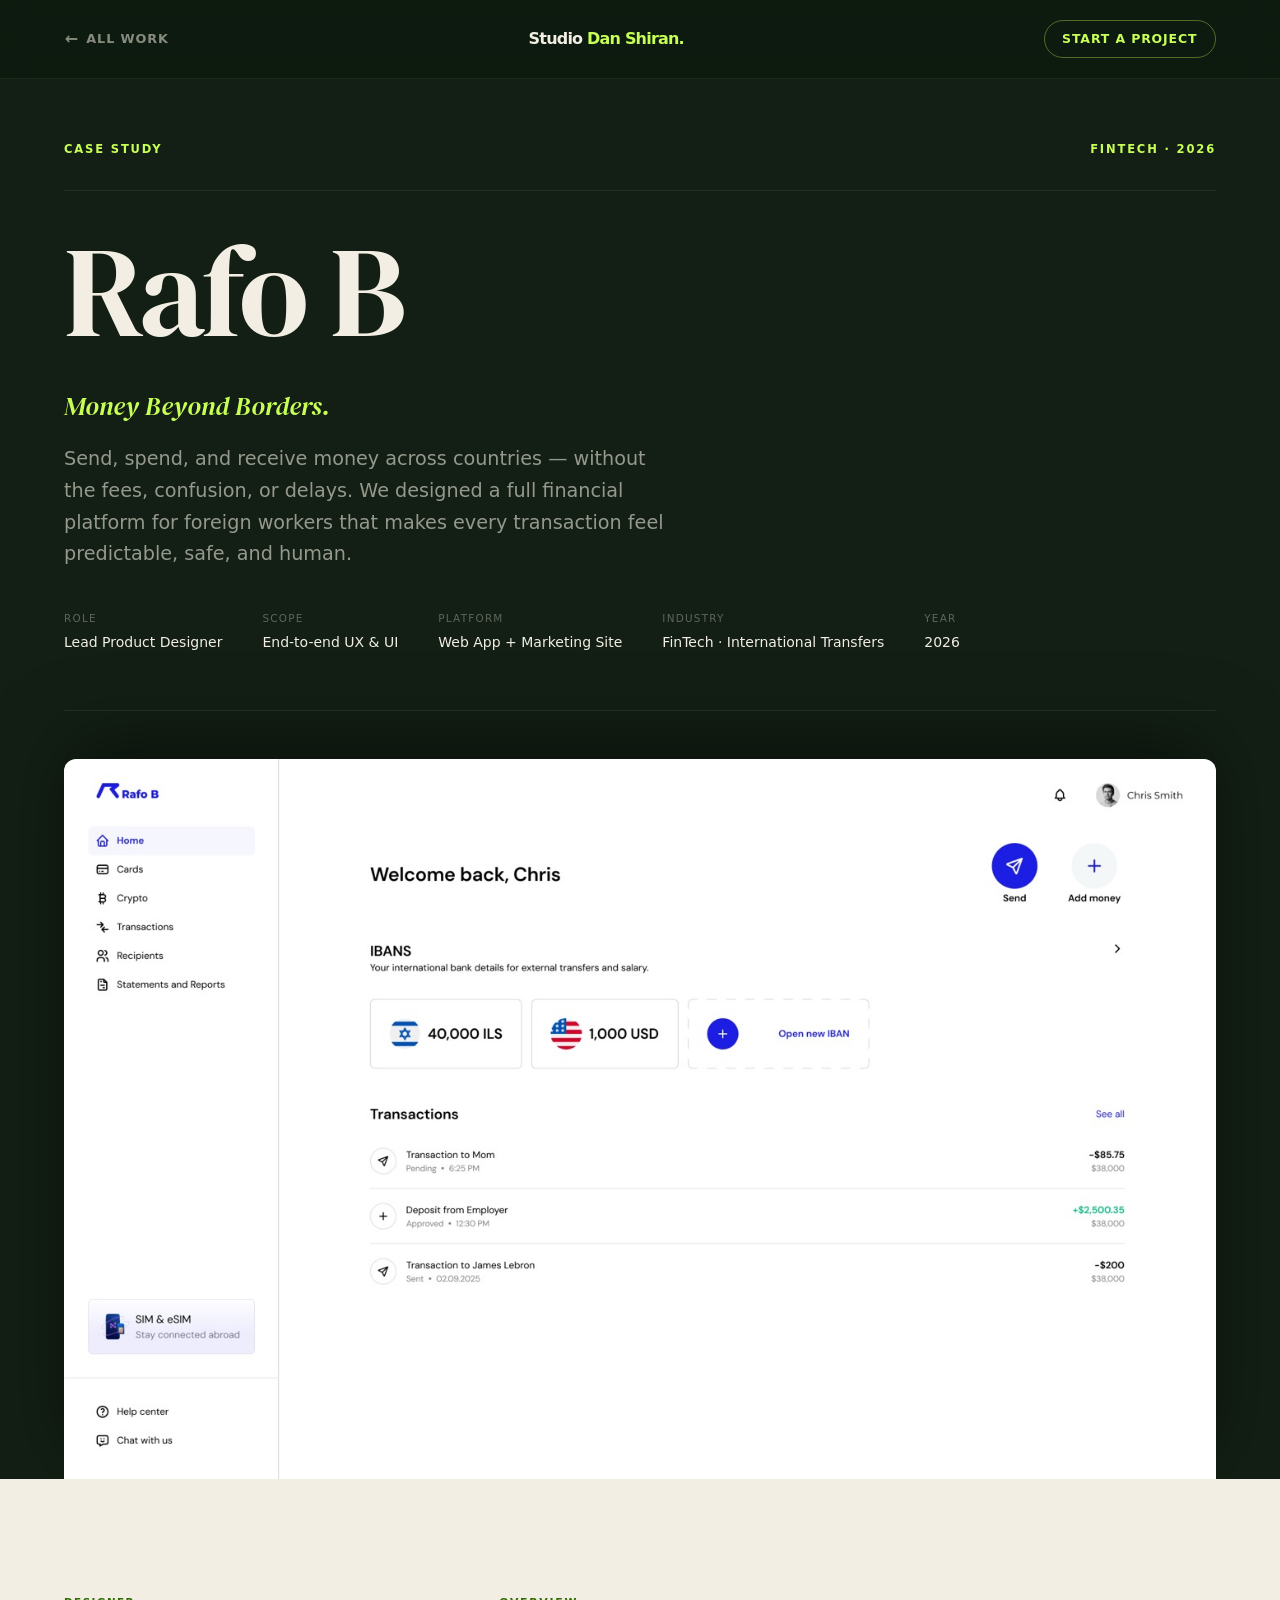
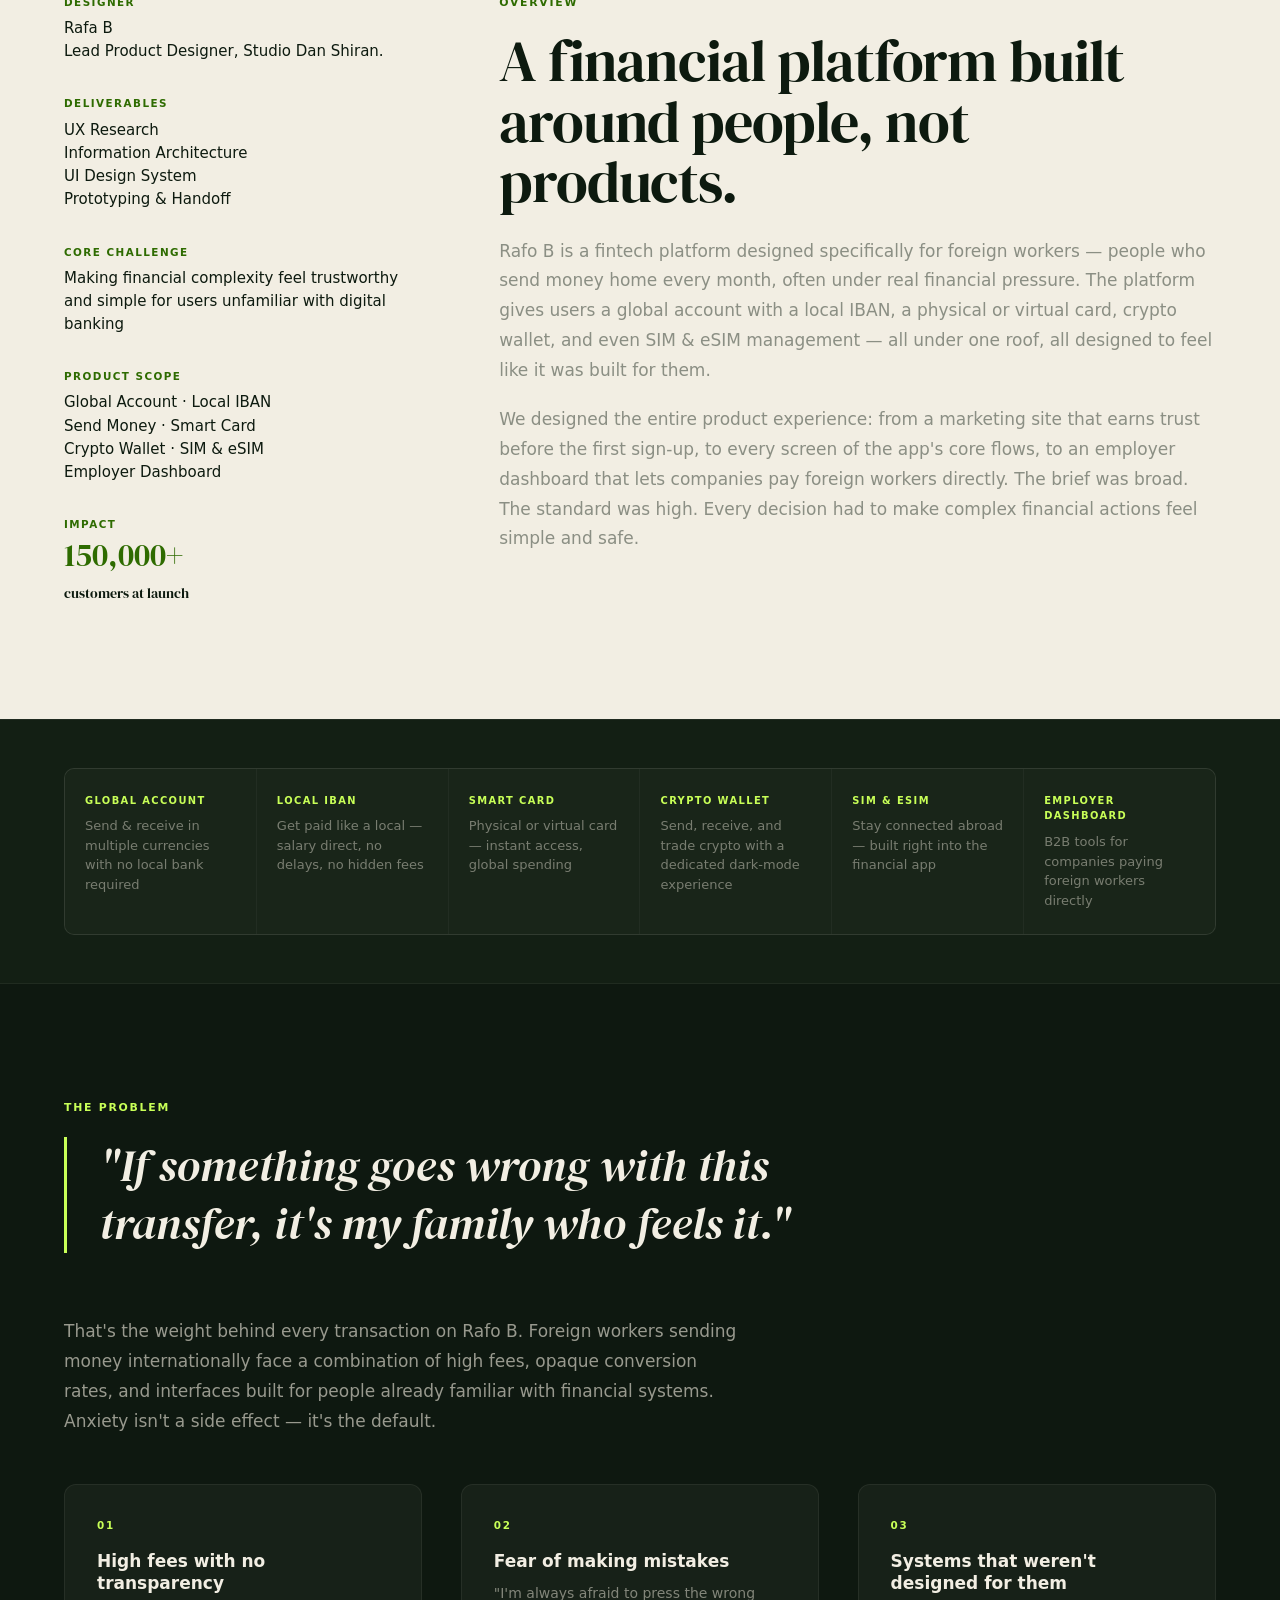
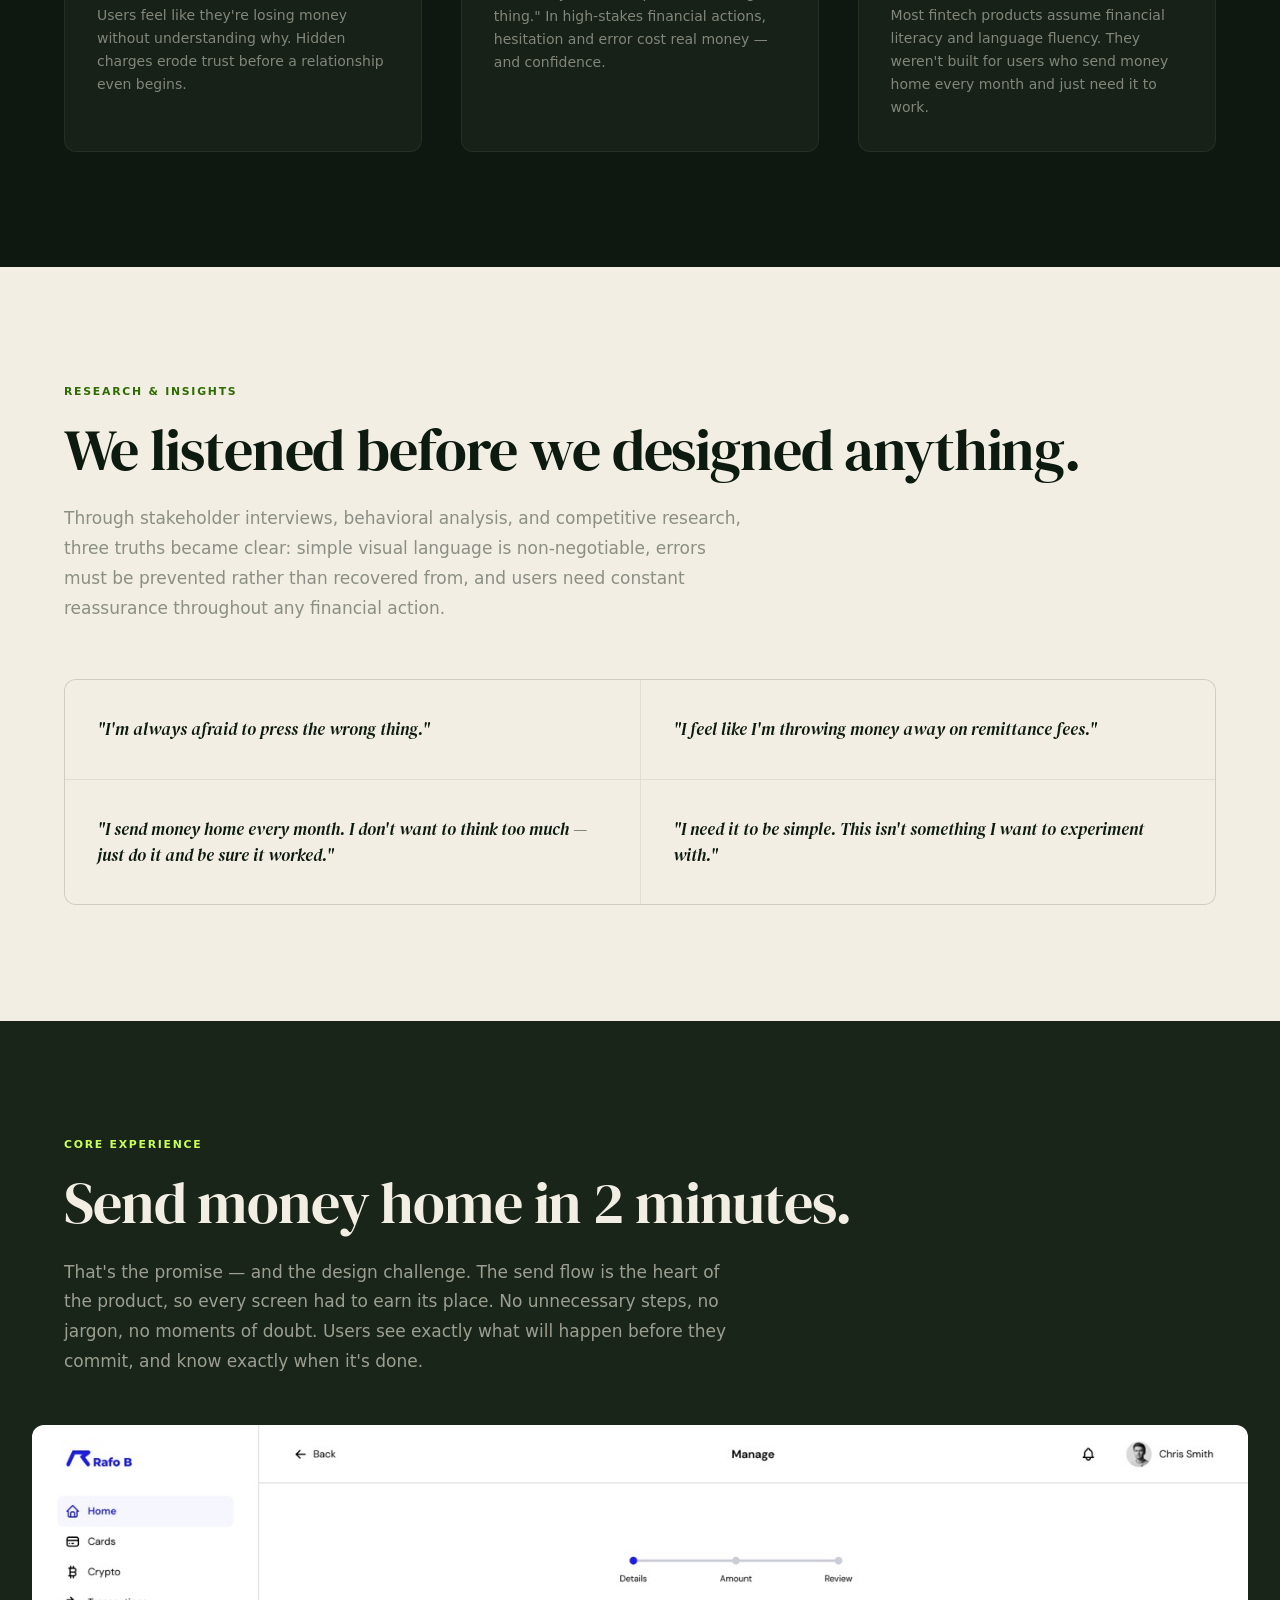
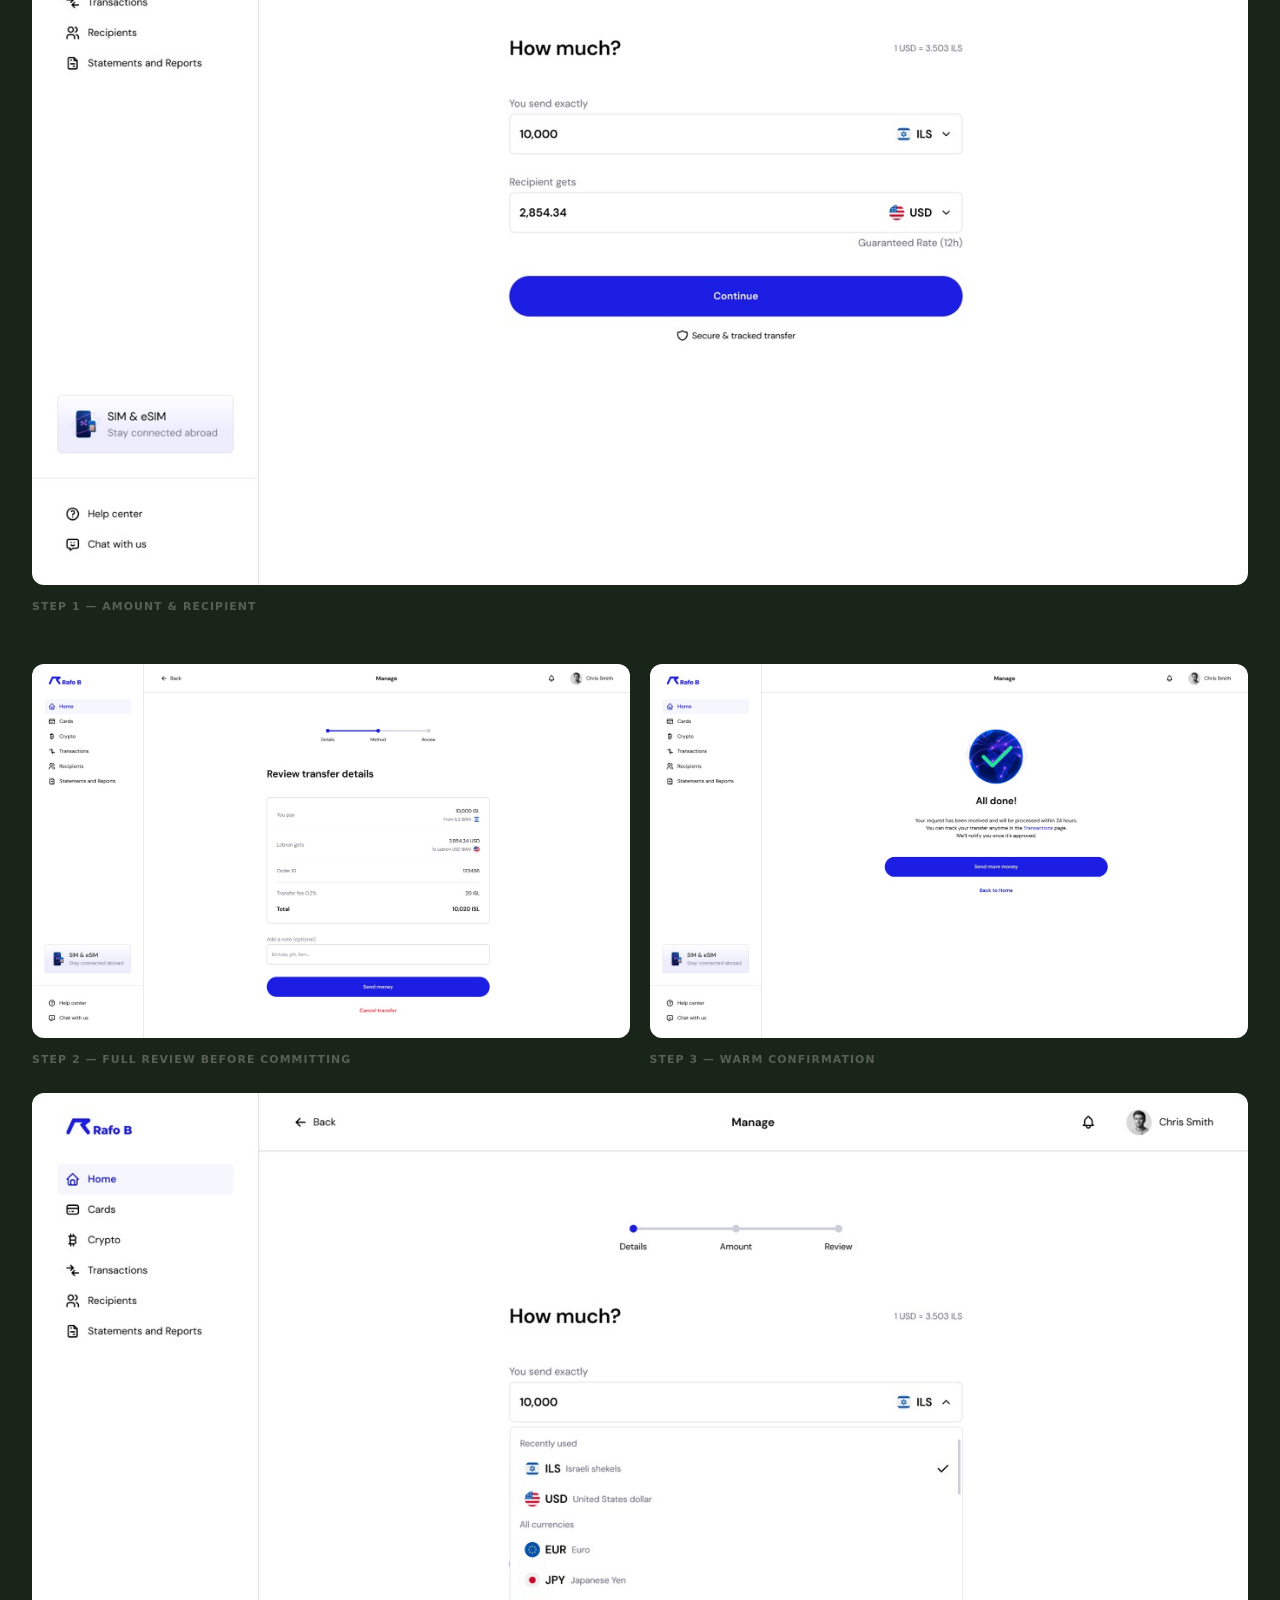
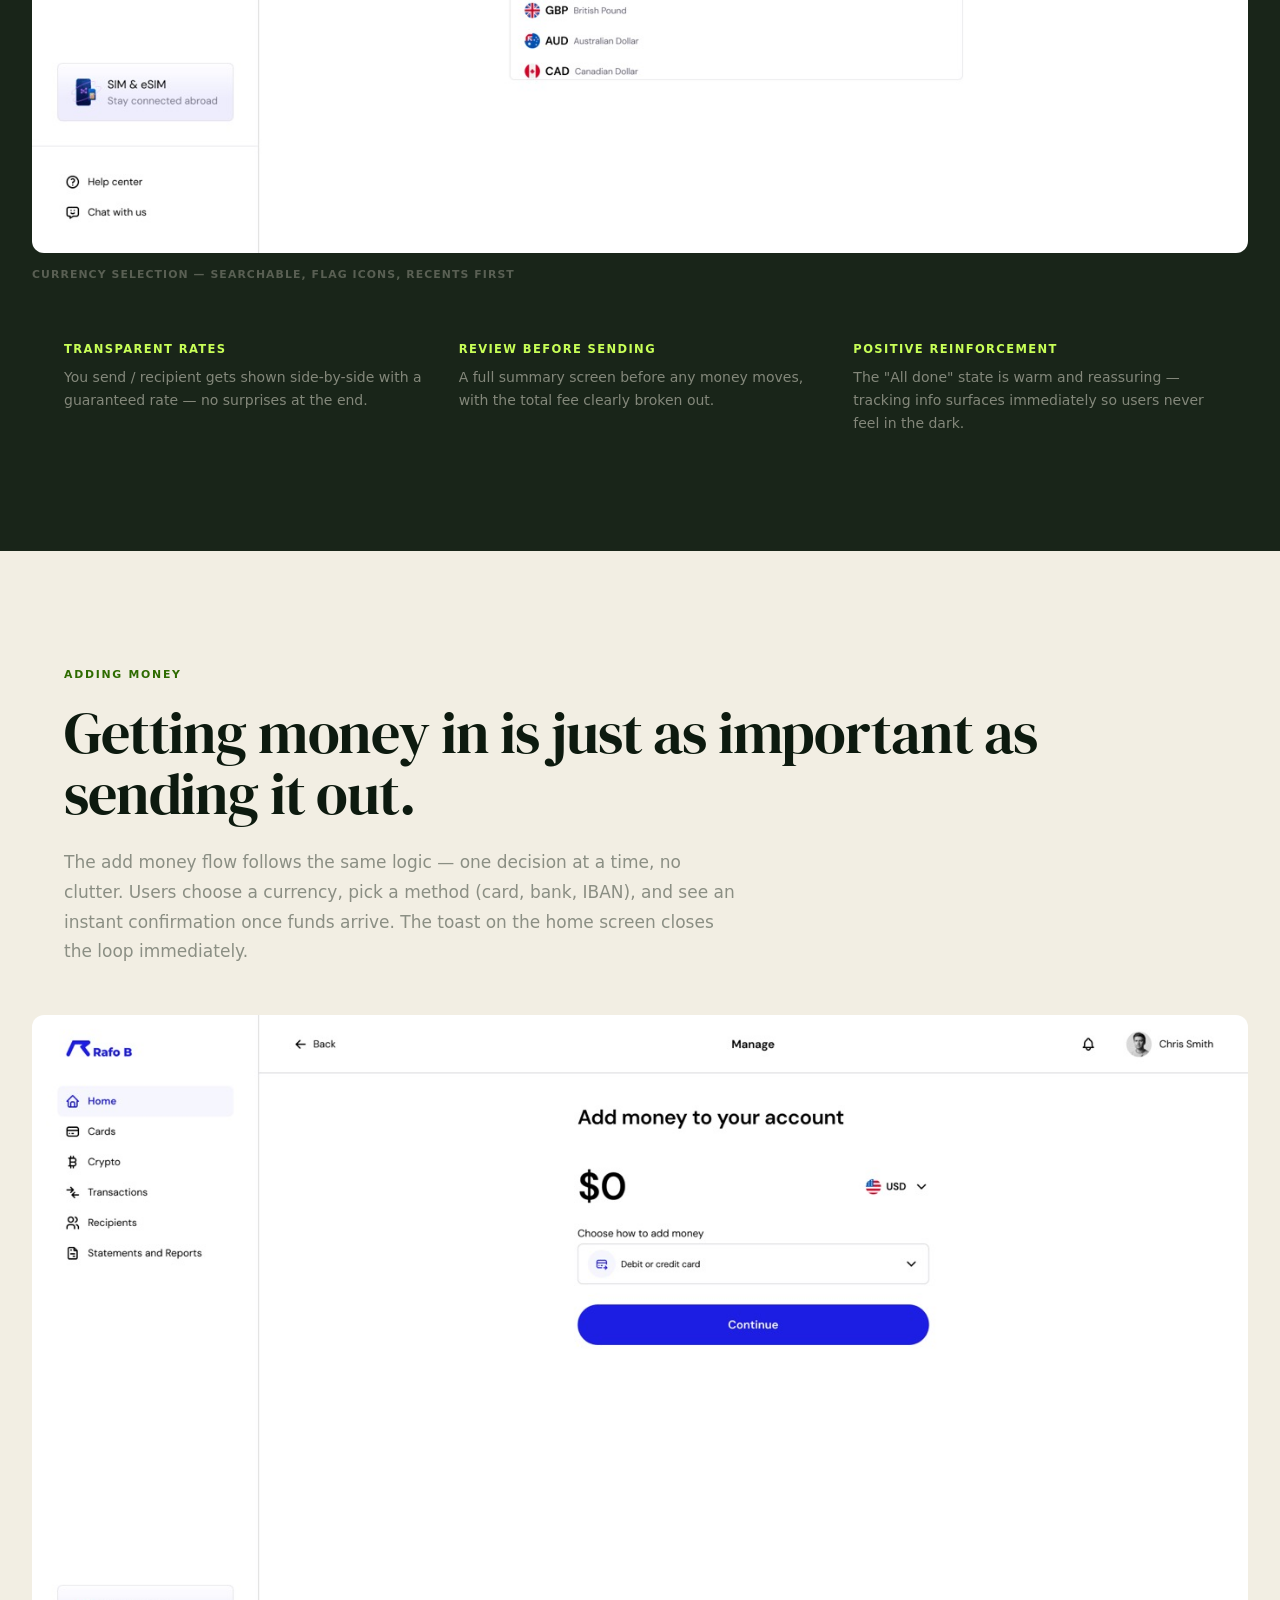
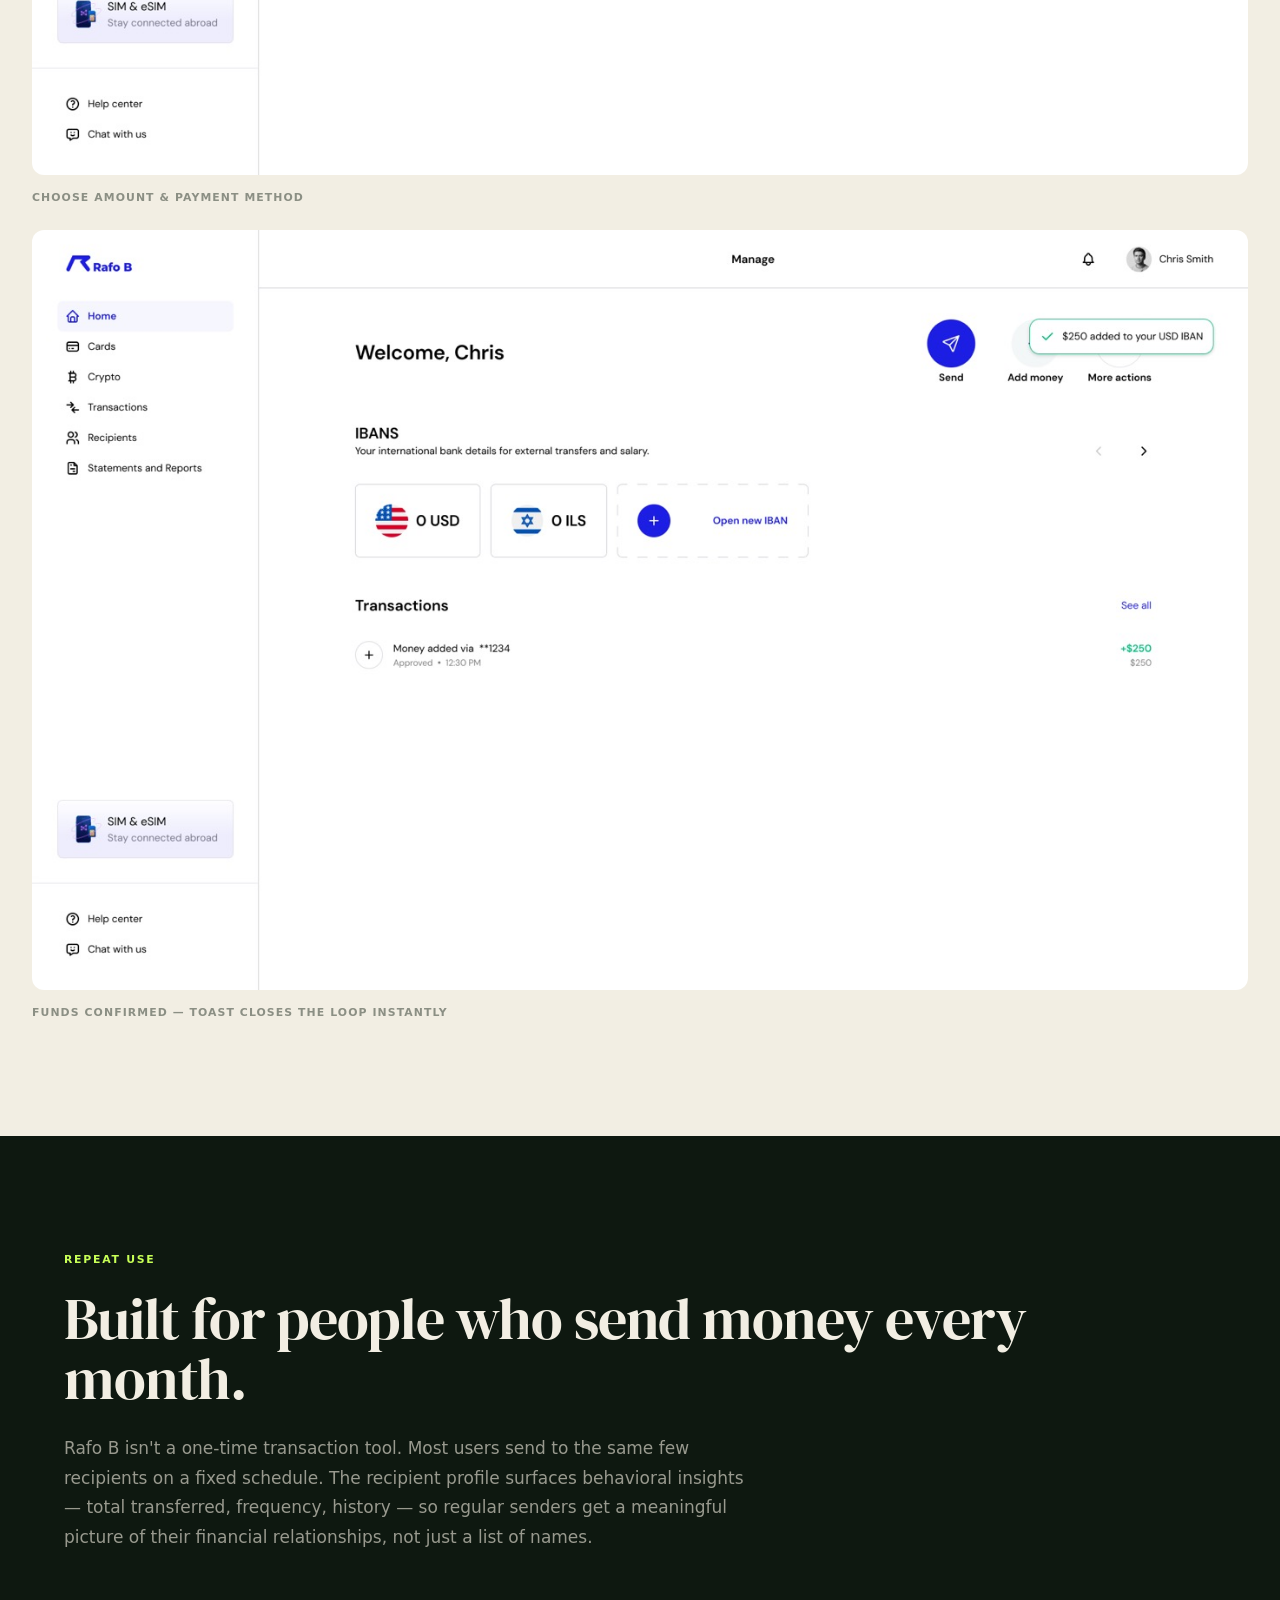
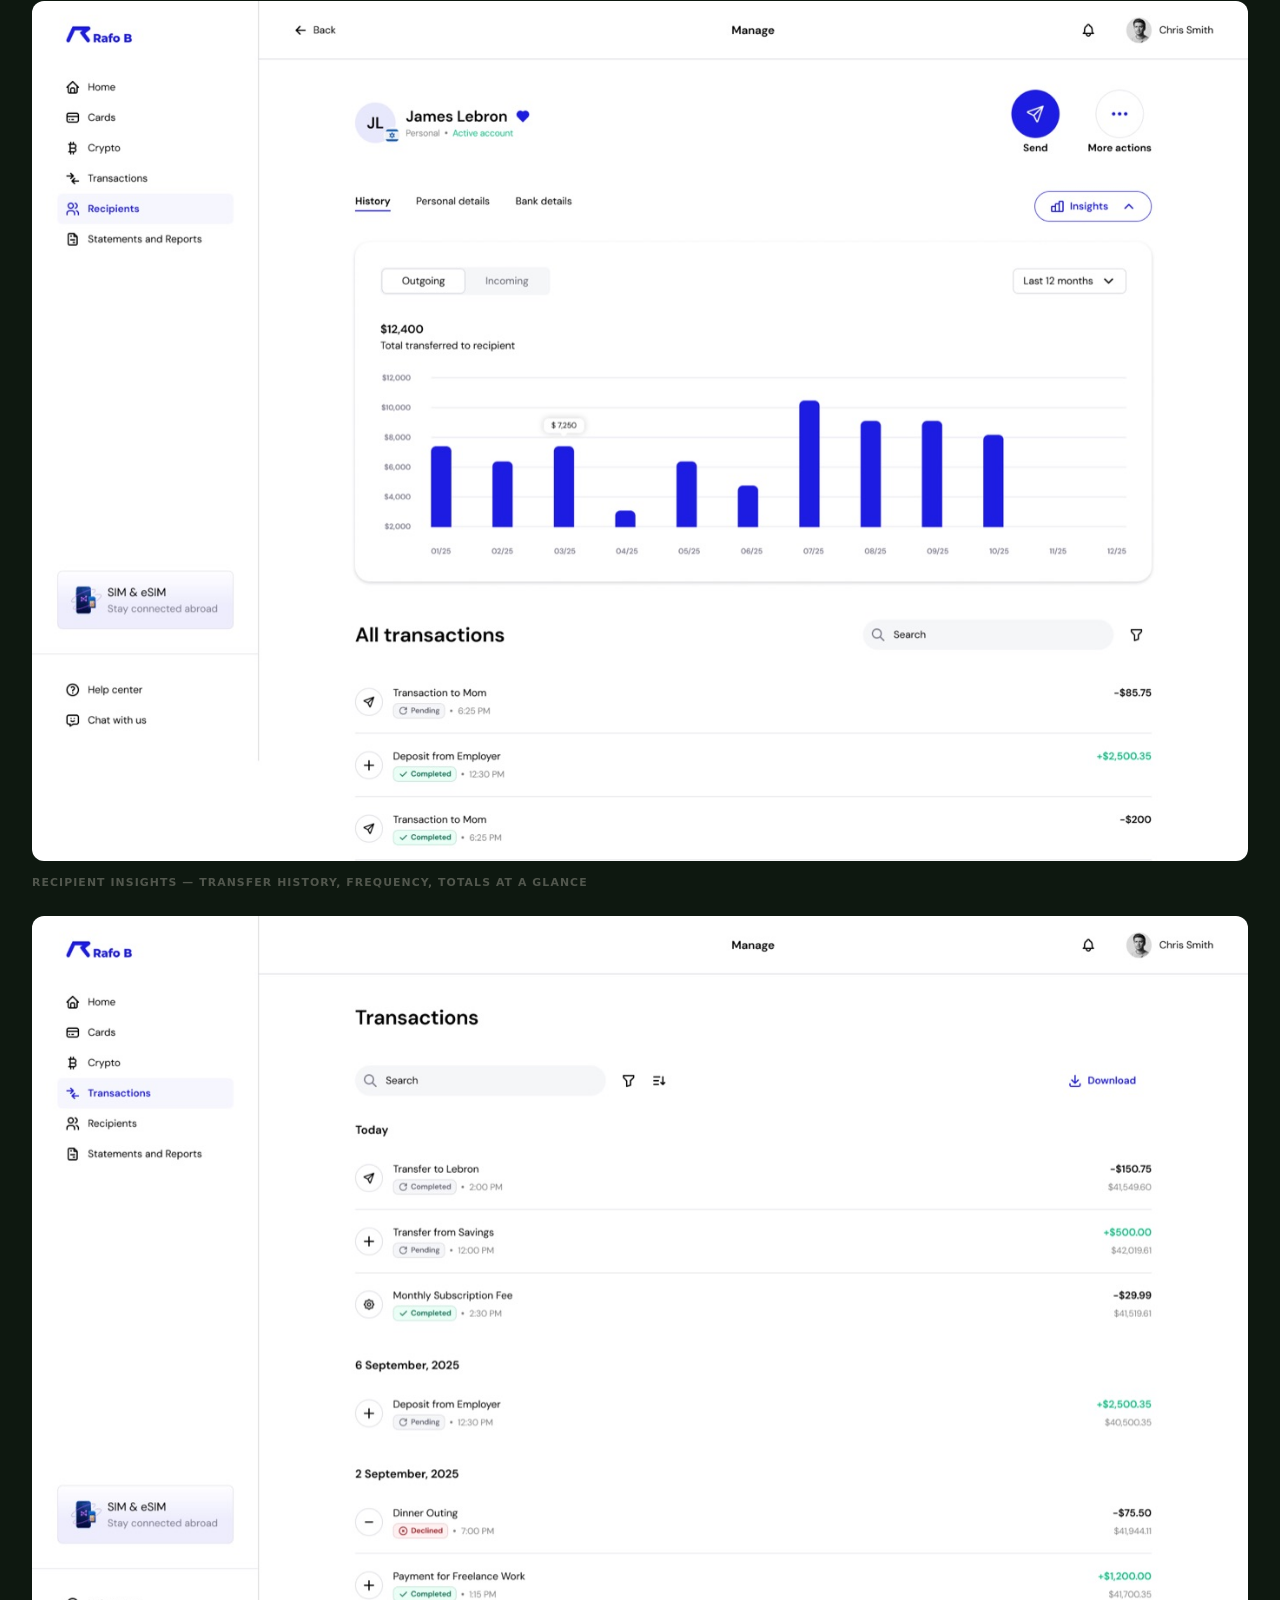
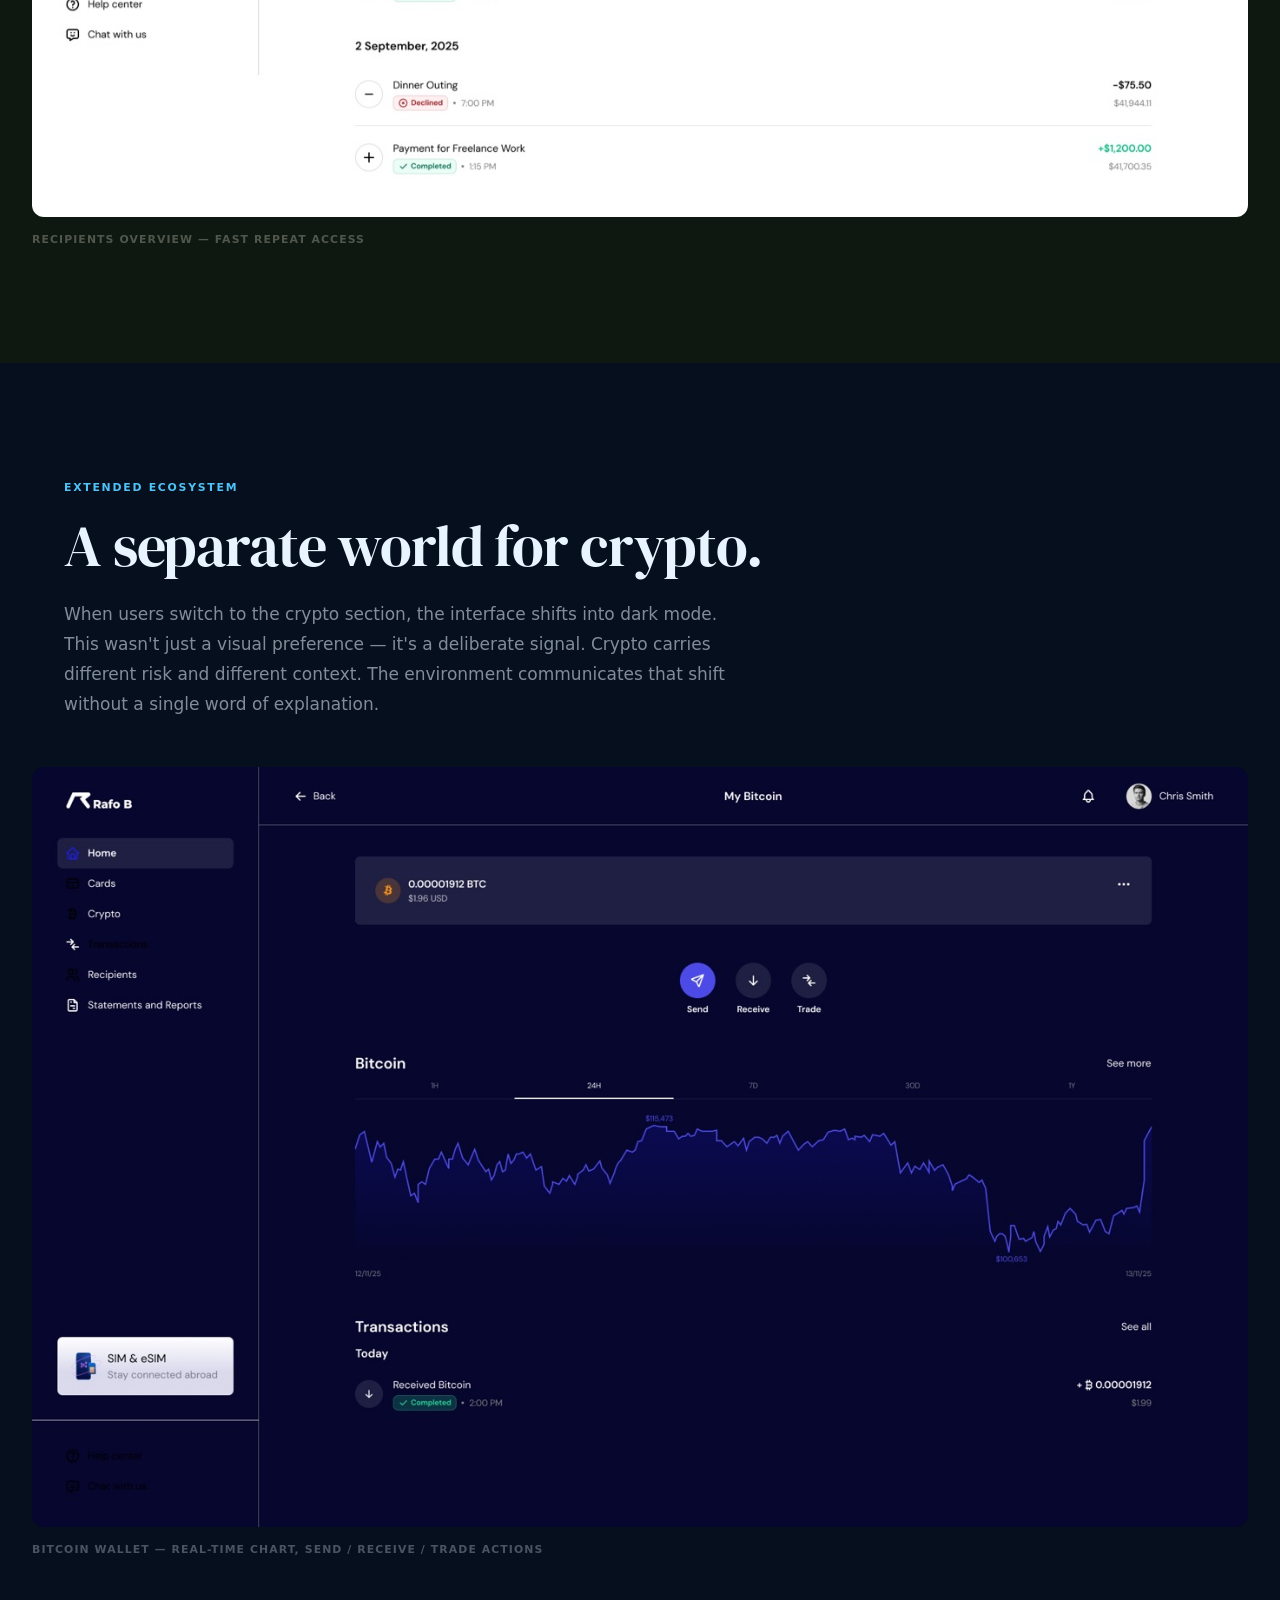
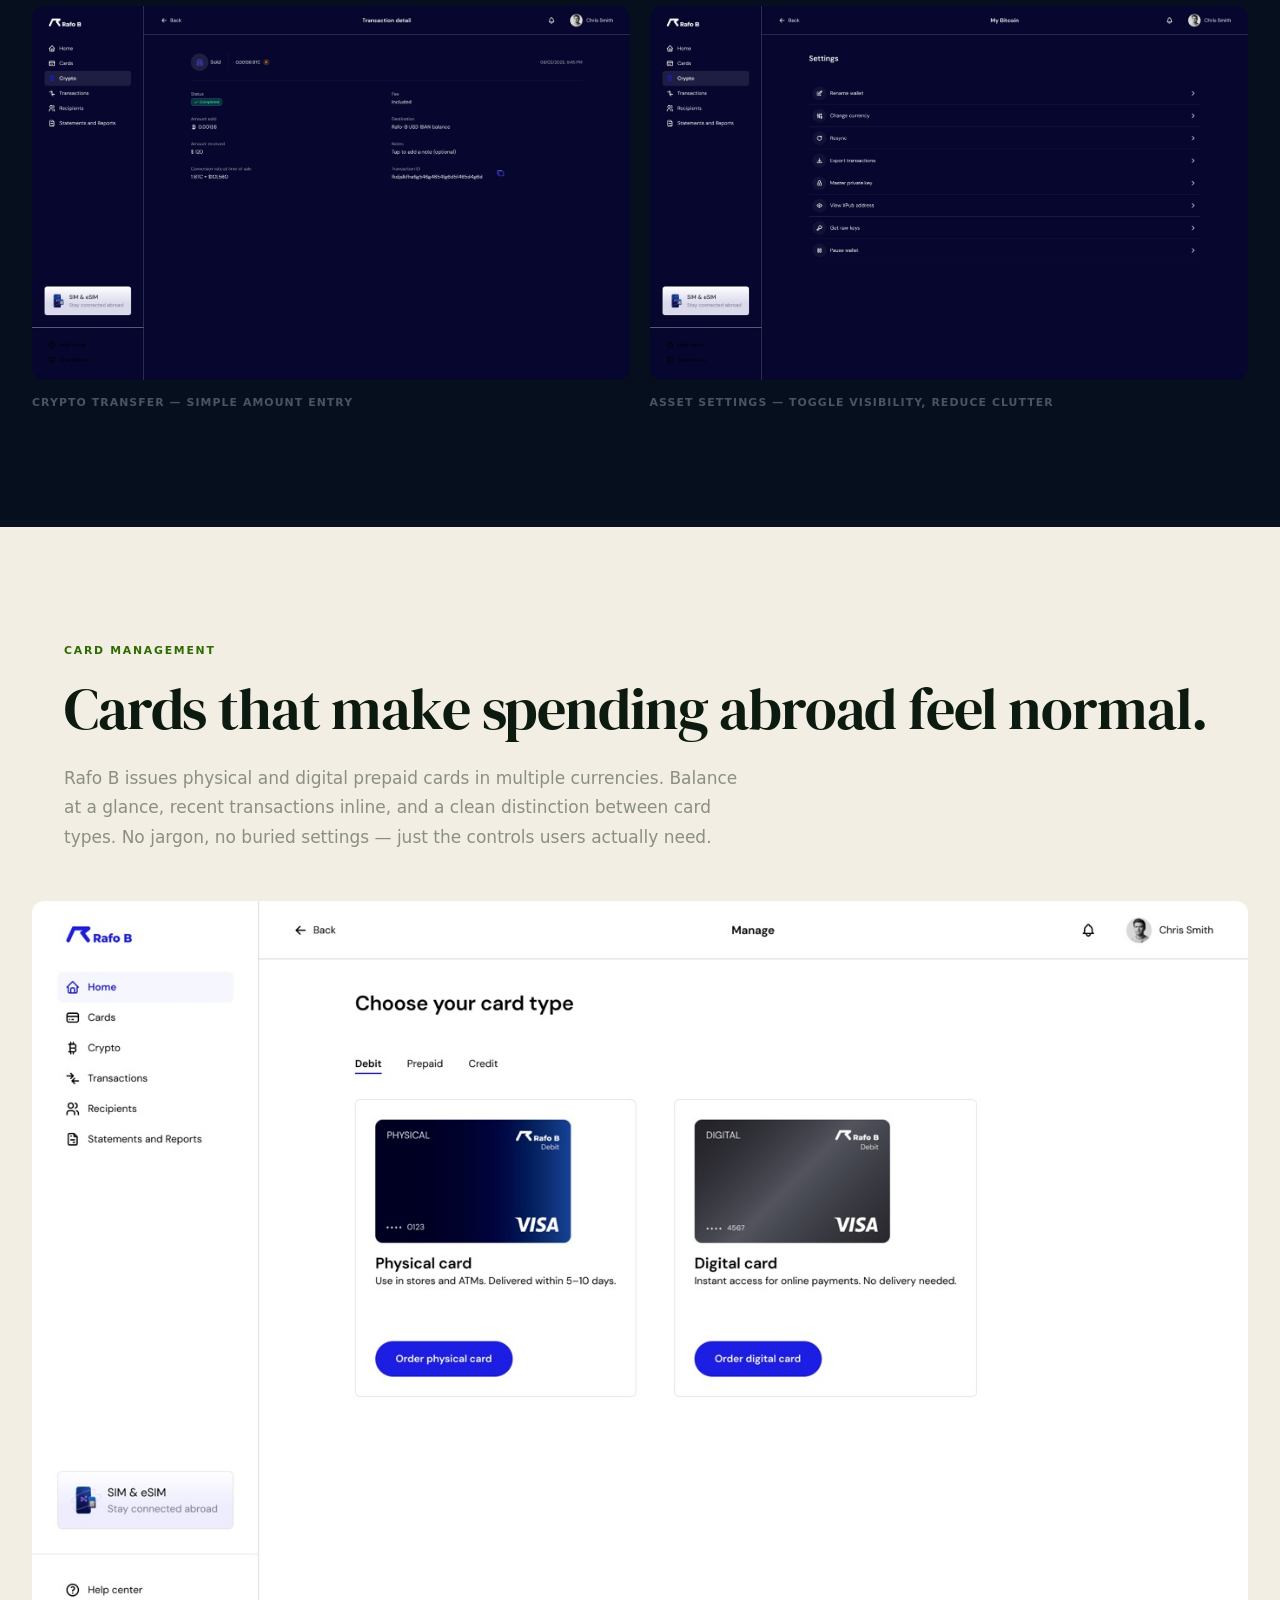
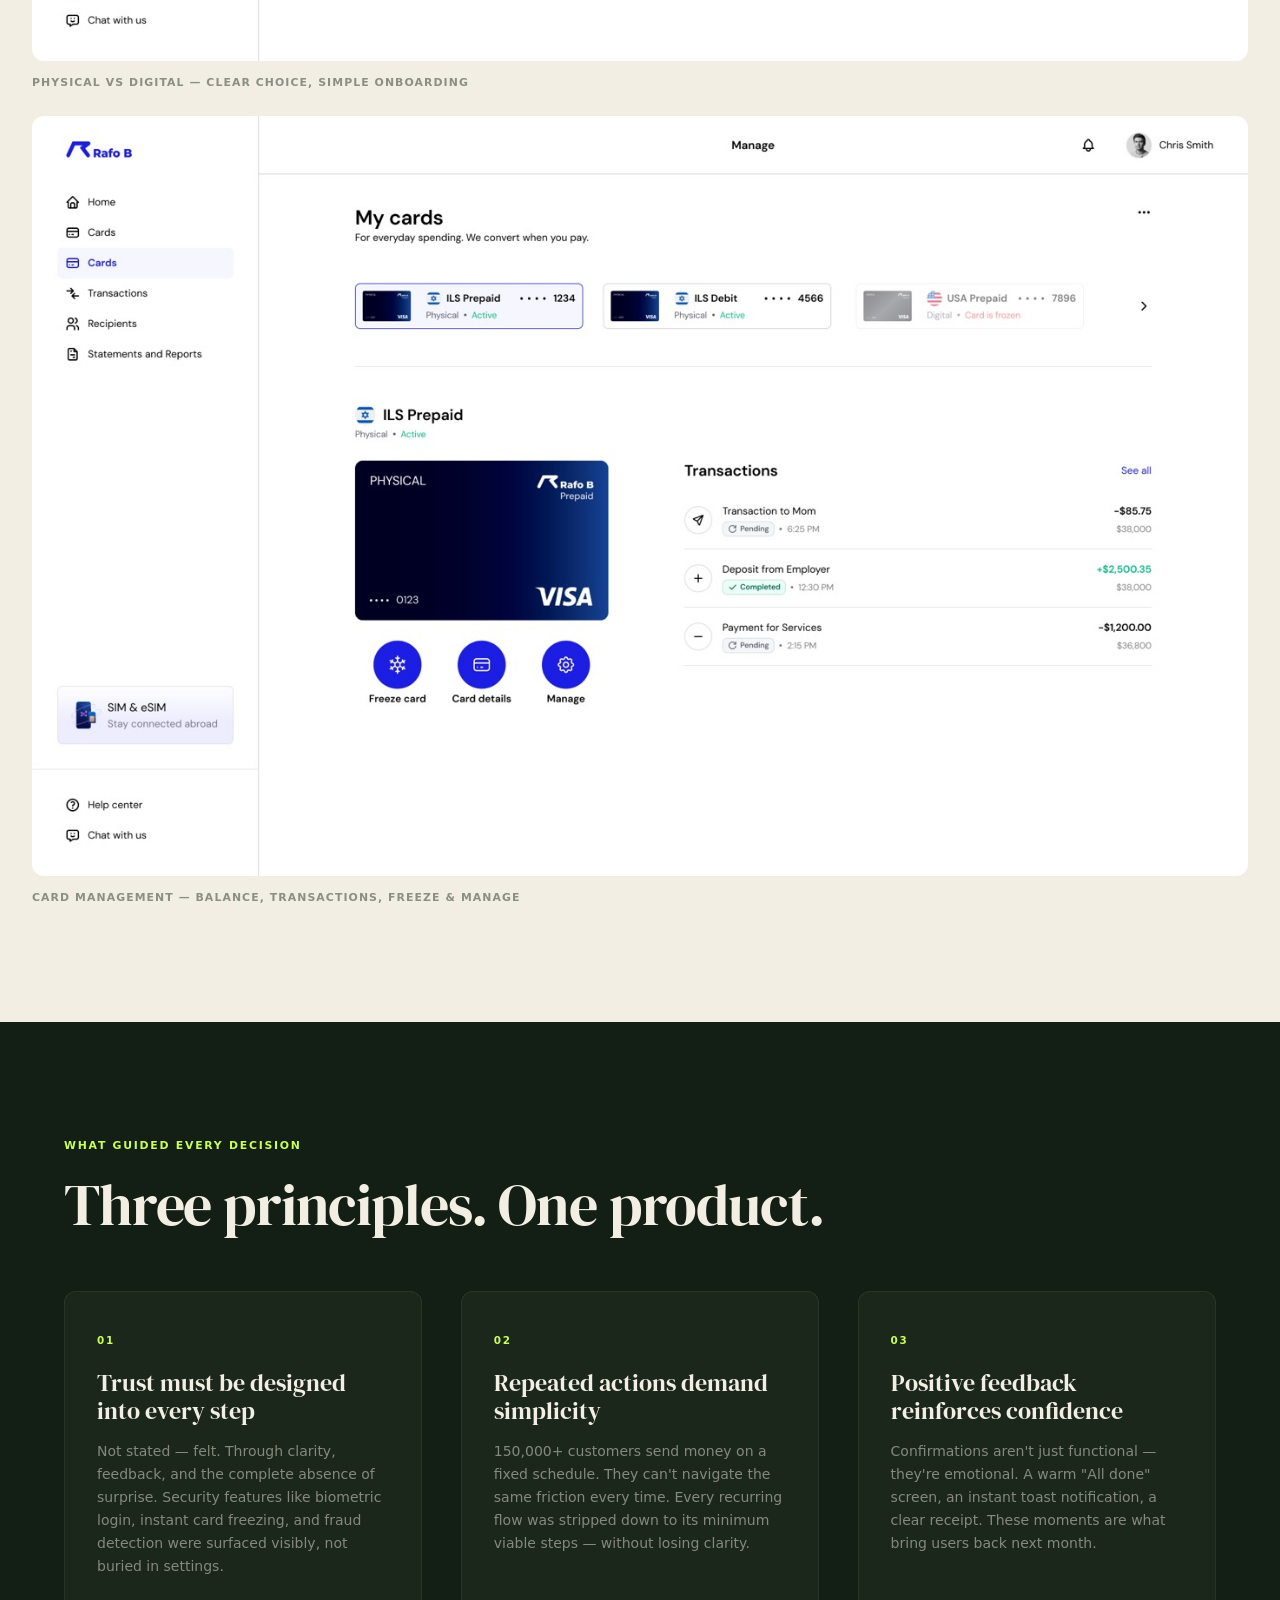
<file: rafo-b.html>
<!DOCTYPE html>
<html lang="en">
<head>
  <meta charset="UTF-8" />
  <meta name="viewport" content="width=device-width, initial-scale=1.0" />
  <title>Rafo B — Case Study · Studio Dan Shiran.</title>
  <link rel="preconnect" href="https://fonts.googleapis.com" />
  <link rel="preconnect" href="https://fonts.gstatic.com" crossorigin />
  <link href="https://fonts.googleapis.com/css2?family=DM+Serif+Display:ital@0;1&family=Inter:wght@300;400;500;600;700&display=swap" rel="stylesheet" />
  <link rel="stylesheet" href="css/styles.css" />
  <style>

    /* =============================================
       CASE STUDY PAGE — LOCAL STYLES
       ============================================= */

    body { background: var(--dark); }

    /* ---- NAV ---- */
    .cs-nav {
      position: fixed;
      top: 0; left: 0; right: 0;
      z-index: 100;
      padding: 1.25rem clamp(1.5rem, 5vw, 4rem);
      display: flex;
      align-items: center;
      justify-content: space-between;
      background: rgba(13,26,15,0.85);
      backdrop-filter: blur(12px);
      border-bottom: 1px solid rgba(237,233,220,0.06);
    }
    .cs-nav-back {
      display: inline-flex;
      align-items: center;
      gap: 0.5rem;
      font-size: 0.8rem;
      font-weight: 600;
      letter-spacing: 0.07em;
      text-transform: uppercase;
      color: rgba(237,233,220,0.55);
      transition: color 0.2s, gap 0.2s;
    }
    .cs-nav-back:hover { color: var(--cream); gap: 0.75rem; }
    .cs-nav-back .arr { font-size: 1rem; transform: scaleX(-1); display: inline-block; }
    .cs-nav-logo {
      font-family: var(--f-body);
      font-size: 1rem;
      font-weight: 700;
      color: var(--cream);
      letter-spacing: -0.05em;
    }
    .cs-nav-logo .hl { color: #C8FF57; }
    .cs-nav-cta {
      font-size: 0.78rem;
      font-weight: 600;
      letter-spacing: 0.07em;
      text-transform: uppercase;
      color: var(--lime);
      border: 1.5px solid rgba(200,255,87,0.35);
      padding: 0.5rem 1.1rem;
      border-radius: 100px;
      transition: background 0.2s, border-color 0.2s;
    }
    .cs-nav-cta:hover { background: var(--lime); color: var(--dark); border-color: var(--lime); }

    /* ---- HERO ---- */
    .cs-hero {
      padding-top: 140px;
      padding-bottom: 0;
      background: var(--dark);
      overflow: hidden;
    }
    .cs-hero-inner {
      max-width: 1280px;
      margin: 0 auto;
      padding: 0 clamp(1.5rem, 5vw, 4rem);
    }
    .cs-hero-split {
      display: grid;
      grid-template-columns: 1fr 1fr;
      gap: clamp(3rem, 5vw, 6rem);
      align-items: center;
    }
    .cs-hero-right {
      display: flex;
      align-items: flex-end;
      padding-bottom: 3.5rem;
    }
    .cs-hero-meta-panel {
      width: 100%;
      border: 1px solid rgba(237,233,220,0.1);
      border-radius: 14px;
      overflow: hidden;
    }
    .cs-meta-row {
      display: flex;
      justify-content: space-between;
      align-items: baseline;
      padding: 1.1rem 1.5rem;
      border-bottom: 1px solid rgba(237,233,220,0.07);
      gap: 1rem;
    }
    .cs-meta-row:last-child { border-bottom: none; }
    @media (max-width: 860px) {
      .cs-hero-split { grid-template-columns: 1fr; }
      .cs-hero-right { display: none; }
    }
    .cs-hero-topbar {
      display: flex;
      justify-content: space-between;
      align-items: center;
      padding-bottom: 2rem;
      border-bottom: 1px solid rgba(237,233,220,0.08);
      margin-bottom: 2.5rem;
    }
    .cs-hero-eyebrow {
      font-size: 0.72rem;
      font-weight: 700;
      letter-spacing: 0.16em;
      text-transform: uppercase;
      color: var(--lime);
      margin-bottom: 1.5rem;
    }
    .cs-hero-title {
      font-family: var(--f-disp);
      font-size: clamp(4rem, 10vw, 10rem);
      font-weight: 400;
      line-height: 0.95;
      letter-spacing: -0.03em;
      color: var(--cream);
      margin-bottom: 2rem;
    }
    .cs-hero-sub {
      font-size: clamp(1rem, 1.5vw, 1.25rem);
      line-height: 1.65;
      color: rgba(237,233,220,0.6);
      max-width: 600px;
      margin-bottom: 2.5rem;
    }
    .cs-hero-meta {
      display: flex;
      flex-wrap: wrap;
      gap: 1rem 2.5rem;
      padding-bottom: 3.5rem;
      border-bottom: 1px solid rgba(237,233,220,0.08);
      margin-bottom: 0;
    }
    .cs-meta-item { display: flex; flex-direction: column; gap: 0.3rem; }
    .cs-meta-label {
      font-size: 0.65rem;
      letter-spacing: 0.12em;
      text-transform: uppercase;
      color: rgba(237,233,220,0.35);
    }
    .cs-meta-value {
      font-size: 0.875rem;
      font-weight: 500;
      color: var(--cream);
    }

    .cs-hero-image {
      max-width: 1280px;
      margin: 0 auto;
      padding: 0 clamp(1.5rem, 5vw, 4rem);
      padding-top: 3rem;
    }
    .cs-hero-image img {
      width: 100%;
      border-radius: 12px 12px 0 0;
      display: block;
      box-shadow: 0 -20px 80px rgba(0,0,0,0.4);
    }

    /* ---- SHARED SECTION STYLES ---- */
    .csp {
      padding: clamp(5rem, 9vw, 9rem) 0;
    }
    .csp-inner {
      max-width: 1280px;
      margin: 0 auto;
      padding: 0 clamp(1.5rem, 5vw, 4rem);
    }
    .csp-label {
      font-size: 0.68rem;
      font-weight: 700;
      letter-spacing: 0.16em;
      text-transform: uppercase;
      margin-bottom: 1.25rem;
    }
    .csp-label-dk { color: var(--lime); }
    .csp-label-lt { color: var(--lime-dk); }
    .csp-title-dk {
      font-family: var(--f-disp);
      font-size: clamp(2.25rem, 4.5vw, 4.5rem);
      font-weight: 400;
      line-height: 1.05;
      letter-spacing: -0.02em;
      color: var(--cream);
      margin-bottom: 1.5rem;
    }
    .csp-title-lt {
      font-family: var(--f-disp);
      font-size: clamp(2.25rem, 4.5vw, 4.5rem);
      font-weight: 400;
      line-height: 1.05;
      letter-spacing: -0.02em;
      color: var(--t-lt);
      margin-bottom: 1.5rem;
    }
    .csp-body-dk {
      font-size: 1.0625rem;
      line-height: 1.75;
      color: rgba(237,233,220,0.62);
    }
    .csp-body-lt {
      font-size: 1.0625rem;
      line-height: 1.75;
      color: var(--m-lt);
    }

    /* ---- OVERVIEW ---- */
    .cs-overview { background: var(--cream); color: var(--t-lt); }
    .cs-overview-grid {
      display: grid;
      grid-template-columns: 1fr 2fr;
      gap: clamp(3rem, 6vw, 7rem);
      align-items: start;
    }
    .cs-overview-aside { display: flex; flex-direction: column; gap: 2rem; }
    .cs-aside-block { display: flex; flex-direction: column; gap: 0.4rem; }
    .cs-aside-label {
      font-size: 0.65rem;
      font-weight: 700;
      letter-spacing: 0.14em;
      text-transform: uppercase;
      color: var(--lime-dk);
    }
    .cs-aside-value {
      font-size: 0.9375rem;
      color: var(--t-lt);
      line-height: 1.55;
    }
    .cs-overview-body { }
    .cs-overview-body p { margin-bottom: 1.25rem; }
    .cs-overview-body p:last-child { margin-bottom: 0; }

    /* ---- PROBLEM ---- */
    .cs-problem { background: var(--dark-3); }
    .cs-pull-quote {
      font-family: var(--f-disp);
      font-size: clamp(1.75rem, 3.5vw, 3rem);
      font-weight: 400;
      font-style: italic;
      line-height: 1.3;
      color: var(--cream);
      border-left: 3px solid var(--lime);
      padding-left: 2rem;
      margin-bottom: 4rem;
      max-width: 820px;
    }
    .cs-pain-grid {
      display: grid;
      grid-template-columns: repeat(3, 1fr);
      gap: clamp(1.5rem, 3vw, 2.5rem);
      margin-top: 3rem;
    }
    .cs-pain-card {
      background: rgba(237,233,220,0.04);
      border: 1px solid rgba(237,233,220,0.07);
      border-radius: 12px;
      padding: 2rem;
    }
    .cs-pain-num {
      font-size: 0.65rem;
      font-weight: 700;
      letter-spacing: 0.16em;
      text-transform: uppercase;
      color: var(--lime);
      margin-bottom: 1rem;
    }
    .cs-pain-title {
      font-size: 1.0625rem;
      font-weight: 600;
      color: var(--cream);
      margin-bottom: 0.6rem;
      line-height: 1.3;
    }
    .cs-pain-desc {
      font-size: 0.875rem;
      line-height: 1.65;
      color: rgba(237,233,220,0.5);
    }

    /* ---- USER VOICES ---- */
    .cs-voices { background: var(--cream); }
    .cs-voices-grid {
      display: grid;
      grid-template-columns: repeat(2, 1fr);
      gap: 1px;
      background: rgba(13,26,15,0.08);
      border: 1px solid rgba(13,26,15,0.08);
      border-radius: 12px;
      overflow: hidden;
      margin-top: 3.5rem;
    }
    .cs-voice {
      background: var(--cream);
      padding: 2.25rem 2rem;
    }
    .cs-voice-quote {
      font-family: var(--f-disp);
      font-size: 1.0625rem;
      font-style: italic;
      line-height: 1.55;
      color: var(--t-lt);
      margin-bottom: 0;
    }

    /* ---- FULL-WIDTH IMAGE ---- */
    .cs-img-full {
      width: 100%;
      display: block;
      border-radius: 12px;
    }
    .cs-img-caption {
      font-size: 0.72rem;
      letter-spacing: 0.08em;
      text-transform: uppercase;
      margin-top: 1rem;
      text-align: center;
    }
    .cs-img-caption-dk { color: rgba(237,233,220,0.3); }
    .cs-img-caption-lt { color: var(--m-lt); }

    /* ---- WIDE CONTAINER (for screens) ---- */
    .csp-inner-wide {
      max-width: 1600px;
      margin: 0 auto;
      padding: 0 clamp(1rem, 2.5vw, 2.5rem);
    }

    /* ---- SCREENS ---- */
    .cs-screen-wrap { display: flex; flex-direction: column; gap: 0.85rem; }
    .cs-screen-wrap img {
      width: 100%;
      border-radius: 12px;
      display: block;
    }
    .cs-screen-single { margin-top: 3rem; }
    .cs-screen-single img {
      width: 100%;
      border-radius: 12px;
      display: block;
    }
    .cs-screens-2 {
      display: grid;
      grid-template-columns: repeat(2, 1fr);
      gap: clamp(1rem, 1.5vw, 1.5rem);
      margin-top: 3rem;
    }
    .cs-screens-3 {
      display: grid;
      grid-template-columns: repeat(3, 1fr);
      gap: clamp(1rem, 1.5vw, 1.5rem);
      margin-top: 3rem;
    }
    .cs-screen-label {
      font-size: 0.68rem;
      font-weight: 600;
      letter-spacing: 0.1em;
      text-transform: uppercase;
    }
    .cs-screen-label-dk { color: rgba(237,233,220,0.3); }
    .cs-screen-label-lt { color: var(--m-lt); }

    /* ---- CRYPTO SECTION ---- */
    .cs-crypto { background: #060f1e; }
    .cs-crypto .csp-label-dk { color: #4fc3f7; }
    .cs-crypto .csp-title-dk { color: #e8f4ff; }
    .cs-crypto .csp-body-dk { color: rgba(232,244,255,0.55); }

    /* ---- PRINCIPLES ---- */
    .cs-principles { background: var(--dark); }
    .cs-principles-grid {
      display: grid;
      grid-template-columns: repeat(3, 1fr);
      gap: clamp(1.5rem, 3vw, 2.5rem);
      margin-top: 3.5rem;
    }
    .cs-principle {
      padding: 2.5rem 2rem;
      background: rgba(237,233,220,0.04);
      border: 1px solid rgba(237,233,220,0.07);
      border-radius: 12px;
    }
    .cs-principle-num {
      font-size: 0.65rem;
      font-weight: 700;
      letter-spacing: 0.16em;
      text-transform: uppercase;
      color: var(--lime);
      margin-bottom: 1.25rem;
    }
    .cs-principle-title {
      font-family: var(--f-disp);
      font-size: 1.5rem;
      font-weight: 400;
      color: var(--cream);
      line-height: 1.2;
      margin-bottom: 0.85rem;
    }
    .cs-principle-desc {
      font-size: 0.875rem;
      line-height: 1.65;
      color: rgba(237,233,220,0.5);
    }

    /* ---- CTA FOOTER ---- */
    .cs-footer-cta {
      background: var(--dark-2);
      padding: clamp(5rem, 9vw, 9rem) 0;
      text-align: center;
      border-top: 1px solid rgba(237,233,220,0.06);
    }
    .cs-footer-cta-eyebrow {
      font-size: 0.7rem;
      font-weight: 700;
      letter-spacing: 0.16em;
      text-transform: uppercase;
      color: var(--lime);
      margin-bottom: 1.25rem;
    }
    .cs-footer-cta-title {
      font-family: var(--f-disp);
      font-size: clamp(2.5rem, 5vw, 5rem);
      font-weight: 400;
      line-height: 1.05;
      letter-spacing: -0.02em;
      color: var(--cream);
      margin-bottom: 2rem;
    }
    .cs-footer-cta-actions {
      display: flex;
      align-items: center;
      justify-content: center;
      gap: 1rem;
      flex-wrap: wrap;
    }

    /* ---- RESPONSIVE ---- */
    @media (max-width: 900px) {
      .cs-overview-grid { grid-template-columns: 1fr; }
      .cs-pain-grid { grid-template-columns: 1fr; }
      .cs-principles-grid { grid-template-columns: 1fr; }
      .cs-voices-grid { grid-template-columns: 1fr; }
      .cs-screens-3 { grid-template-columns: 1fr 1fr; }
    }
    @media (max-width: 600px) {
      .cs-screens-2 { grid-template-columns: 1fr; }
      .cs-screens-3 { grid-template-columns: 1fr; }
      .cs-hero-title { font-size: clamp(3.5rem, 16vw, 7rem); }
    }
  </style>
</head>
<body>

  <!-- =============================================
       NAV
       ============================================= -->
  <nav class="cs-nav">
    <a href="index.html" class="cs-nav-back">
      <span class="arr">→</span> All work
    </a>
    <a href="index.html" class="cs-nav-logo">Studio <span class="hl">Dan Shiran.</span></a>
    <a href="index.html#contact" class="cs-nav-cta">Start a project</a>
  </nav>


  <!-- =============================================
       HERO
       ============================================= -->
  <section class="cs-hero">
    <div class="cs-hero-inner">

      <!-- Top bar: label left / category right -->
      <div class="cs-hero-topbar">
        <span class="cs-hero-eyebrow" style="margin-bottom:0;">Case Study</span>
        <span class="cs-hero-eyebrow" style="margin-bottom:0;">FinTech · 2026</span>
      </div>

      <!-- Title -->
      <h1 class="cs-hero-title">Rafo B</h1>

      <!-- Tagline + description -->
      <p class="cs-hero-sub" style="color:var(--lime); font-style:italic; font-family:var(--f-disp); font-size:clamp(1.25rem,2vw,1.75rem); margin-bottom:1rem;">Money Beyond Borders.</p>
      <p class="cs-hero-sub">Send, spend, and receive money across countries — without the fees, confusion, or delays. We designed a full financial platform for foreign workers that makes every transaction feel predictable, safe, and human.</p>

      <!-- Meta strip under description -->
      <div class="cs-hero-meta">
        <div class="cs-meta-item">
          <span class="cs-meta-label">Role</span>
          <span class="cs-meta-value">Lead Product Designer</span>
        </div>
        <div class="cs-meta-item">
          <span class="cs-meta-label">Scope</span>
          <span class="cs-meta-value">End-to-end UX & UI</span>
        </div>
        <div class="cs-meta-item">
          <span class="cs-meta-label">Platform</span>
          <span class="cs-meta-value">Web App + Marketing Site</span>
        </div>
        <div class="cs-meta-item">
          <span class="cs-meta-label">Industry</span>
          <span class="cs-meta-value">FinTech · International Transfers</span>
        </div>
        <div class="cs-meta-item">
          <span class="cs-meta-label">Year</span>
          <span class="cs-meta-value">2026</span>
        </div>
      </div>

    </div>

    <!-- Image peeking from bottom -->
    <div class="cs-hero-image">
      <img src="images/case-studies/rafo-b/Send money flow/Home.jpg" alt="Rafo B — Home Dashboard" />
    </div>
  </section>


  <!-- =============================================
       OVERVIEW
       ============================================= -->
  <section class="csp cs-overview">
    <div class="csp-inner">
      <div class="cs-overview-grid">

        <div class="cs-overview-aside">
          <div class="cs-aside-block">
            <span class="cs-aside-label">Designer</span>
            <span class="cs-aside-value">Rafa B<br>Lead Product Designer, Studio Dan Shiran.</span>
          </div>
          <div class="cs-aside-block">
            <span class="cs-aside-label">Deliverables</span>
            <span class="cs-aside-value">UX Research<br>Information Architecture<br>UI Design System<br>Prototyping & Handoff</span>
          </div>
          <div class="cs-aside-block">
            <span class="cs-aside-label">Core Challenge</span>
            <span class="cs-aside-value">Making financial complexity feel trustworthy and simple for users unfamiliar with digital banking</span>
          </div>
          <div class="cs-aside-block">
            <span class="cs-aside-label">Product Scope</span>
            <span class="cs-aside-value">Global Account · Local IBAN<br>Send Money · Smart Card<br>Crypto Wallet · SIM & eSIM<br>Employer Dashboard</span>
          </div>
          <div class="cs-aside-block">
            <span class="cs-aside-label">Impact</span>
            <span class="cs-aside-value" style="font-size:2rem; font-family:var(--f-disp); color:var(--lime-dk); line-height:1;">150,000+<br><span style="font-size:0.875rem; font-family:inherit; color:var(--t-lt);">customers at launch</span></span>
          </div>
        </div>

        <div class="cs-overview-body">
          <p class="csp-label csp-label-lt">Overview</p>
          <h2 class="csp-title-lt">A financial platform built around people, not products.</h2>
          <p class="csp-body-lt">Rafo B is a fintech platform designed specifically for foreign workers — people who send money home every month, often under real financial pressure. The platform gives users a global account with a local IBAN, a physical or virtual card, crypto wallet, and even SIM & eSIM management — all under one roof, all designed to feel like it was built for them.</p>
          <p class="csp-body-lt">We designed the entire product experience: from a marketing site that earns trust before the first sign-up, to every screen of the app's core flows, to an employer dashboard that lets companies pay foreign workers directly. The brief was broad. The standard was high. Every decision had to make complex financial actions feel simple and safe.</p>
        </div>

      </div>
    </div>
  </section>


  <!-- =============================================
       PRODUCT PILLARS STRIP
       ============================================= -->
  <section style="background:var(--dark); border-top:1px solid rgba(237,233,220,0.06); border-bottom:1px solid rgba(237,233,220,0.06); padding:3rem 0;">
    <div class="csp-inner">
      <div style="display:grid; grid-template-columns:repeat(6,1fr); gap:1px; background:rgba(237,233,220,0.07); border:1px solid rgba(237,233,220,0.07); border-radius:10px; overflow:hidden;">
        <div style="background:var(--dark-2); padding:1.5rem 1.25rem;">
          <p style="font-size:0.62rem;font-weight:700;letter-spacing:0.14em;text-transform:uppercase;color:var(--lime);margin-bottom:0.5rem;">Global Account</p>
          <p style="font-size:0.8125rem;line-height:1.5;color:rgba(237,233,220,0.45);">Send &amp; receive in multiple currencies with no local bank required</p>
        </div>
        <div style="background:var(--dark-2); padding:1.5rem 1.25rem;">
          <p style="font-size:0.62rem;font-weight:700;letter-spacing:0.14em;text-transform:uppercase;color:var(--lime);margin-bottom:0.5rem;">Local IBAN</p>
          <p style="font-size:0.8125rem;line-height:1.5;color:rgba(237,233,220,0.45);">Get paid like a local — salary direct, no delays, no hidden fees</p>
        </div>
        <div style="background:var(--dark-2); padding:1.5rem 1.25rem;">
          <p style="font-size:0.62rem;font-weight:700;letter-spacing:0.14em;text-transform:uppercase;color:var(--lime);margin-bottom:0.5rem;">Smart Card</p>
          <p style="font-size:0.8125rem;line-height:1.5;color:rgba(237,233,220,0.45);">Physical or virtual card — instant access, global spending</p>
        </div>
        <div style="background:var(--dark-2); padding:1.5rem 1.25rem;">
          <p style="font-size:0.62rem;font-weight:700;letter-spacing:0.14em;text-transform:uppercase;color:var(--lime);margin-bottom:0.5rem;">Crypto Wallet</p>
          <p style="font-size:0.8125rem;line-height:1.5;color:rgba(237,233,220,0.45);">Send, receive, and trade crypto with a dedicated dark-mode experience</p>
        </div>
        <div style="background:var(--dark-2); padding:1.5rem 1.25rem;">
          <p style="font-size:0.62rem;font-weight:700;letter-spacing:0.14em;text-transform:uppercase;color:var(--lime);margin-bottom:0.5rem;">SIM &amp; eSIM</p>
          <p style="font-size:0.8125rem;line-height:1.5;color:rgba(237,233,220,0.45);">Stay connected abroad — built right into the financial app</p>
        </div>
        <div style="background:var(--dark-2); padding:1.5rem 1.25rem;">
          <p style="font-size:0.62rem;font-weight:700;letter-spacing:0.14em;text-transform:uppercase;color:var(--lime);margin-bottom:0.5rem;">Employer Dashboard</p>
          <p style="font-size:0.8125rem;line-height:1.5;color:rgba(237,233,220,0.45);">B2B tools for companies paying foreign workers directly</p>
        </div>
      </div>
    </div>
  </section>


  <!-- =============================================
       THE PROBLEM
       ============================================= -->
  <section class="csp cs-problem">
    <div class="csp-inner">

      <p class="csp-label csp-label-dk">The Problem</p>
      <blockquote class="cs-pull-quote">"If something goes wrong with this transfer, it's my family who feels it."</blockquote>
      <p class="csp-body-dk" style="max-width:680px;">That's the weight behind every transaction on Rafo B. Foreign workers sending money internationally face a combination of high fees, opaque conversion rates, and interfaces built for people already familiar with financial systems. Anxiety isn't a side effect — it's the default.</p>

      <div class="cs-pain-grid">
        <div class="cs-pain-card">
          <p class="cs-pain-num">01</p>
          <p class="cs-pain-title">High fees with no transparency</p>
          <p class="cs-pain-desc">Users feel like they're losing money without understanding why. Hidden charges erode trust before a relationship even begins.</p>
        </div>
        <div class="cs-pain-card">
          <p class="cs-pain-num">02</p>
          <p class="cs-pain-title">Fear of making mistakes</p>
          <p class="cs-pain-desc">"I'm always afraid to press the wrong thing." In high-stakes financial actions, hesitation and error cost real money — and confidence.</p>
        </div>
        <div class="cs-pain-card">
          <p class="cs-pain-num">03</p>
          <p class="cs-pain-title">Systems that weren't designed for them</p>
          <p class="cs-pain-desc">Most fintech products assume financial literacy and language fluency. They weren't built for users who send money home every month and just need it to work.</p>
        </div>
      </div>

    </div>
  </section>


  <!-- =============================================
       USER RESEARCH
       ============================================= -->
  <section class="csp cs-voices">
    <div class="csp-inner">
      <p class="csp-label csp-label-lt">Research & Insights</p>
      <h2 class="csp-title-lt">We listened before we designed anything.</h2>
      <p class="csp-body-lt" style="max-width:680px;">Through stakeholder interviews, behavioral analysis, and competitive research, three truths became clear: simple visual language is non-negotiable, errors must be prevented rather than recovered from, and users need constant reassurance throughout any financial action.</p>

      <div class="cs-voices-grid">
        <div class="cs-voice">
          <p class="cs-voice-quote">"I'm always afraid to press the wrong thing."</p>
        </div>
        <div class="cs-voice">
          <p class="cs-voice-quote">"I feel like I'm throwing money away on remittance fees."</p>
        </div>
        <div class="cs-voice">
          <p class="cs-voice-quote">"I send money home every month. I don't want to think too much — just do it and be sure it worked."</p>
        </div>
        <div class="cs-voice">
          <p class="cs-voice-quote">"I need it to be simple. This isn't something I want to experiment with."</p>
        </div>
      </div>
    </div>
  </section>


  <!-- =============================================
       SEND MONEY FLOW
       ============================================= -->
  <section class="csp" style="background:var(--dark-2);">
    <div class="csp-inner">
      <p class="csp-label csp-label-dk">Core Experience</p>
      <h2 class="csp-title-dk">Send money home in 2 minutes.</h2>
      <p class="csp-body-dk" style="max-width:680px;">That's the promise — and the design challenge. The send flow is the heart of the product, so every screen had to earn its place. No unnecessary steps, no jargon, no moments of doubt. Users see exactly what will happen before they commit, and know exactly when it's done.</p>
    </div>

    <!-- Full-width hero screen -->
    <div class="csp-inner-wide" style="margin-top:3rem;">
      <div class="cs-screen-wrap">
        <img src="images/case-studies/rafo-b/Send money flow/Transfer details.jpg" alt="Transfer details — how much and who">
        <span class="cs-screen-label cs-screen-label-dk">Step 1 — Amount & recipient</span>
      </div>
    </div>

    <!-- 2-up screens -->
    <div class="csp-inner-wide">
      <div class="cs-screens-2">
        <div class="cs-screen-wrap">
          <img src="images/case-studies/rafo-b/Send money flow/Review.jpg" alt="Review screen">
          <span class="cs-screen-label cs-screen-label-dk">Step 2 — Full review before committing</span>
        </div>
        <div class="cs-screen-wrap">
          <img src="images/case-studies/rafo-b/Send money flow/Done.jpg" alt="Done screen">
          <span class="cs-screen-label cs-screen-label-dk">Step 3 — Warm confirmation</span>
        </div>
      </div>
    </div>

    <!-- Change currency screen full-width -->
    <div class="csp-inner-wide" style="margin-top:1.5rem;">
      <div class="cs-screen-wrap">
        <img src="images/case-studies/rafo-b/Send money flow/Change currency.jpg" alt="Currency selection screen">
        <span class="cs-screen-label cs-screen-label-dk">Currency selection — searchable, flag icons, recents first</span>
      </div>
    </div>

    <!-- Annotations -->
    <div class="csp-inner" style="margin-top:3.5rem;">
      <div style="display:grid; grid-template-columns:repeat(3,1fr); gap:2rem;">
        <div>
          <p style="font-size:0.72rem;font-weight:700;letter-spacing:0.12em;text-transform:uppercase;color:var(--lime);margin-bottom:0.5rem;">Transparent rates</p>
          <p style="font-size:0.875rem;line-height:1.65;color:rgba(237,233,220,0.5);">You send / recipient gets shown side-by-side with a guaranteed rate — no surprises at the end.</p>
        </div>
        <div>
          <p style="font-size:0.72rem;font-weight:700;letter-spacing:0.12em;text-transform:uppercase;color:var(--lime);margin-bottom:0.5rem;">Review before sending</p>
          <p style="font-size:0.875rem;line-height:1.65;color:rgba(237,233,220,0.5);">A full summary screen before any money moves, with the total fee clearly broken out.</p>
        </div>
        <div>
          <p style="font-size:0.72rem;font-weight:700;letter-spacing:0.12em;text-transform:uppercase;color:var(--lime);margin-bottom:0.5rem;">Positive reinforcement</p>
          <p style="font-size:0.875rem;line-height:1.65;color:rgba(237,233,220,0.5);">The "All done" state is warm and reassuring — tracking info surfaces immediately so users never feel in the dark.</p>
        </div>
      </div>
    </div>
  </section>


  <!-- =============================================
       ADD MONEY FLOW
       ============================================= -->
  <section class="csp cs-overview">
    <div class="csp-inner">
      <p class="csp-label csp-label-lt">Adding Money</p>
      <h2 class="csp-title-lt">Getting money in is just as important as sending it out.</h2>
      <p class="csp-body-lt" style="max-width:680px;">The add money flow follows the same logic — one decision at a time, no clutter. Users choose a currency, pick a method (card, bank, IBAN), and see an instant confirmation once funds arrive. The toast on the home screen closes the loop immediately.</p>
    </div>

    <div class="csp-inner-wide" style="margin-top:3rem;">
      <div class="cs-screen-wrap">
        <img src="images/case-studies/rafo-b/Add money flow/choose amount and method.jpg" alt="Add money — choose amount and method">
        <span class="cs-screen-label cs-screen-label-lt">Choose amount & payment method</span>
      </div>
    </div>
    <div class="csp-inner-wide" style="margin-top:1.5rem;">
      <div class="cs-screen-wrap">
        <img src="images/case-studies/rafo-b/Add money flow/Done.jpg" alt="Add money — funds confirmed">
        <span class="cs-screen-label cs-screen-label-lt">Funds confirmed — toast closes the loop instantly</span>
      </div>
    </div>
  </section>


  <!-- =============================================
       RECIPIENT & TRACKING
       ============================================= -->
  <section class="csp" style="background:var(--dark-3);">
    <div class="csp-inner">
      <p class="csp-label csp-label-dk">Repeat Use</p>
      <h2 class="csp-title-dk">Built for people who send money every month.</h2>
      <p class="csp-body-dk" style="max-width:680px;">Rafo B isn't a one-time transaction tool. Most users send to the same few recipients on a fixed schedule. The recipient profile surfaces behavioral insights — total transferred, frequency, history — so regular senders get a meaningful picture of their financial relationships, not just a list of names.</p>
    </div>

    <div class="csp-inner-wide" style="margin-top:3rem;">
      <div class="cs-screen-wrap">
        <img src="images/case-studies/rafo-b/Profile actions/Insights opened.jpg" alt="Recipient insights panel open">
        <span class="cs-screen-label cs-screen-label-dk">Recipient insights — transfer history, frequency, totals at a glance</span>
      </div>
    </div>
    <div class="csp-inner-wide" style="margin-top:1.5rem;">
      <div class="cs-screen-wrap">
        <img src="images/case-studies/rafo-b/Profile actions/List.jpg" alt="Recipients list">
        <span class="cs-screen-label cs-screen-label-dk">Recipients overview — fast repeat access</span>
      </div>
    </div>
  </section>


  <!-- =============================================
       CRYPTO
       ============================================= -->
  <section class="csp cs-crypto">
    <div class="csp-inner">
      <p class="csp-label csp-label-dk">Extended Ecosystem</p>
      <h2 class="csp-title-dk">A separate world for crypto.</h2>
      <p class="csp-body-dk" style="max-width:680px;">When users switch to the crypto section, the interface shifts into dark mode. This wasn't just a visual preference — it's a deliberate signal. Crypto carries different risk and different context. The environment communicates that shift without a single word of explanation.</p>
    </div>

    <div class="csp-inner-wide" style="margin-top:3rem;">
      <div class="cs-screen-wrap">
        <img src="images/case-studies/rafo-b/Crypto/My Bitcoin.jpg" alt="Bitcoin wallet screen">
        <span class="cs-screen-label" style="color:rgba(232,244,255,0.3);">Bitcoin wallet — real-time chart, send / receive / trade actions</span>
      </div>
    </div>
    <div class="csp-inner-wide" style="margin-top:1.5rem;">
      <div class="cs-screens-2">
        <div class="cs-screen-wrap">
          <img src="images/case-studies/rafo-b/Crypto/Select amount and currency.jpg" alt="Crypto transfer">
          <span class="cs-screen-label" style="color:rgba(232,244,255,0.3);">Crypto transfer — simple amount entry</span>
        </div>
        <div class="cs-screen-wrap">
          <img src="images/case-studies/rafo-b/Crypto/Asset settings.jpg" alt="Asset settings">
          <span class="cs-screen-label" style="color:rgba(232,244,255,0.3);">Asset settings — toggle visibility, reduce clutter</span>
        </div>
      </div>
    </div>
  </section>


  <!-- =============================================
       CARDS
       ============================================= -->
  <section class="csp cs-overview">
    <div class="csp-inner">
      <p class="csp-label csp-label-lt">Card Management</p>
      <h2 class="csp-title-lt">Cards that make spending abroad feel normal.</h2>
      <p class="csp-body-lt" style="max-width:680px;">Rafo B issues physical and digital prepaid cards in multiple currencies. Balance at a glance, recent transactions inline, and a clean distinction between card types. No jargon, no buried settings — just the controls users actually need.</p>
    </div>

    <div class="csp-inner-wide" style="margin-top:3rem;">
      <div class="cs-screen-wrap">
        <img src="images/case-studies/rafo-b/Credit cards/Choose Card Type.jpg" alt="Choose card type">
        <span class="cs-screen-label cs-screen-label-lt">Physical vs digital — clear choice, simple onboarding</span>
      </div>
    </div>
    <div class="csp-inner-wide" style="margin-top:1.5rem;">
      <div class="cs-screen-wrap">
        <img src="images/case-studies/rafo-b/Credit cards/ILS Prepaid.jpg" alt="ILS prepaid card management">
        <span class="cs-screen-label cs-screen-label-lt">Card management — balance, transactions, freeze & manage</span>
      </div>
    </div>
  </section>


  <!-- =============================================
       DESIGN PRINCIPLES
       ============================================= -->
  <section class="csp cs-principles">
    <div class="csp-inner">
      <p class="csp-label csp-label-dk">What guided every decision</p>
      <h2 class="csp-title-dk">Three principles. One product.</h2>

      <div class="cs-principles-grid">
        <div class="cs-principle">
          <p class="cs-principle-num">01</p>
          <h3 class="cs-principle-title">Trust must be designed into every step</h3>
          <p class="cs-principle-desc">Not stated — felt. Through clarity, feedback, and the complete absence of surprise. Security features like biometric login, instant card freezing, and fraud detection were surfaced visibly, not buried in settings.</p>
        </div>
        <div class="cs-principle">
          <p class="cs-principle-num">02</p>
          <h3 class="cs-principle-title">Repeated actions demand simplicity</h3>
          <p class="cs-principle-desc">150,000+ customers send money on a fixed schedule. They can't navigate the same friction every time. Every recurring flow was stripped down to its minimum viable steps — without losing clarity.</p>
        </div>
        <div class="cs-principle">
          <p class="cs-principle-num">03</p>
          <h3 class="cs-principle-title">Positive feedback reinforces confidence</h3>
          <p class="cs-principle-desc">Confirmations aren't just functional — they're emotional. A warm "All done" screen, an instant toast notification, a clear receipt. These moments are what bring users back next month.</p>
        </div>
      </div>
    </div>
  </section>


  <!-- =============================================
       CTA / FOOTER
       ============================================= -->
  <section class="cs-footer-cta">
    <div class="csp-inner">
      <p class="cs-footer-cta-eyebrow">Like what you see?</p>
      <h2 class="cs-footer-cta-title">Let's build something<br><span style="color:var(--lime);">great.</span></h2>
      <div class="cs-footer-cta-actions">
        <a href="index.html#contact" class="btn btn-lime" style="font-size:1rem; padding:1rem 2.5rem;">Start a project <span class="arr">→</span></a>
        <a href="index.html" class="btn btn-ghost-dk">Back to work</a>
      </div>
    </div>
  </section>

</body>
</html>
</file>
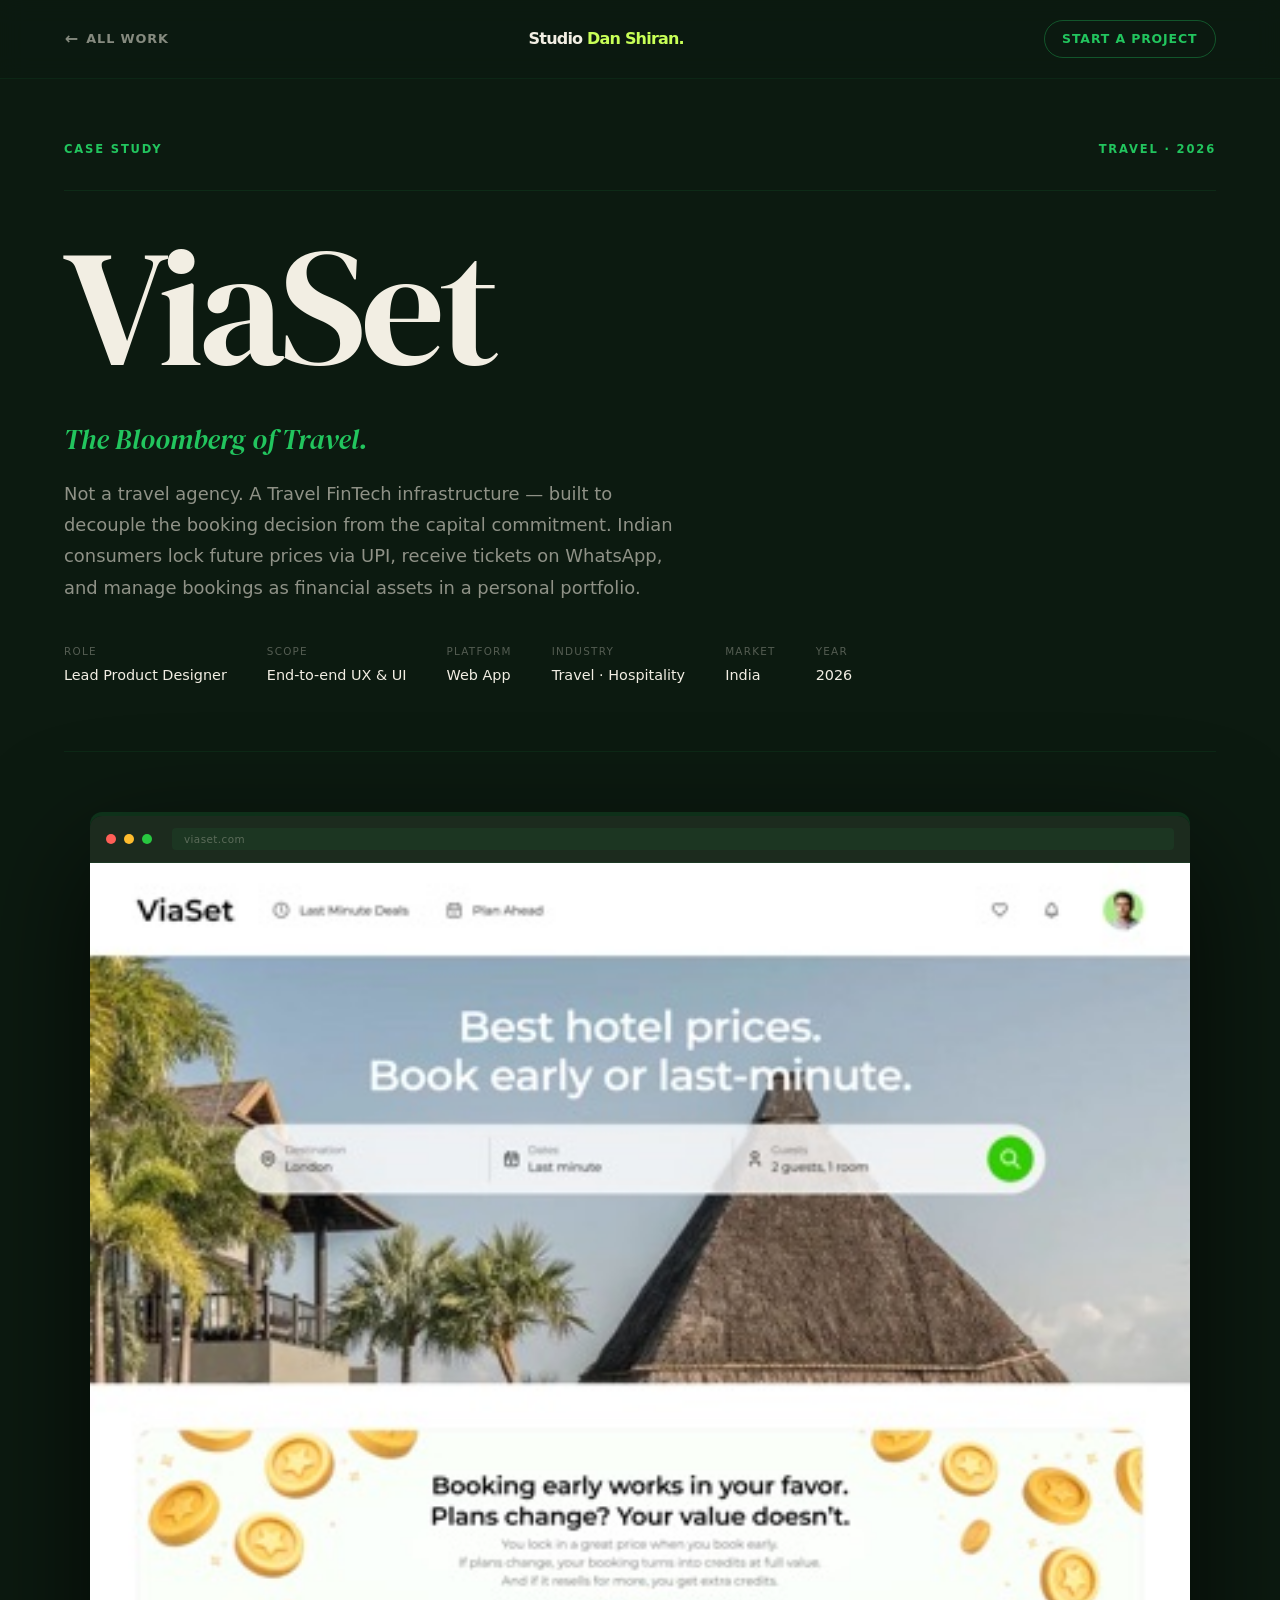
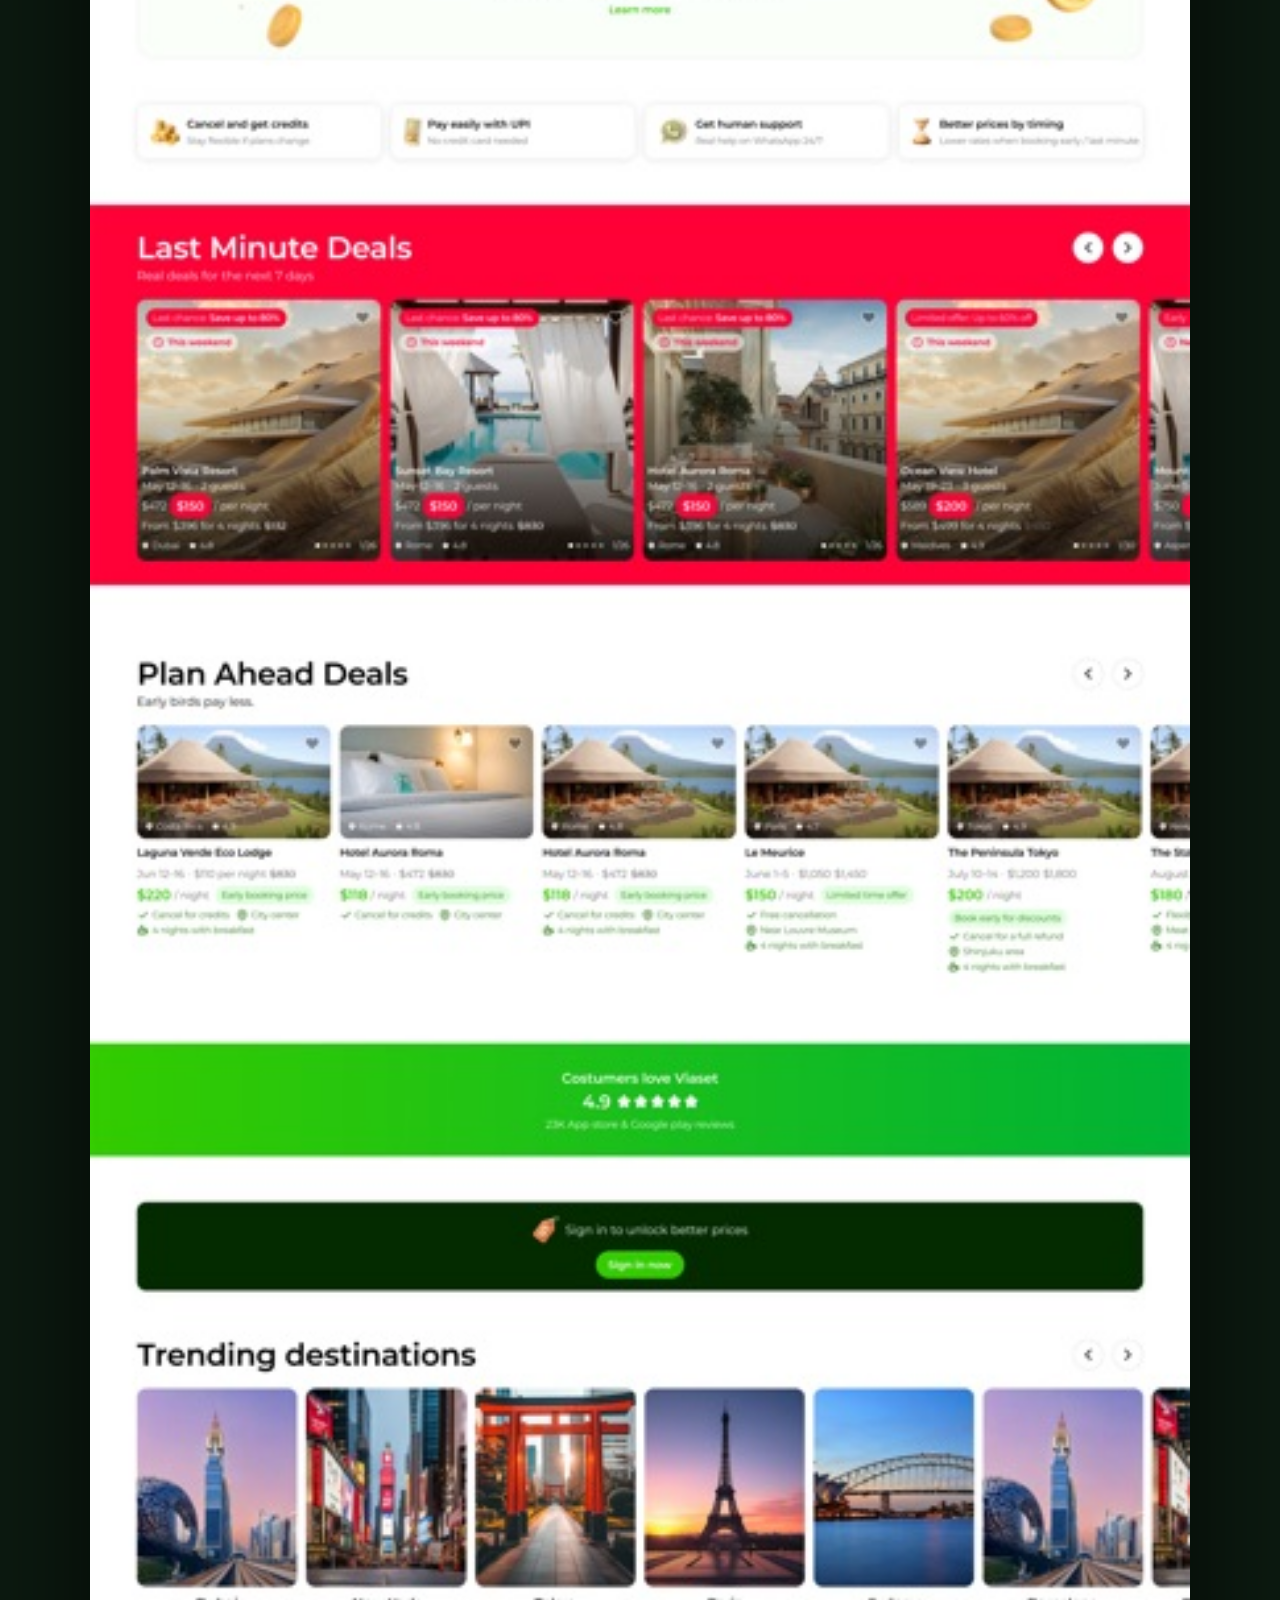
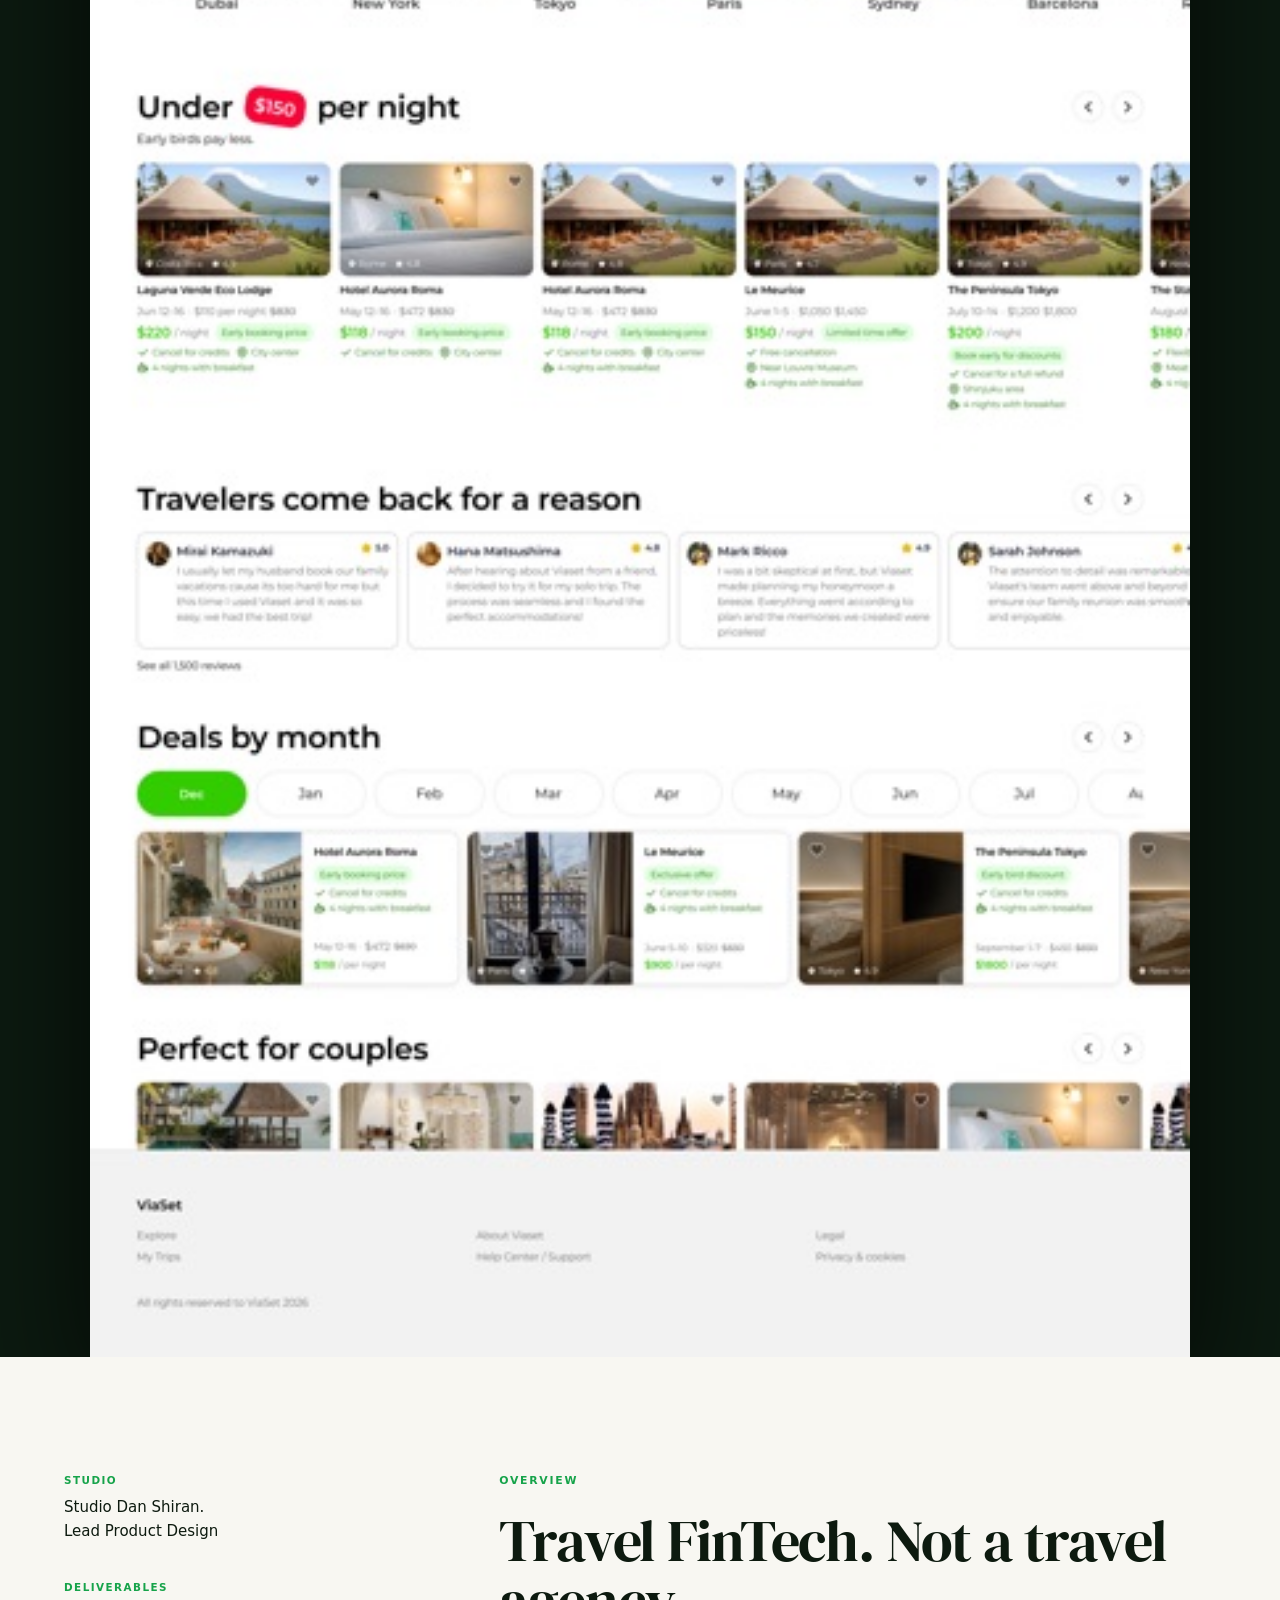
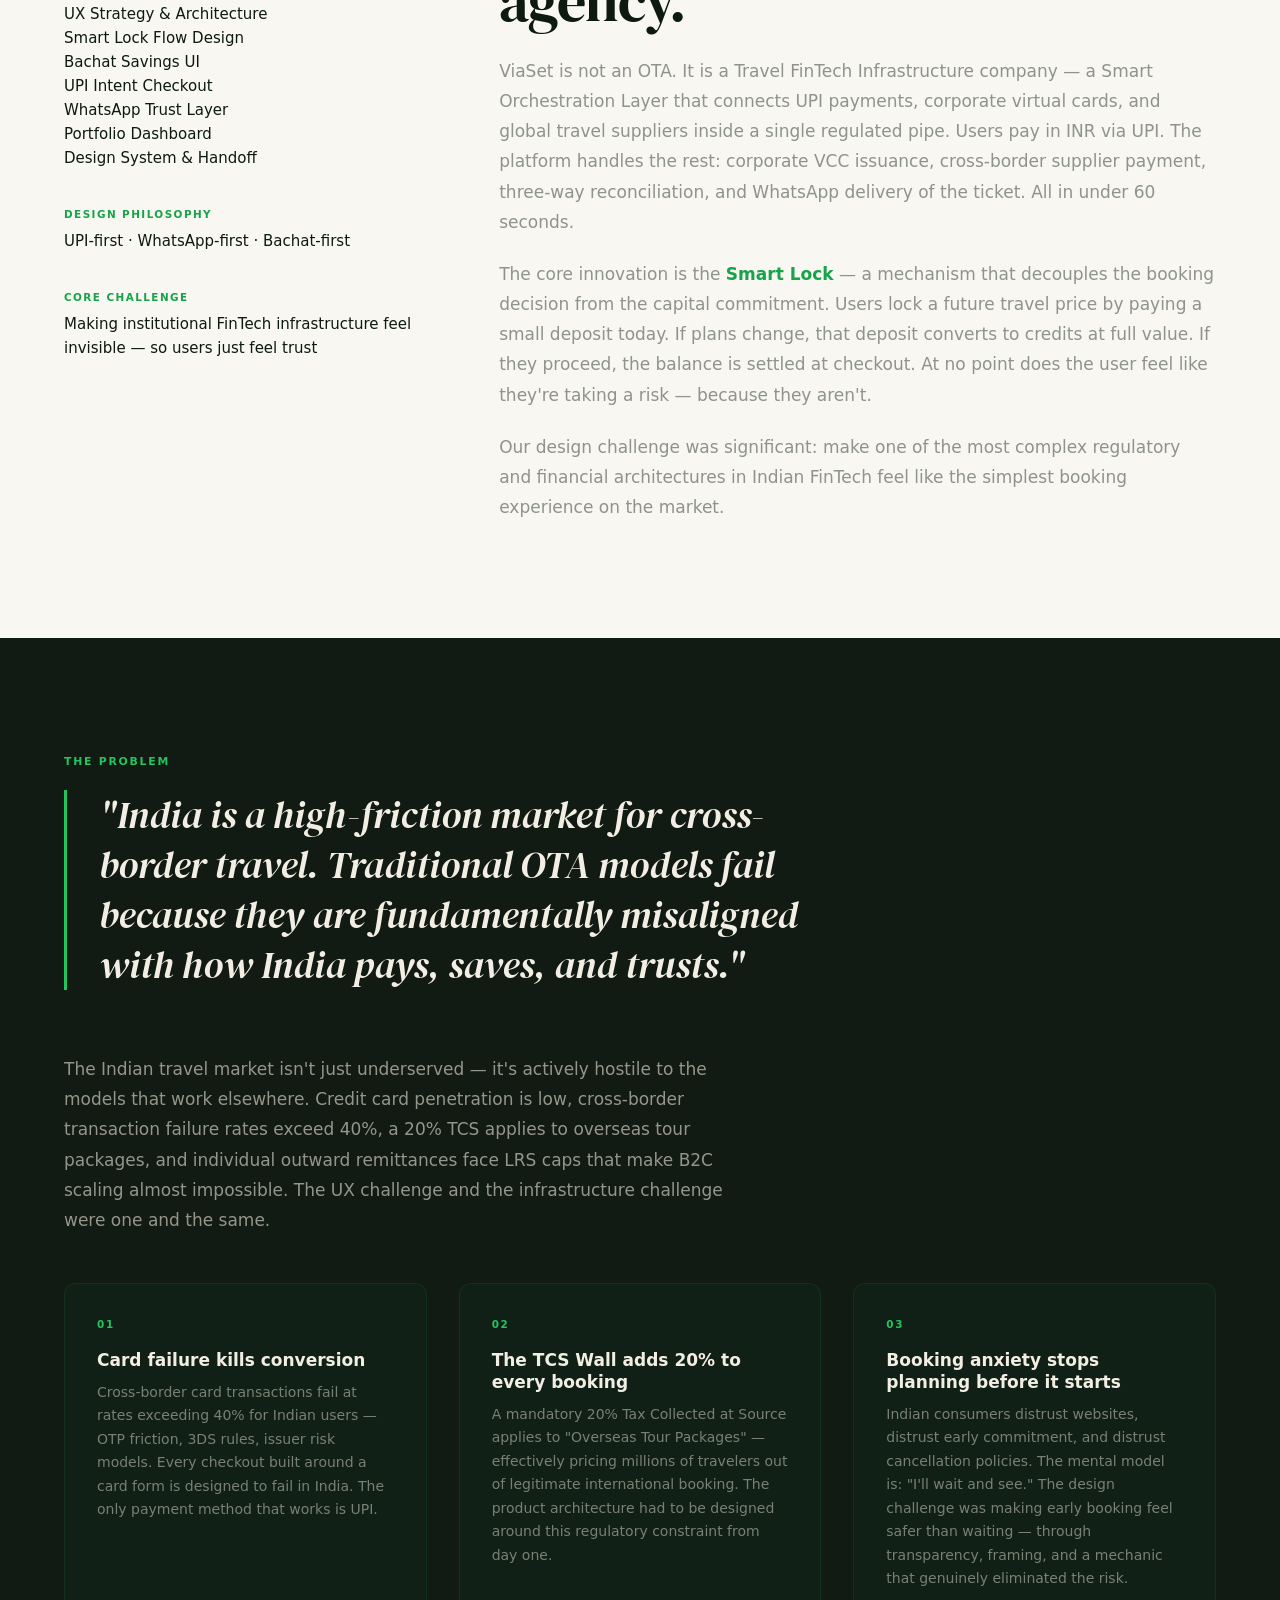
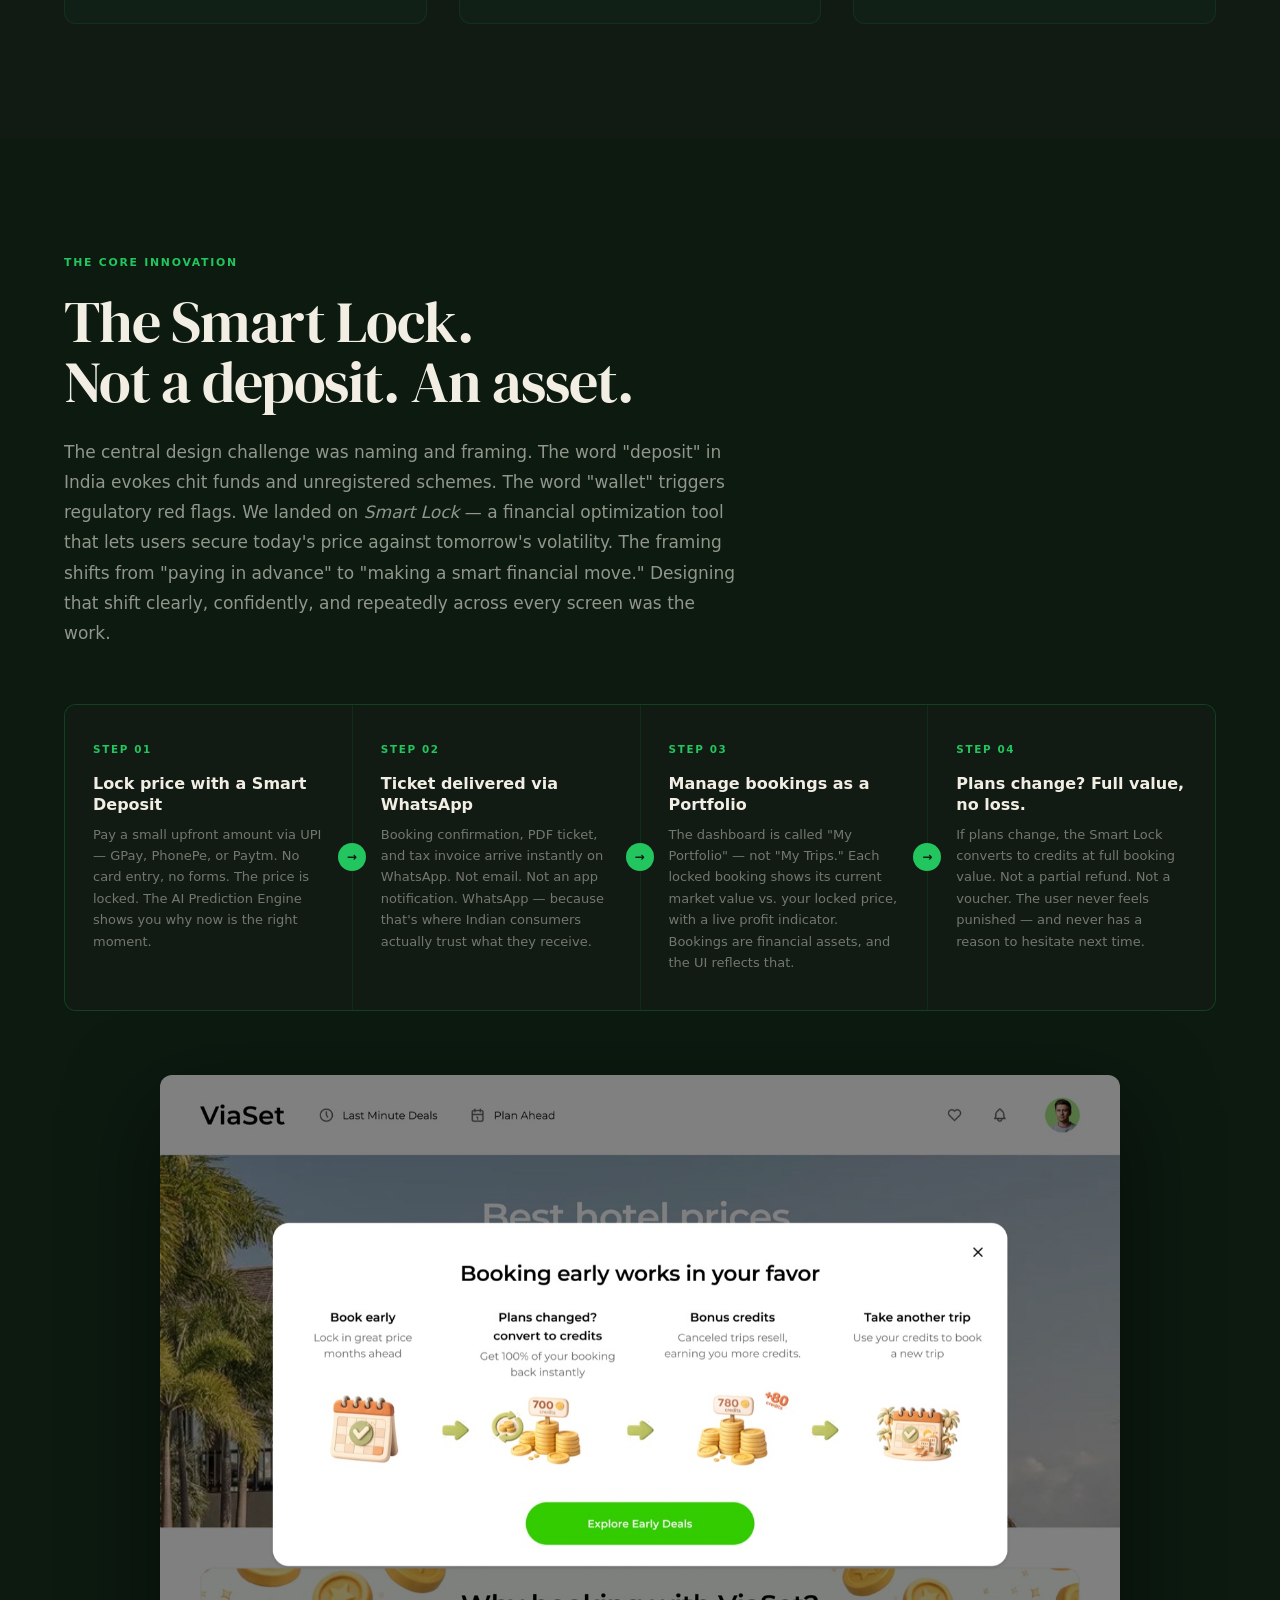
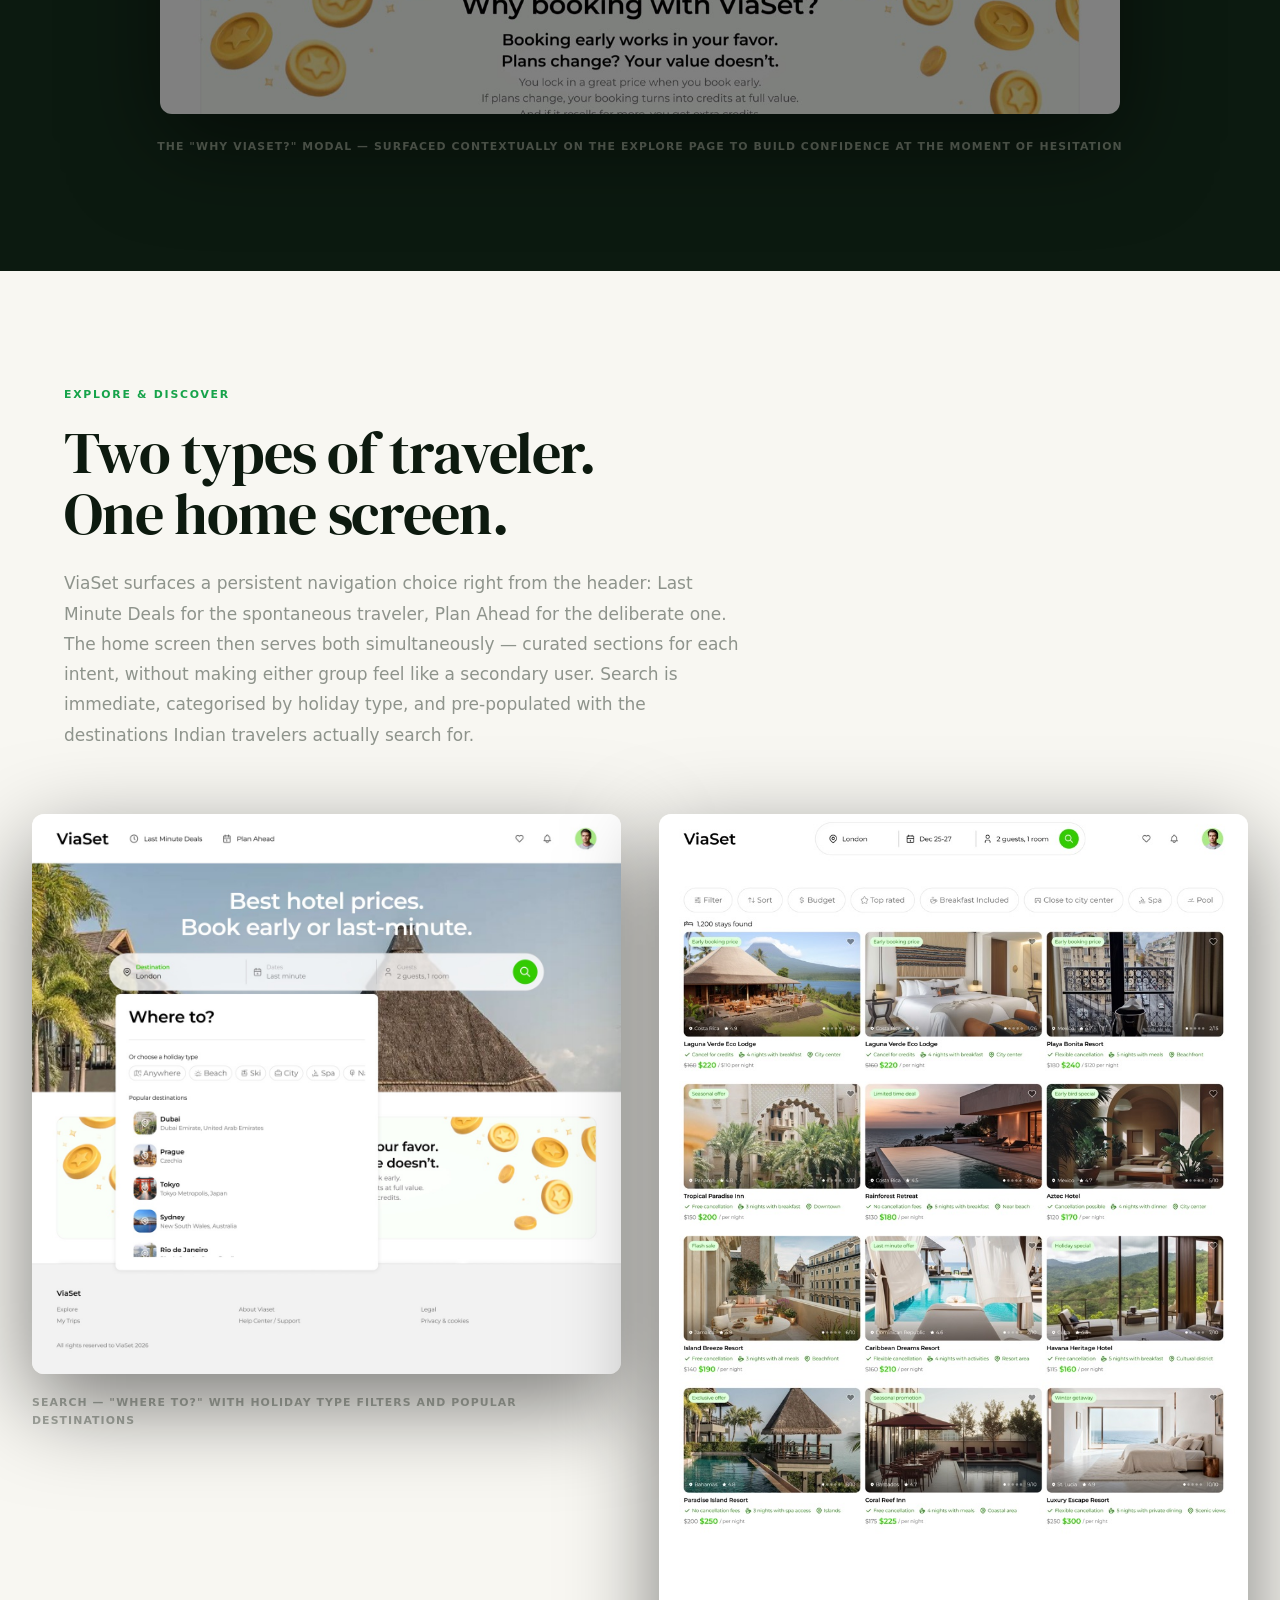
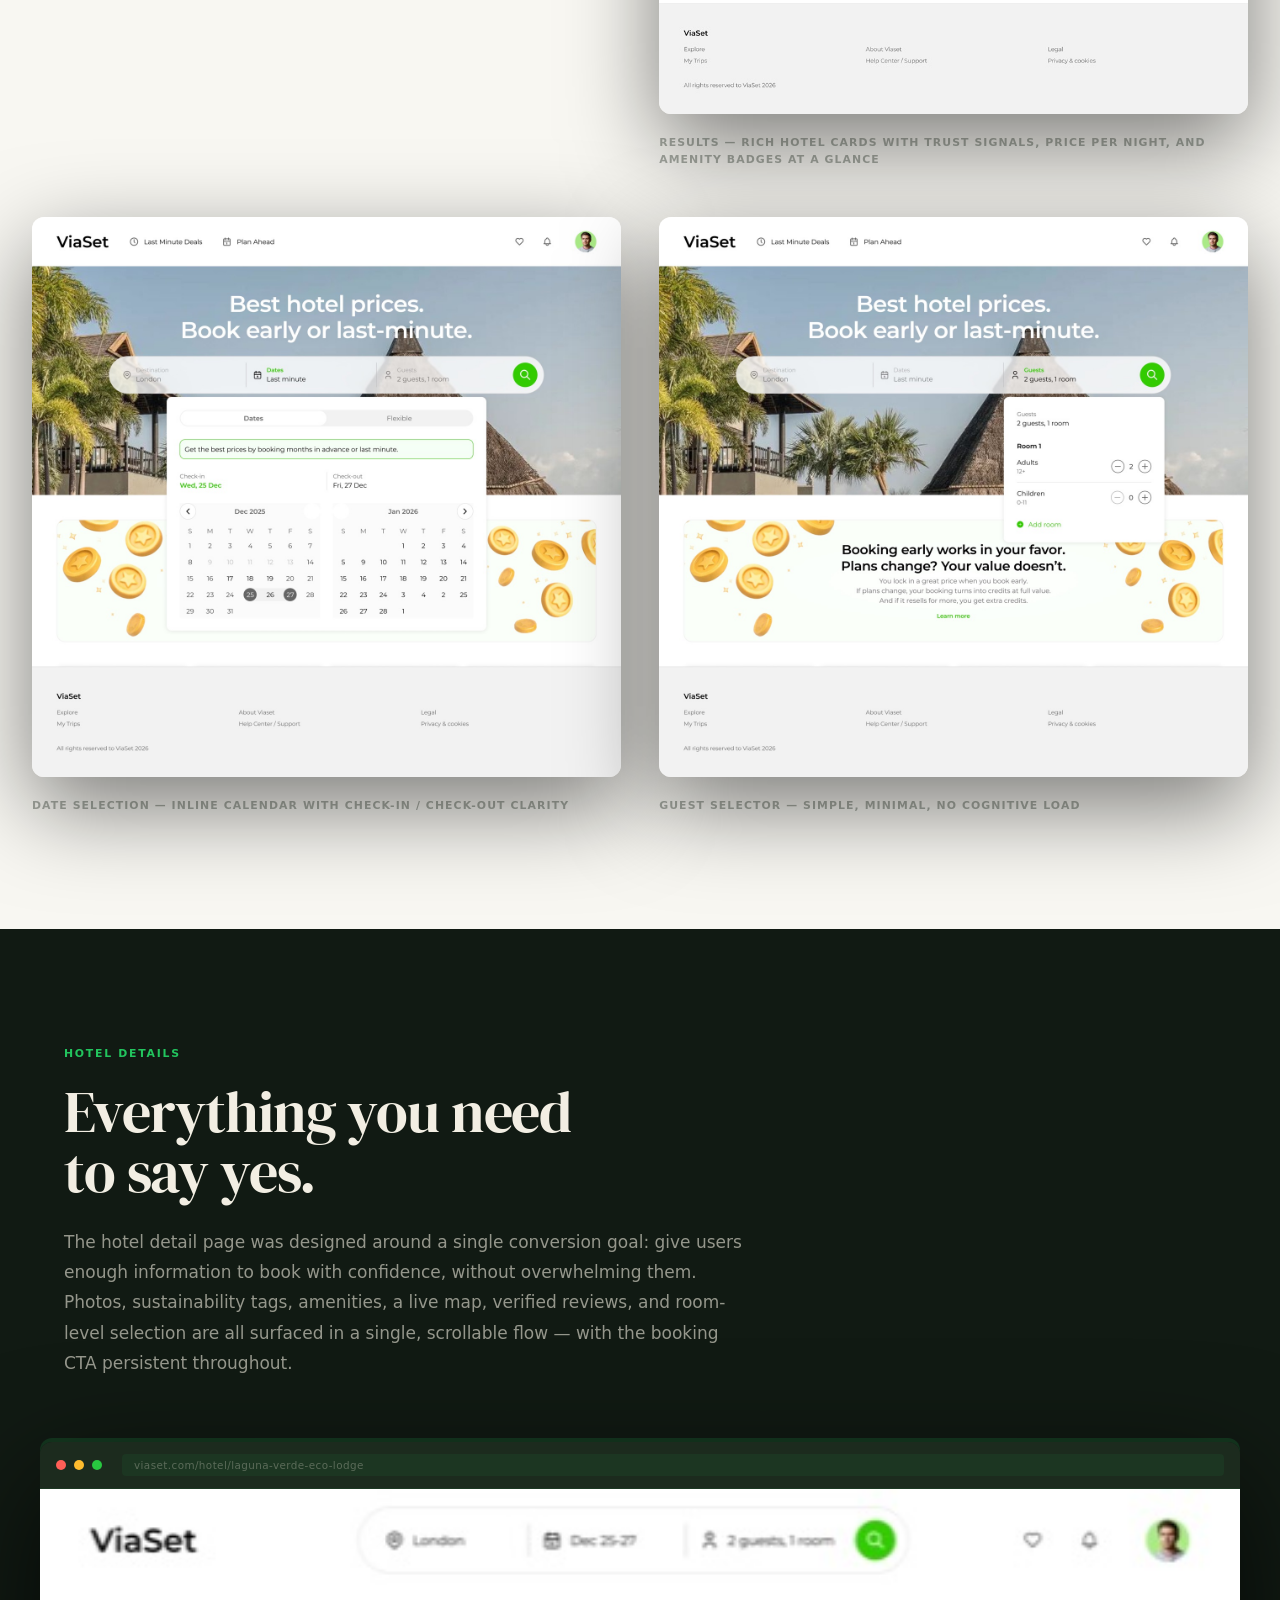
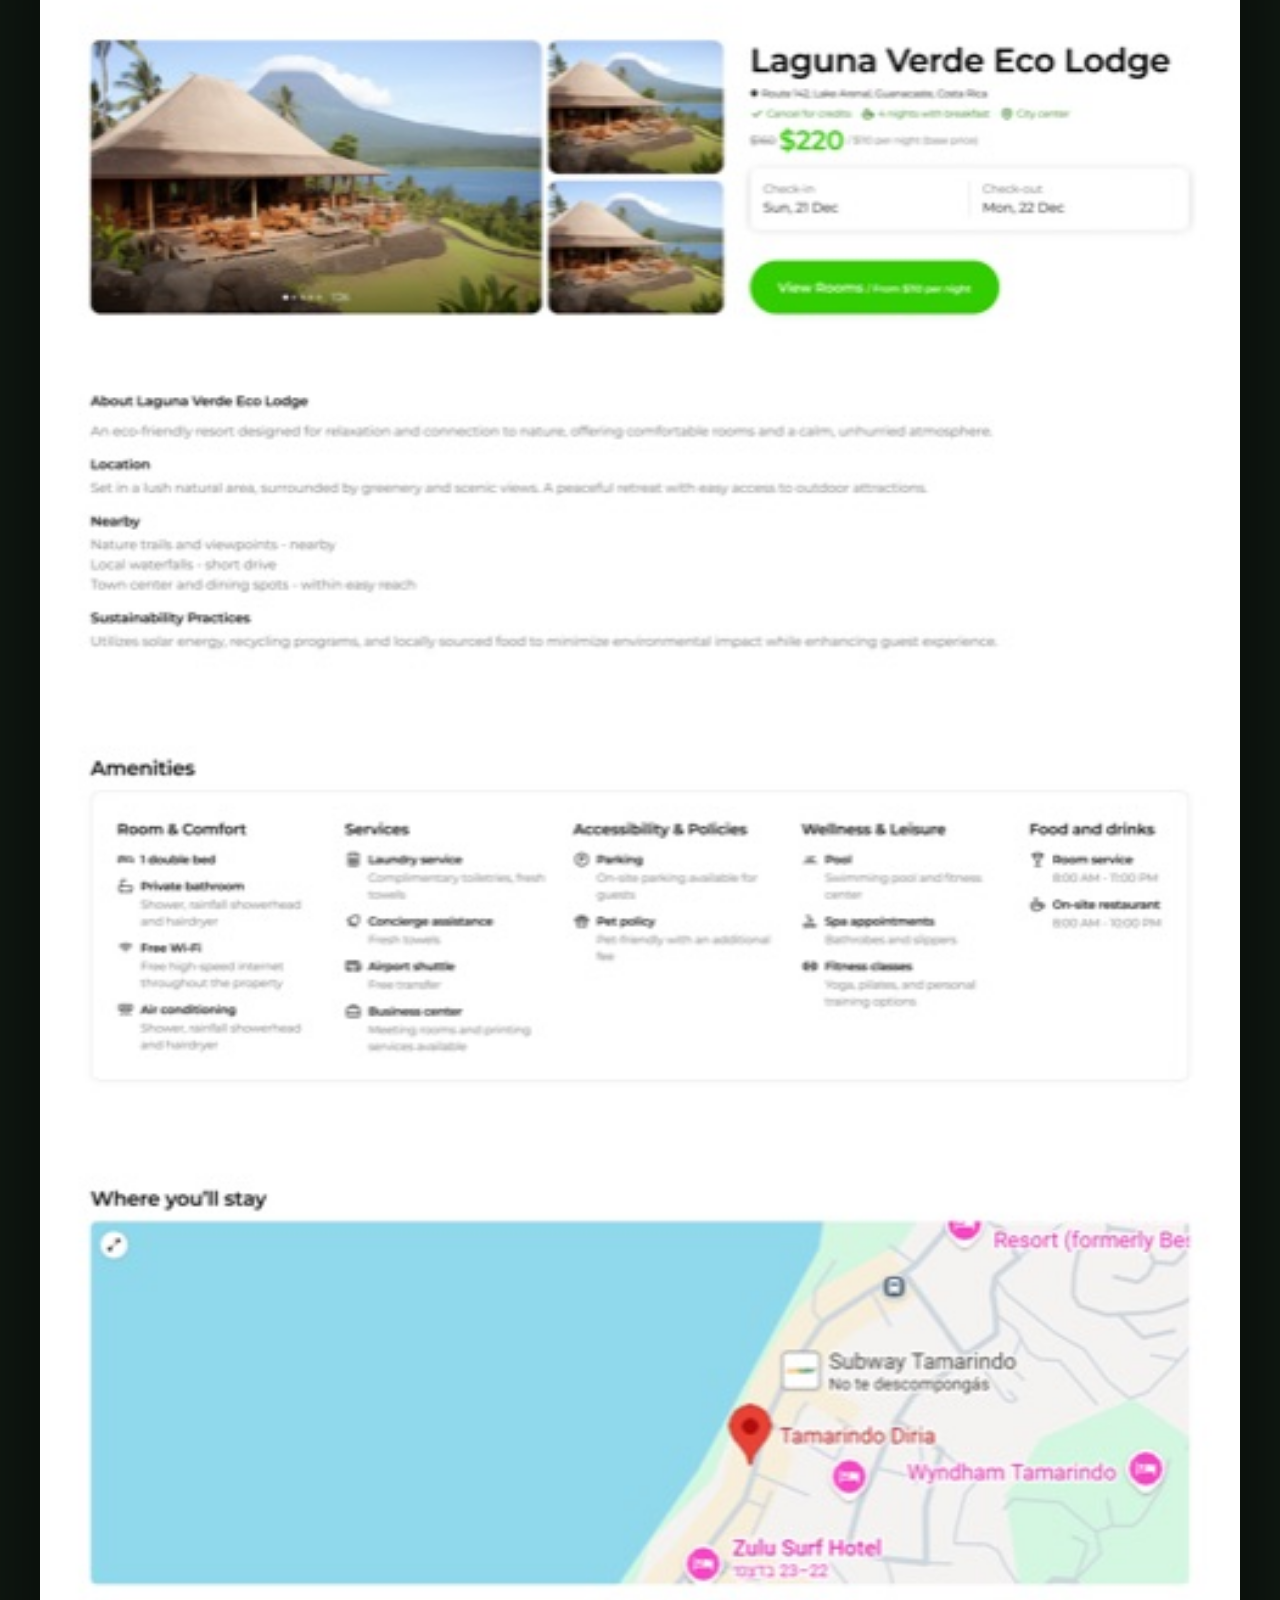
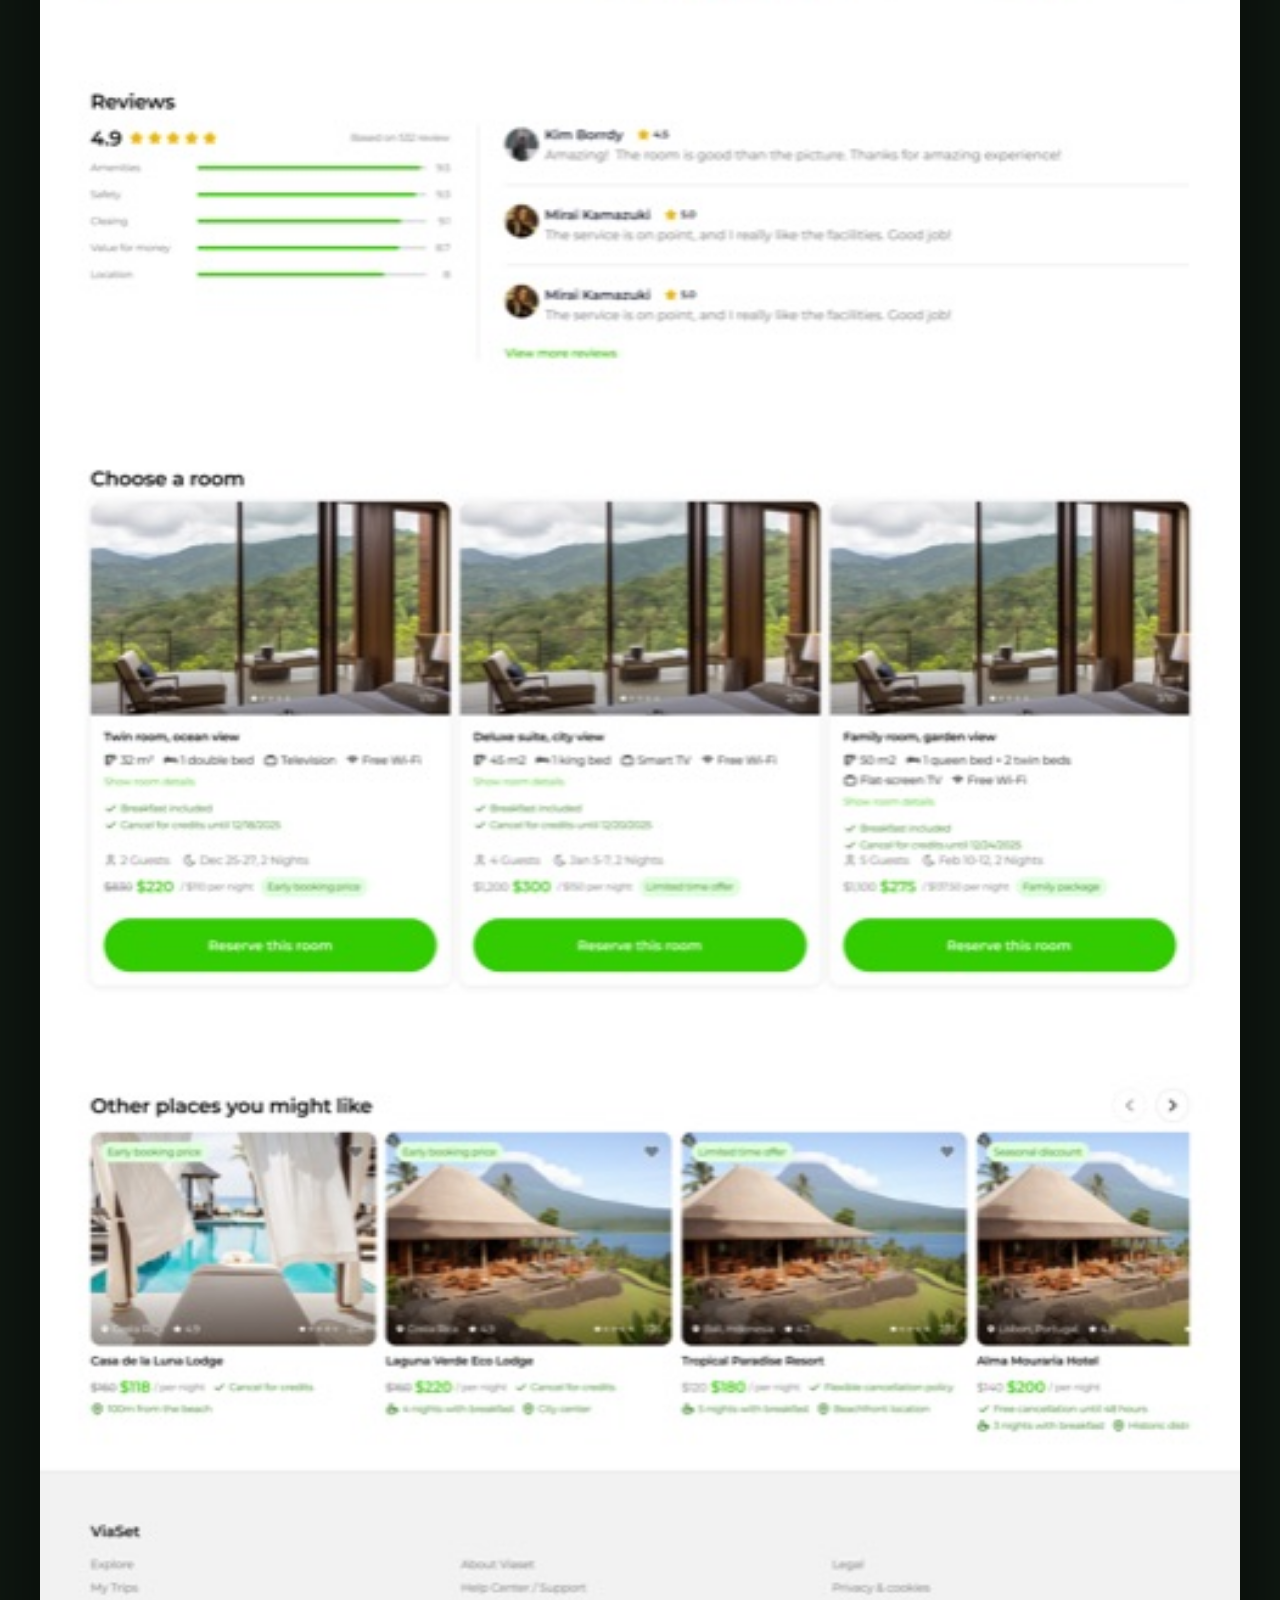
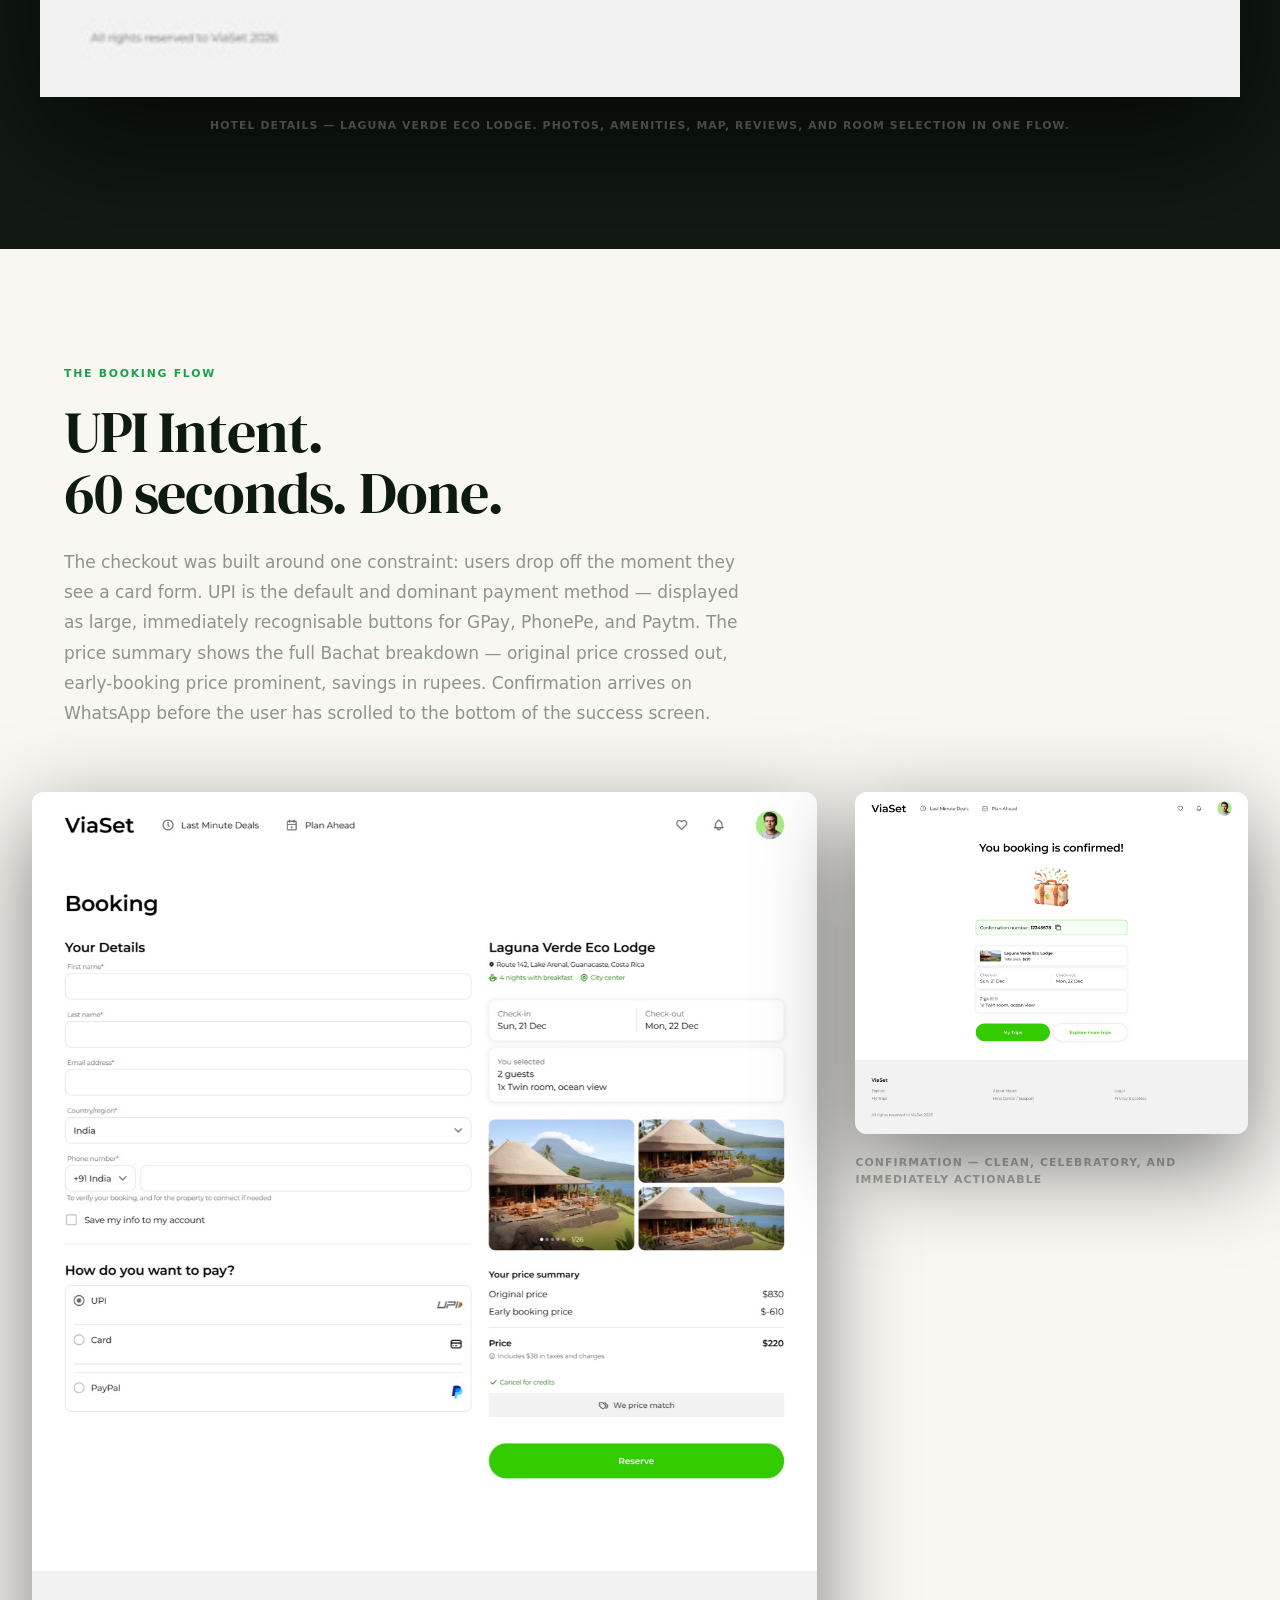
<file: viaset.html>
<!DOCTYPE html>
<html lang="en">
<head>
  <meta charset="UTF-8" />
  <meta name="viewport" content="width=device-width, initial-scale=1.0" />
  <title>ViaSet — Case Study · Studio Dan Shiran.</title>
  <link rel="preconnect" href="https://fonts.googleapis.com" />
  <link rel="preconnect" href="https://fonts.gstatic.com" crossorigin />
  <link href="https://fonts.googleapis.com/css2?family=DM+Serif+Display:ital@0;1&family=Inter:wght@300;400;500;600;700&display=swap" rel="stylesheet" />
  <link rel="stylesheet" href="css/styles.css" />
  <style>

    /* =============================================
       CASE STUDY PAGE — LOCAL STYLES
       VIASET · TRAVEL PLATFORM
       ============================================= */

    :root {
      --via: #22C55E;
      --via-dk: #16A34A;
      --via-bg: #0C1A10;
    }

    body { background: var(--via-bg); }

    /* ---- NAV ---- */
    .cs-nav {
      position: fixed;
      top: 0; left: 0; right: 0;
      z-index: 100;
      padding: 1.25rem clamp(1.5rem, 5vw, 4rem);
      display: flex;
      align-items: center;
      justify-content: space-between;
      background: rgba(12,26,16,0.88);
      backdrop-filter: blur(12px);
      border-bottom: 1px solid rgba(34,197,94,0.08);
    }
    .cs-nav-back {
      display: inline-flex;
      align-items: center;
      gap: 0.5rem;
      font-size: 0.8rem;
      font-weight: 600;
      letter-spacing: 0.07em;
      text-transform: uppercase;
      color: rgba(237,233,220,0.55);
      transition: color 0.2s, gap 0.2s;
    }
    .cs-nav-back:hover { color: var(--cream); gap: 0.75rem; }
    .cs-nav-back .arr { font-size: 1rem; transform: scaleX(-1); display: inline-block; }
    .cs-nav-logo {
      font-family: var(--f-body);
      font-size: 1rem;
      font-weight: 700;
      color: var(--cream);
      letter-spacing: -0.05em;
    }
    .cs-nav-logo .hl { color: #C8FF57; }
    .cs-nav-cta {
      font-size: 0.78rem;
      font-weight: 600;
      letter-spacing: 0.07em;
      text-transform: uppercase;
      color: var(--via);
      border: 1.5px solid rgba(34,197,94,0.35);
      padding: 0.5rem 1.1rem;
      border-radius: 100px;
      transition: background 0.2s, border-color 0.2s, color 0.2s;
    }
    .cs-nav-cta:hover { background: var(--via); color: #0C1A10; border-color: var(--via); }

    /* ---- HERO ---- */
    .cs-hero {
      padding-top: 140px;
      padding-bottom: 0;
      background: var(--via-bg);
      overflow: hidden;
    }
    .cs-hero-inner {
      max-width: 1280px;
      margin: 0 auto;
      padding: 0 clamp(1.5rem, 5vw, 4rem);
    }
    .cs-hero-topbar {
      display: flex;
      justify-content: space-between;
      align-items: center;
      padding-bottom: 2rem;
      border-bottom: 1px solid rgba(34,197,94,0.1);
      margin-bottom: 2.5rem;
    }
    .cs-hero-eyebrow {
      font-size: 0.72rem;
      font-weight: 700;
      letter-spacing: 0.16em;
      text-transform: uppercase;
      color: var(--via);
      margin-bottom: 0;
    }
    .cs-hero-title {
      font-family: var(--f-disp);
      font-size: clamp(5rem, 13vw, 13rem);
      font-weight: 400;
      line-height: 0.92;
      letter-spacing: -0.03em;
      color: var(--cream);
      margin-bottom: 2rem;
    }
    .cs-hero-tagline {
      font-family: var(--f-disp);
      font-style: italic;
      font-size: clamp(1.25rem, 2.2vw, 1.875rem);
      color: var(--via);
      margin-bottom: 1rem;
    }
    .cs-hero-sub {
      font-size: clamp(1rem, 1.4vw, 1.125rem);
      line-height: 1.75;
      color: rgba(237,233,220,0.58);
      max-width: 620px;
      margin-bottom: 2.5rem;
    }
    .cs-hero-meta {
      display: flex;
      flex-wrap: wrap;
      gap: 1rem 2.5rem;
      padding-bottom: 4rem;
      border-bottom: 1px solid rgba(34,197,94,0.08);
    }
    .cs-meta-item { display: flex; flex-direction: column; gap: 0.3rem; }
    .cs-meta-label {
      font-size: 0.65rem;
      letter-spacing: 0.12em;
      text-transform: uppercase;
      color: rgba(237,233,220,0.32);
    }
    .cs-meta-value {
      font-size: 0.9rem;
      font-weight: 500;
      color: var(--cream);
    }

    /* ---- HERO IMAGE ---- */
    .cs-hero-screen {
      margin-top: 4rem;
      display: flex;
      justify-content: center;
    }
    .cs-hero-screen .web-frame {
      width: 90%;
      max-width: 1100px;
    }

    /* ---- WEB / DESKTOP FRAME ---- */
    .web-frame {
      border-radius: 12px 12px 0 0;
      overflow: hidden;
      box-shadow: 0 -4px 0 rgba(34,197,94,0.15), 0 40px 120px rgba(0,0,0,0.7);
      display: block;
    }
    .web-frame-chrome {
      background: #1C2B1E;
      padding: 0.75rem 1rem;
      display: flex;
      align-items: center;
      gap: 0.5rem;
      border-bottom: 1px solid rgba(34,197,94,0.08);
    }
    .web-frame-dot {
      width: 10px; height: 10px;
      border-radius: 50%;
    }
    .web-frame-dot:nth-child(1) { background: #FF5F57; }
    .web-frame-dot:nth-child(2) { background: #FEBC2E; }
    .web-frame-dot:nth-child(3) { background: #28C840; }
    .web-frame-bar {
      flex: 1;
      background: rgba(34,197,94,0.07);
      border-radius: 4px;
      height: 22px;
      margin-left: 0.75rem;
      display: flex;
      align-items: center;
      padding: 0 0.75rem;
      font-size: 0.65rem;
      color: rgba(237,233,220,0.3);
      letter-spacing: 0.04em;
    }
    .web-frame img {
      width: 100%;
      display: block;
    }
    .web-frame-full {
      border-radius: 12px;
      overflow: hidden;
      box-shadow: 0 30px 90px rgba(0,0,0,0.5);
      display: block;
    }
    .web-frame-full img { width: 100%; display: block; }

    /* ---- SHARED SECTION STYLES ---- */
    .csp { padding: clamp(5rem, 9vw, 9rem) 0; }
    .csp-inner {
      max-width: 1280px;
      margin: 0 auto;
      padding: 0 clamp(1.5rem, 5vw, 4rem);
    }
    .csp-inner-wide {
      max-width: 1600px;
      margin: 0 auto;
      padding: 0 clamp(1rem, 2.5vw, 2.5rem);
    }
    .csp-label {
      font-size: 0.68rem;
      font-weight: 700;
      letter-spacing: 0.16em;
      text-transform: uppercase;
      margin-bottom: 1.25rem;
    }
    .csp-label-dk { color: var(--via); }
    .csp-label-lt { color: var(--via-dk); }
    .csp-title-dk {
      font-family: var(--f-disp);
      font-size: clamp(2.25rem, 4.5vw, 4.5rem);
      font-weight: 400;
      line-height: 1.05;
      letter-spacing: -0.02em;
      color: var(--cream);
      margin-bottom: 1.5rem;
    }
    .csp-title-lt {
      font-family: var(--f-disp);
      font-size: clamp(2.25rem, 4.5vw, 4.5rem);
      font-weight: 400;
      line-height: 1.05;
      letter-spacing: -0.02em;
      color: var(--t-lt);
      margin-bottom: 1.5rem;
    }
    .csp-body-dk {
      font-size: 1.0625rem;
      line-height: 1.78;
      color: rgba(237,233,220,0.6);
    }
    .csp-body-lt {
      font-size: 1.0625rem;
      line-height: 1.78;
      color: var(--m-lt);
    }

    /* ---- SCREEN LABEL ---- */
    .cs-screen-label {
      font-size: 0.68rem;
      font-weight: 600;
      letter-spacing: 0.1em;
      text-transform: uppercase;
      margin-top: 1.25rem;
      display: block;
    }
    .cs-screen-label-dk { color: rgba(237,233,220,0.28); }
    .cs-screen-label-lt { color: rgba(13,26,15,0.35); }

    /* ---- OVERVIEW ---- */
    .cs-overview { background: #F8F7F2; }
    .cs-overview-grid {
      display: grid;
      grid-template-columns: 1fr 2fr;
      gap: clamp(3rem, 6vw, 7rem);
      align-items: start;
    }
    .cs-overview-aside { display: flex; flex-direction: column; gap: 2.25rem; }
    .cs-aside-block { display: flex; flex-direction: column; gap: 0.4rem; }
    .cs-aside-label {
      font-size: 0.65rem;
      font-weight: 700;
      letter-spacing: 0.14em;
      text-transform: uppercase;
      color: var(--via-dk);
    }
    .cs-aside-value {
      font-size: 0.9375rem;
      color: var(--t-lt);
      line-height: 1.6;
    }
    .cs-overview-body p { margin-bottom: 1.35rem; }
    .cs-overview-body p:last-child { margin-bottom: 0; }

    /* ---- PROBLEM ---- */
    .cs-problem { background: #111A13; }
    .cs-pull-quote {
      font-family: var(--f-disp);
      font-size: clamp(1.75rem, 3vw, 2.75rem);
      font-weight: 400;
      font-style: italic;
      line-height: 1.3;
      color: var(--cream);
      border-left: 3px solid var(--via);
      padding-left: 2rem;
      margin-bottom: 4rem;
      max-width: 800px;
    }
    .cs-pain-grid {
      display: grid;
      grid-template-columns: repeat(3, 1fr);
      gap: clamp(1.5rem, 3vw, 2rem);
      margin-top: 3rem;
    }
    .cs-pain-card {
      background: rgba(34,197,94,0.04);
      border: 1px solid rgba(34,197,94,0.1);
      border-radius: 12px;
      padding: 2rem;
    }
    .cs-pain-num {
      font-size: 0.65rem;
      font-weight: 700;
      letter-spacing: 0.16em;
      text-transform: uppercase;
      color: var(--via);
      margin-bottom: 1rem;
    }
    .cs-pain-title {
      font-size: 1.0625rem;
      font-weight: 600;
      color: var(--cream);
      margin-bottom: 0.6rem;
      line-height: 1.3;
    }
    .cs-pain-desc {
      font-size: 0.875rem;
      line-height: 1.68;
      color: rgba(237,233,220,0.48);
    }

    /* ---- PRINCIPLES ---- */
    .cs-principles-grid {
      display: grid;
      grid-template-columns: repeat(3, 1fr);
      gap: clamp(1.5rem, 3vw, 2rem);
      margin-top: 3.5rem;
    }
    .cs-principle {
      padding: 2.5rem 2rem;
      background: rgba(34,197,94,0.04);
      border: 1px solid rgba(34,197,94,0.1);
      border-radius: 12px;
    }
    .cs-principle-num {
      font-size: 0.65rem;
      font-weight: 700;
      letter-spacing: 0.16em;
      text-transform: uppercase;
      color: var(--via);
      margin-bottom: 1.25rem;
    }
    .cs-principle-title {
      font-family: var(--f-disp);
      font-size: 1.5rem;
      font-weight: 400;
      color: var(--cream);
      line-height: 1.2;
      margin-bottom: 0.85rem;
    }
    .cs-principle-desc {
      font-size: 0.875rem;
      line-height: 1.68;
      color: rgba(237,233,220,0.48);
    }

    /* ---- INNOVATION MECHANIC ---- */
    .cs-mechanic-steps {
      display: grid;
      grid-template-columns: repeat(4, 1fr);
      gap: 1px;
      background: rgba(34,197,94,0.12);
      border: 1px solid rgba(34,197,94,0.12);
      border-radius: 12px;
      overflow: hidden;
      margin-top: 3.5rem;
    }
    .cs-mechanic-step {
      background: #111A13;
      padding: 2.25rem 1.75rem;
      position: relative;
    }
    .cs-mechanic-step-num {
      font-size: 0.65rem;
      font-weight: 700;
      letter-spacing: 0.16em;
      text-transform: uppercase;
      color: var(--via);
      margin-bottom: 1rem;
    }
    .cs-mechanic-step-title {
      font-size: 1rem;
      font-weight: 600;
      color: var(--cream);
      margin-bottom: 0.5rem;
      line-height: 1.3;
    }
    .cs-mechanic-step-desc {
      font-size: 0.8125rem;
      line-height: 1.65;
      color: rgba(237,233,220,0.45);
    }
    .cs-mechanic-arrow {
      position: absolute;
      right: -14px;
      top: 50%;
      transform: translateY(-50%);
      width: 28px;
      height: 28px;
      background: var(--via);
      border-radius: 50%;
      display: flex;
      align-items: center;
      justify-content: center;
      font-size: 0.75rem;
      color: #0C1A10;
      font-weight: 700;
      z-index: 2;
    }
    .cs-mechanic-step:last-child .cs-mechanic-arrow { display: none; }

    /* ---- CTA FOOTER ---- */
    .cs-footer-cta {
      background: #0C1A10;
      padding: clamp(5rem, 9vw, 9rem) 0;
      text-align: center;
      border-top: 1px solid rgba(34,197,94,0.1);
    }
    .cs-footer-cta-eyebrow {
      font-size: 0.7rem;
      font-weight: 700;
      letter-spacing: 0.16em;
      text-transform: uppercase;
      color: var(--via);
      margin-bottom: 1.25rem;
    }
    .cs-footer-cta-title {
      font-family: var(--f-disp);
      font-size: clamp(2.5rem, 5vw, 5rem);
      font-weight: 400;
      line-height: 1.05;
      letter-spacing: -0.02em;
      color: var(--cream);
      margin-bottom: 2rem;
    }
    .cs-footer-cta-actions {
      display: flex;
      align-items: center;
      justify-content: center;
      gap: 1rem;
      flex-wrap: wrap;
    }
    .btn-via {
      display: inline-flex;
      align-items: center;
      gap: 0.5rem;
      font-size: 0.85rem;
      font-weight: 600;
      letter-spacing: 0.06em;
      text-transform: uppercase;
      background: var(--via);
      color: #0C1A10;
      padding: 0.85rem 2rem;
      border-radius: 100px;
      transition: opacity 0.2s;
    }
    .btn-via:hover { opacity: 0.88; }
    .btn-via-ghost {
      display: inline-flex;
      align-items: center;
      gap: 0.5rem;
      font-size: 0.85rem;
      font-weight: 600;
      letter-spacing: 0.06em;
      text-transform: uppercase;
      color: rgba(237,233,220,0.55);
      border: 1.5px solid rgba(237,233,220,0.15);
      padding: 0.85rem 2rem;
      border-radius: 100px;
      transition: color 0.2s, border-color 0.2s;
    }
    .btn-via-ghost:hover { color: var(--cream); border-color: rgba(237,233,220,0.4); }

    /* ---- RESPONSIVE ---- */
    @media (max-width: 1100px) {
      .cs-mechanic-steps { grid-template-columns: repeat(2, 1fr); }
      .cs-mechanic-arrow { display: none; }
    }
    @media (max-width: 900px) {
      .cs-overview-grid { grid-template-columns: 1fr; }
      .cs-pain-grid { grid-template-columns: 1fr; }
      .cs-principles-grid { grid-template-columns: 1fr; }
    }
    @media (max-width: 600px) {
      .cs-mechanic-steps { grid-template-columns: 1fr; }
    }

  </style>
</head>
<body>

  <!-- =============================================
       NAV
       ============================================= -->
  <nav class="cs-nav">
    <a href="index.html" class="cs-nav-back">
      <span class="arr">→</span> All work
    </a>
    <a href="index.html" class="cs-nav-logo">Studio <span class="hl">Dan Shiran.</span></a>
    <a href="index.html#contact" class="cs-nav-cta">Start a project</a>
  </nav>


  <!-- =============================================
       HERO
       ============================================= -->
  <section class="cs-hero">
    <div class="cs-hero-inner">

      <!-- Top bar -->
      <div class="cs-hero-topbar">
        <span class="cs-hero-eyebrow">Case Study</span>
        <span class="cs-hero-eyebrow">Travel · 2026</span>
      </div>

      <!-- Title -->
      <h1 class="cs-hero-title">ViaSet</h1>

      <!-- Tagline + description -->
      <p class="cs-hero-tagline">The Bloomberg of Travel.</p>
      <p class="cs-hero-sub">Not a travel agency. A Travel FinTech infrastructure — built to decouple the booking decision from the capital commitment. Indian consumers lock future prices via UPI, receive tickets on WhatsApp, and manage bookings as financial assets in a personal portfolio.</p>

      <!-- Meta strip -->
      <div class="cs-hero-meta">
        <div class="cs-meta-item">
          <span class="cs-meta-label">Role</span>
          <span class="cs-meta-value">Lead Product Designer</span>
        </div>
        <div class="cs-meta-item">
          <span class="cs-meta-label">Scope</span>
          <span class="cs-meta-value">End-to-end UX & UI</span>
        </div>
        <div class="cs-meta-item">
          <span class="cs-meta-label">Platform</span>
          <span class="cs-meta-value">Web App</span>
        </div>
        <div class="cs-meta-item">
          <span class="cs-meta-label">Industry</span>
          <span class="cs-meta-value">Travel · Hospitality</span>
        </div>
        <div class="cs-meta-item">
          <span class="cs-meta-label">Market</span>
          <span class="cs-meta-value">India</span>
        </div>
        <div class="cs-meta-item">
          <span class="cs-meta-label">Year</span>
          <span class="cs-meta-value">2026</span>
        </div>
      </div>

    </div>

    <!-- Hero screen peeking from bottom -->
    <div class="cs-hero-screen">
      <div class="web-frame" style="width:88%; max-width:1100px;">
        <div class="web-frame-chrome">
          <span class="web-frame-dot"></span>
          <span class="web-frame-dot"></span>
          <span class="web-frame-dot"></span>
          <span class="web-frame-bar">viaset.com</span>
        </div>
        <img src="images/case-studies/ViaSet/Explore.jpg" alt="ViaSet — Explore" />
      </div>
    </div>
  </section>


  <!-- =============================================
       OVERVIEW
       ============================================= -->
  <section class="csp cs-overview">
    <div class="csp-inner">
      <div class="cs-overview-grid">

        <div class="cs-overview-aside">
          <div class="cs-aside-block">
            <span class="cs-aside-label">Studio</span>
            <span class="cs-aside-value">Studio Dan Shiran.<br>Lead Product Design</span>
          </div>
          <div class="cs-aside-block">
            <span class="cs-aside-label">Deliverables</span>
            <span class="cs-aside-value">UX Strategy & Architecture<br>Smart Lock Flow Design<br>Bachat Savings UI<br>UPI Intent Checkout<br>WhatsApp Trust Layer<br>Portfolio Dashboard<br>Design System & Handoff</span>
          </div>
          <div class="cs-aside-block">
            <span class="cs-aside-label">Design Philosophy</span>
            <span class="cs-aside-value">UPI-first · WhatsApp-first · Bachat-first</span>
          </div>
          <div class="cs-aside-block">
            <span class="cs-aside-label">Core Challenge</span>
            <span class="cs-aside-value">Making institutional FinTech infrastructure feel invisible — so users just feel trust</span>
          </div>
        </div>

        <div class="cs-overview-body">
          <p class="csp-label csp-label-lt">Overview</p>
          <h2 class="csp-title-lt">Travel FinTech. Not a travel agency.</h2>
          <p class="csp-body-lt">ViaSet is not an OTA. It is a Travel FinTech Infrastructure company — a Smart Orchestration Layer that connects UPI payments, corporate virtual cards, and global travel suppliers inside a single regulated pipe. Users pay in INR via UPI. The platform handles the rest: corporate VCC issuance, cross-border supplier payment, three-way reconciliation, and WhatsApp delivery of the ticket. All in under 60 seconds.</p>
          <p class="csp-body-lt">The core innovation is the <strong style="color:var(--via-dk);">Smart Lock</strong> — a mechanism that decouples the booking decision from the capital commitment. Users lock a future travel price by paying a small deposit today. If plans change, that deposit converts to credits at full value. If they proceed, the balance is settled at checkout. At no point does the user feel like they're taking a risk — because they aren't.</p>
          <p class="csp-body-lt">Our design challenge was significant: make one of the most complex regulatory and financial architectures in Indian FinTech feel like the simplest booking experience on the market.</p>
        </div>

      </div>
    </div>
  </section>


  <!-- =============================================
       THE PROBLEM
       ============================================= -->
  <section class="csp cs-problem">
    <div class="csp-inner">

      <p class="csp-label csp-label-dk">The Problem</p>
      <blockquote class="cs-pull-quote">"India is a high-friction market for cross-border travel. Traditional OTA models fail because they are fundamentally misaligned with how India pays, saves, and trusts."</blockquote>
      <p class="csp-body-dk" style="max-width:700px;">The Indian travel market isn't just underserved — it's actively hostile to the models that work elsewhere. Credit card penetration is low, cross-border transaction failure rates exceed 40%, a 20% TCS applies to overseas tour packages, and individual outward remittances face LRS caps that make B2C scaling almost impossible. The UX challenge and the infrastructure challenge were one and the same.</p>

      <div class="cs-pain-grid">
        <div class="cs-pain-card">
          <p class="cs-pain-num">01</p>
          <p class="cs-pain-title">Card failure kills conversion</p>
          <p class="cs-pain-desc">Cross-border card transactions fail at rates exceeding 40% for Indian users — OTP friction, 3DS rules, issuer risk models. Every checkout built around a card form is designed to fail in India. The only payment method that works is UPI.</p>
        </div>
        <div class="cs-pain-card">
          <p class="cs-pain-num">02</p>
          <p class="cs-pain-title">The TCS Wall adds 20% to every booking</p>
          <p class="cs-pain-desc">A mandatory 20% Tax Collected at Source applies to "Overseas Tour Packages" — effectively pricing millions of travelers out of legitimate international booking. The product architecture had to be designed around this regulatory constraint from day one.</p>
        </div>
        <div class="cs-pain-card">
          <p class="cs-pain-num">03</p>
          <p class="cs-pain-title">Booking anxiety stops planning before it starts</p>
          <p class="cs-pain-desc">Indian consumers distrust websites, distrust early commitment, and distrust cancellation policies. The mental model is: "I'll wait and see." The design challenge was making early booking feel safer than waiting — through transparency, framing, and a mechanic that genuinely eliminated the risk.</p>
        </div>
      </div>

    </div>
  </section>


  <!-- =============================================
       CORE INNOVATION — THE CREDITS MECHANIC
       ============================================= -->
  <section class="csp" style="background:#0C1A10;">
    <div class="csp-inner">

      <p class="csp-label csp-label-dk">The Core Innovation</p>
      <h2 class="csp-title-dk">The Smart Lock.<br>Not a deposit. An asset.</h2>
      <p class="csp-body-dk" style="max-width:680px; margin-bottom:0;">The central design challenge was naming and framing. The word "deposit" in India evokes chit funds and unregistered schemes. The word "wallet" triggers regulatory red flags. We landed on <em>Smart Lock</em> — a financial optimization tool that lets users secure today's price against tomorrow's volatility. The framing shifts from "paying in advance" to "making a smart financial move." Designing that shift clearly, confidently, and repeatedly across every screen was the work.</p>

      <!-- The 4-step mechanic -->
      <div class="cs-mechanic-steps">
        <div class="cs-mechanic-step">
          <p class="cs-mechanic-step-num">Step 01</p>
          <p class="cs-mechanic-step-title">Lock price with a Smart Deposit</p>
          <p class="cs-mechanic-step-desc">Pay a small upfront amount via UPI — GPay, PhonePe, or Paytm. No card entry, no forms. The price is locked. The AI Prediction Engine shows you why now is the right moment.</p>
          <span class="cs-mechanic-arrow">→</span>
        </div>
        <div class="cs-mechanic-step">
          <p class="cs-mechanic-step-num">Step 02</p>
          <p class="cs-mechanic-step-title">Ticket delivered via WhatsApp</p>
          <p class="cs-mechanic-step-desc">Booking confirmation, PDF ticket, and tax invoice arrive instantly on WhatsApp. Not email. Not an app notification. WhatsApp — because that's where Indian consumers actually trust what they receive.</p>
          <span class="cs-mechanic-arrow">→</span>
        </div>
        <div class="cs-mechanic-step">
          <p class="cs-mechanic-step-num">Step 03</p>
          <p class="cs-mechanic-step-title">Manage bookings as a Portfolio</p>
          <p class="cs-mechanic-step-desc">The dashboard is called "My Portfolio" — not "My Trips." Each locked booking shows its current market value vs. your locked price, with a live profit indicator. Bookings are financial assets, and the UI reflects that.</p>
          <span class="cs-mechanic-arrow">→</span>
        </div>
        <div class="cs-mechanic-step">
          <p class="cs-mechanic-step-num">Step 04</p>
          <p class="cs-mechanic-step-title">Plans change? Full value, no loss.</p>
          <p class="cs-mechanic-step-desc">If plans change, the Smart Lock converts to credits at full booking value. Not a partial refund. Not a voucher. The user never feels punished — and never has a reason to hesitate next time.</p>
        </div>
      </div>

    </div>

    <!-- Why ViaSet modal — large -->
    <div class="csp-inner-wide" style="margin-top:4rem;">
      <div class="web-frame-full" style="max-width:960px; margin:0 auto;">
        <img src="images/case-studies/ViaSet/Explore/Why ViaSet modal.jpg" alt="ViaSet — Why Book with ViaSet modal" />
      </div>
      <span class="cs-screen-label cs-screen-label-dk" style="text-align:center; margin-top:1.5rem;">The "Why ViaSet?" modal — surfaced contextually on the explore page to build confidence at the moment of hesitation</span>
    </div>
  </section>


  <!-- =============================================
       EXPLORE & SEARCH
       ============================================= -->
  <section class="csp" style="background:#F8F7F2;">
    <div class="csp-inner">
      <p class="csp-label csp-label-lt">Explore & Discover</p>
      <h2 class="csp-title-lt">Two types of traveler.<br>One home screen.</h2>
      <p class="csp-body-lt" style="max-width:680px;">ViaSet surfaces a persistent navigation choice right from the header: Last Minute Deals for the spontaneous traveler, Plan Ahead for the deliberate one. The home screen then serves both simultaneously — curated sections for each intent, without making either group feel like a secondary user. Search is immediate, categorised by holiday type, and pre-populated with the destinations Indian travelers actually search for.</p>
    </div>

    <!-- Search screens grid -->
    <div class="csp-inner-wide" style="margin-top:4rem;">
      <div style="display:grid; grid-template-columns:1fr 1fr; gap:clamp(1.5rem,3vw,2.5rem); align-items:start;">

        <div>
          <div class="web-frame-full">
            <img src="images/case-studies/ViaSet/Explore/Search/Where to.jpg" alt="ViaSet — Where to search" />
          </div>
          <span class="cs-screen-label cs-screen-label-lt">Search — "Where to?" with holiday type filters and popular destinations</span>
        </div>

        <div>
          <div class="web-frame-full">
            <img src="images/case-studies/ViaSet/Search results/anytime.jpg" alt="ViaSet — Search results" />
          </div>
          <span class="cs-screen-label cs-screen-label-lt">Results — Rich hotel cards with trust signals, price per night, and amenity badges at a glance</span>
        </div>

      </div>
    </div>

    <!-- Dates + Guests -->
    <div class="csp-inner-wide" style="margin-top:clamp(2rem,4vw,3rem);">
      <div style="display:grid; grid-template-columns:1fr 1fr; gap:clamp(1.5rem,3vw,2.5rem); align-items:start;">
        <div>
          <div class="web-frame-full">
            <img src="images/case-studies/ViaSet/Explore/Search/Dates.jpg" alt="ViaSet — Date picker" />
          </div>
          <span class="cs-screen-label cs-screen-label-lt">Date selection — Inline calendar with check-in / check-out clarity</span>
        </div>
        <div>
          <div class="web-frame-full">
            <img src="images/case-studies/ViaSet/Explore/Search/Guests.jpg" alt="ViaSet — Guest selector" />
          </div>
          <span class="cs-screen-label cs-screen-label-lt">Guest selector — Simple, minimal, no cognitive load</span>
        </div>
      </div>
    </div>
  </section>


  <!-- =============================================
       HOTEL DETAILS
       ============================================= -->
  <section class="csp" style="background:#111A13;">
    <div class="csp-inner">
      <p class="csp-label csp-label-dk">Hotel Details</p>
      <h2 class="csp-title-dk">Everything you need<br>to say yes.</h2>
      <p class="csp-body-dk" style="max-width:680px;">The hotel detail page was designed around a single conversion goal: give users enough information to book with confidence, without overwhelming them. Photos, sustainability tags, amenities, a live map, verified reviews, and room-level selection are all surfaced in a single, scrollable flow — with the booking CTA persistent throughout.</p>
    </div>

    <!-- Full-width hotel detail screen -->
    <div class="csp-inner-wide" style="margin-top:4rem;">
      <div class="web-frame" style="max-width:1200px; margin:0 auto;">
        <div class="web-frame-chrome">
          <span class="web-frame-dot"></span>
          <span class="web-frame-dot"></span>
          <span class="web-frame-dot"></span>
          <span class="web-frame-bar">viaset.com/hotel/laguna-verde-eco-lodge</span>
        </div>
        <img src="images/case-studies/ViaSet/Hotel Details.jpg" alt="ViaSet — Hotel Details page" />
      </div>
      <span class="cs-screen-label cs-screen-label-dk" style="text-align:center;">Hotel Details — Laguna Verde Eco Lodge. Photos, amenities, map, reviews, and room selection in one flow.</span>
    </div>
  </section>


  <!-- =============================================
       BOOKING FLOW
       ============================================= -->
  <section class="csp" style="background:#F8F7F2;">
    <div class="csp-inner">
      <p class="csp-label csp-label-lt">The Booking Flow</p>
      <h2 class="csp-title-lt">UPI Intent.<br>60 seconds. Done.</h2>
      <p class="csp-body-lt" style="max-width:680px;">The checkout was built around one constraint: users drop off the moment they see a card form. UPI is the default and dominant payment method — displayed as large, immediately recognisable buttons for GPay, PhonePe, and Paytm. The price summary shows the full Bachat breakdown — original price crossed out, early-booking price prominent, savings in rupees. Confirmation arrives on WhatsApp before the user has scrolled to the bottom of the success screen.</p>
    </div>

    <div class="csp-inner-wide" style="margin-top:4rem;">
      <div style="display:grid; grid-template-columns:2fr 1fr; gap:clamp(1.5rem,3vw,2.5rem); align-items:start;">

        <div>
          <div class="web-frame-full">
            <img src="images/case-studies/ViaSet/Booking/Your details.jpg" alt="ViaSet — Booking checkout" />
          </div>
          <span class="cs-screen-label cs-screen-label-lt">Checkout — UPI-first payment, India phone prefix, live price summary with early-booking savings clearly shown</span>
        </div>

        <div>
          <div class="web-frame-full">
            <img src="images/case-studies/ViaSet/Booking/Confirmed.jpg" alt="ViaSet — Booking confirmed" />
          </div>
          <span class="cs-screen-label cs-screen-label-lt">Confirmation — Clean, celebratory, and immediately actionable</span>
        </div>

      </div>
    </div>
  </section>


  <!-- =============================================
       REWARDS SYSTEM
       ============================================= -->
  <section class="csp" style="background:#0C1A10;">
    <div class="csp-inner">
      <p class="csp-label csp-label-dk">Rewards & Credits</p>
      <h2 class="csp-title-dk">Loyalty that<br>actually makes sense.</h2>
      <p class="csp-body-dk" style="max-width:680px;">Most travel loyalty programs hide their value behind points-to-currency conversions that make users feel like they're constantly losing out. ViaSet's rewards screen makes credits tangible: your balance is front and centre, each credit batch shows its expiry, your Explorer tier is clearly displayed with a visible path to the next level, and applicable hotels are surfaced immediately beneath your balance so you know exactly what your credits can unlock right now.</p>
    </div>

    <!-- Rewards screen full width -->
    <div class="csp-inner-wide" style="margin-top:4rem;">
      <div class="web-frame" style="max-width:1000px; margin:0 auto;">
        <div class="web-frame-chrome">
          <span class="web-frame-dot"></span>
          <span class="web-frame-dot"></span>
          <span class="web-frame-dot"></span>
          <span class="web-frame-bar">viaset.com/rewards</span>
        </div>
        <img src="images/case-studies/ViaSet/Rewards and Credits.jpg" alt="ViaSet — Rewards and Credits" />
      </div>
      <span class="cs-screen-label cs-screen-label-dk" style="text-align:center;">Rewards — Explorer 1 tier, 580 credits, expiry dates per batch, progress to next tier, and applicable hotels shown inline</span>
    </div>
  </section>


  <!-- =============================================
       DESIGN PRINCIPLES
       ============================================= -->
  <section class="csp" style="background:#111A13;">
    <div class="csp-inner">
      <p class="csp-label csp-label-dk">Design Principles</p>
      <h2 class="csp-title-dk">What guided<br>every decision.</h2>

      <div class="cs-principles-grid">
        <div class="cs-principle">
          <p class="cs-principle-num">01 — Bachat-first</p>
          <h3 class="cs-principle-title">Savings in rupees, not percentages</h3>
          <p class="cs-principle-desc">Indians are value-hunters, but percentages are abstract. Every savings display shows the tangible equivalent: "You saved ₹12,000 — a return flight to Goa." The Bachat widget makes value concrete, immediate, and sharable. It's not a discount — it's a story the user tells themselves.</p>
        </div>
        <div class="cs-principle">
          <p class="cs-principle-num">02 — WhatsApp-first</p>
          <h3 class="cs-principle-title">WhatsApp is the trust layer</h3>
          <p class="cs-principle-desc">Indian consumers often distrust websites but strongly trust WhatsApp. Every booking confirmation, PDF ticket, and tax invoice arrives via WhatsApp Business API — instantly. The app doesn't fight for trust. It outsources trust to the channel that already has it.</p>
        </div>
        <div class="cs-principle">
          <p class="cs-principle-num">03 — UPI Intent</p>
          <h3 class="cs-principle-title">Zero typing. Zero forms. Zero drop-off.</h3>
          <p class="cs-principle-desc">The checkout is GPay / PhonePe / Paytm as large selectable buttons. On mobile, UPI Intent deep-links directly to the user's preferred app. On desktop, a dynamic QR code appears. No VPA typing. No card entry. No form that can fail. The fewer decisions, the higher the conversion.</p>
        </div>
      </div>

    </div>
  </section>


  <!-- =============================================
       CTA FOOTER
       ============================================= -->
  <section class="cs-footer-cta">
    <div class="csp-inner">
      <p class="cs-footer-cta-eyebrow">Like what you see?</p>
      <h2 class="cs-footer-cta-title">Let's build your<br>next product.</h2>
      <div class="cs-footer-cta-actions">
        <a href="index.html#contact" class="btn-via">Start a project →</a>
        <a href="index.html" class="btn-via-ghost">See all work</a>
      </div>
    </div>
  </section>

</body>
</html>
</file>
<file: css/styles.css>
/* ============================================================
   ux.ui.dan — Design System
   Aesthetic reference: landonorris.com
   ============================================================ */

:root {
  --dark:    #131F14;
  --dark-2:  #192519;
  --dark-3:  #0E1810;
  --cream:   #F2EEE3;
  --cream-2: #E8E3D3;
  --lime:    #C8FF57;
  --lime-2:  #A8D93E;
  --lime-dk: #2E6B00; /* lime on light bg */

  --t-dk:    #EDE9DC;  /* text on dark  */
  --t-lt:    #0D1A0F;  /* text on light */
  --m-dk:    rgba(237,233,220,0.45);  /* muted on dark  */
  --m-lt:    rgba(13,26,15,0.45);     /* muted on light */

  --f-disp:  'DM Serif Display', Georgia, serif;
  --f-body:  'DM Sans', system-ui, -apple-system, sans-serif;

  --max:  1440px;
  --pad:  clamp(1.25rem, 4vw, 3rem);
  --ease: cubic-bezier(0.65, 0.05, 0, 1);
}

/* ── RESET ───────────────────────────────────────────────── */
*, *::before, *::after { box-sizing: border-box; margin: 0; padding: 0; }
html { scroll-behavior: smooth; }
body {
  background: var(--dark);
  color: var(--t-dk);
  font-family: var(--f-body);
  font-size: 1rem;
  line-height: 1.6;
  overflow-x: hidden;
  -webkit-font-smoothing: antialiased;
  -moz-osx-font-smoothing: grayscale;
}
img, svg { display: block; max-width: 100%; }
a { color: inherit; text-decoration: none; }
ul, ol { list-style: none; }
button { cursor: pointer; border: none; background: none; font-family: inherit; color: inherit; }

/* ── LAYOUT ──────────────────────────────────────────────── */
.wrap { max-width: var(--max); margin: 0 auto; padding: 0 var(--pad); }

/* ── SECTION TYPES ───────────────────────────────────────── */
.s-dark  { background: var(--dark);  color: var(--t-dk); }
.s-light { background: var(--cream); color: var(--t-lt); }

/* ── DISPLAY TYPE SCALE ──────────────────────────────────── */
.d {
  font-family: var(--f-disp);
  font-weight: 400;
  text-transform: none;
  line-height: 1.0;
  letter-spacing: -0.02em;
}
.d-2xl { font-size: clamp(3rem, 7vw, 9rem); }
.d-xl  { font-size: clamp(2.5rem, 5.5vw, 7rem); }
.d-lg  { font-size: clamp(2rem, 4vw, 5rem); }
.d-md  { font-size: clamp(1.5rem, 2.5vw, 3.25rem); }
.d-sm  { font-size: clamp(1.125rem, 1.5vw, 1.875rem); }

/* ── COLOUR UTILITIES ────────────────────────────────────── */
.lime    { color: var(--lime); }
.lime-dk { color: var(--lime-dk); }
.muted   { color: var(--m-dk); }
.muted-lt{ color: var(--m-lt); }

/* ── EYEBROW ─────────────────────────────────────────────── */
.eyebrow {
  font-size: 0.68rem;
  font-weight: 600;
  letter-spacing: 0.2em;
  text-transform: uppercase;
  opacity: 0.55;
}

/* ── BUTTONS ─────────────────────────────────────────────── */
.btn {
  display: inline-flex;
  align-items: center;
  gap: 0.625rem;
  font-size: 0.9rem;
  font-weight: 700;
  letter-spacing: 0.06em;
  text-transform: uppercase;
  padding: 1rem 2rem;
  border-radius: 100px;
  transition: all 0.25s var(--ease);
  cursor: pointer;
  white-space: nowrap;
}
.btn-lime    { background: var(--lime); color: var(--dark); border: 1.5px solid var(--lime); }
.btn-lime:hover { background: var(--lime-2); border-color: var(--lime-2); transform: translateY(-2px); }
.btn-ghost-dk{ border: 1.5px solid rgba(237,233,220,0.2); color: var(--t-dk); background: rgba(237,233,220,0.06); backdrop-filter: blur(12px); -webkit-backdrop-filter: blur(12px); }
.btn-ghost-dk:hover { border-color: var(--lime); color: var(--lime); background: rgba(237,233,220,0.1); }
.btn-ghost-lt{ border: 1.5px solid rgba(13,26,15,0.15); color: var(--t-lt); }
.btn-ghost-lt:hover { border-color: var(--lime-dk); color: var(--lime-dk); }
.btn .arr { transition: transform 0.2s var(--ease); }
.btn:hover .arr { transform: translateX(5px); }

/* ── DIVIDERS ────────────────────────────────────────────── */
.rule-dk { border: none; border-top: 1px solid rgba(237,233,220,0.08); }
.rule-lt { border: none; border-top: 1px solid rgba(13,26,15,0.08); }

/* ── SCROLL REVEAL ───────────────────────────────────────── */
.reveal { opacity: 0; transform: translateY(28px); transition: opacity 0.85s var(--ease), transform 0.85s var(--ease); }
.reveal.visible { opacity: 1; transform: none; }
.reveal[data-d="1"] { transition-delay: 0.1s; }
.reveal[data-d="2"] { transition-delay: 0.2s; }
.reveal[data-d="3"] { transition-delay: 0.3s; }
.reveal[data-d="4"] { transition-delay: 0.4s; }
.reveal[data-d="5"] { transition-delay: 0.5s; }


/* ============================================================
   NAV
   ============================================================ */
#nav {
  position: fixed;
  top: 0; left: 0; right: 0;
  z-index: 900;
  padding: 1.75rem 0;
  transition: background 0.45s var(--ease), padding 0.35s var(--ease), border-color 0.45s var(--ease);
  border-bottom: 1px solid transparent;
}
#nav.scrolled {
  background: rgba(19,31,20,0.93);
  backdrop-filter: blur(18px);
  -webkit-backdrop-filter: blur(18px);
  padding: 1.125rem 0;
  border-bottom-color: rgba(237,233,220,0.07);
}

.nav-inner {
  display: flex;
  align-items: center;
  justify-content: space-between;
}

.nav-logo {
  font-family: var(--f-body);
  font-size: 1.125rem;
  font-weight: 700;
  letter-spacing: -0.05em;
  color: var(--t-dk);
  line-height: 1;
}
.nav-logo .hl { color: #C8FF57; }

.nav-links {
  display: flex;
  align-items: center;
  gap: 2.5rem;
}
.nav-links a {
  font-size: 0.75rem;
  font-weight: 500;
  letter-spacing: 0.1em;
  text-transform: uppercase;
  color: var(--m-dk);
  transition: color 0.2s;
}
.nav-links a:hover { color: var(--t-dk); }

.nav-cta {
  font-size: 0.75rem;
  font-weight: 700;
  letter-spacing: 0.08em;
  text-transform: uppercase;
  color: var(--lime);
  padding: 0.5rem 1.25rem;
  border: 1.5px solid rgba(200,255,87,0.3);
  border-radius: 100px;
  transition: all 0.2s;
}
.nav-cta:hover { background: var(--lime); color: var(--dark); border-color: var(--lime); }

.nav-burger {
  display: none;
  flex-direction: column;
  gap: 5px;
  padding: 6px;
}
.nav-burger span {
  display: block;
  width: 22px; height: 1.5px;
  background: var(--t-dk);
  border-radius: 2px;
  transition: all 0.3s var(--ease);
}
.nav-burger.open span:nth-child(1) { transform: translateY(6.5px) rotate(45deg); }
.nav-burger.open span:nth-child(2) { opacity: 0; }
.nav-burger.open span:nth-child(3) { transform: translateY(-6.5px) rotate(-45deg); }

.nav-mobile {
  display: none;
  flex-direction: column;
  background: transparent;
  border-top: 1px solid transparent;
  max-height: 0;
  overflow: hidden;
  transition: max-height 0.4s var(--ease), background 0.4s var(--ease), border-color 0.4s var(--ease);
}
.nav-mobile.open {
  max-height: 360px;
  background: var(--dark-3);
  border-top-color: rgba(237,233,220,0.07);
}
.nav-mobile a {
  padding: 1rem var(--pad);
  font-size: 1rem;
  font-weight: 500;
  color: var(--m-dk);
  border-bottom: 1px solid rgba(237,233,220,0.06);
  transition: color 0.2s, padding-left 0.2s;
}
.nav-mobile a:hover { color: var(--lime); padding-left: calc(var(--pad) + 8px); }


/* ============================================================
   HERO
   ============================================================ */
#hero {
  height: 900px;
  background: var(--dark);
  display: flex;
  align-items: center;
  padding: 5rem 0 2rem;
  position: relative;
  overflow: hidden;
}
#hero > .wrap { width: 100%; }

.hero-grid {
  display: grid;
  grid-template-columns: 1fr 1fr;
  gap: clamp(2rem, 5vw, 6rem);
  align-items: stretch;
  width: 100%;
}
.hero-left {
  display: flex;
  flex-direction: column;
  justify-content: center;
  gap: 1.5rem;
  max-width: min(62vw, 900px);
}

/* ============================================================
   HERO SCREENS — FULL BACKGROUND SCROLLING
   ============================================================ */

/* Screens fill the entire hero */
.screens-stage {
  position: absolute;
  inset: 0;
  z-index: 0;
  overflow: hidden;
  opacity: 0.75;
}

/* Gradient overlay: dark on left for text readability → fades to visible on right
   Also fades top and bottom edges */
.screens-overlay {
  position: absolute;
  inset: 0;
  z-index: 1;
  pointer-events: none;
  background:
    linear-gradient(to right,
      rgba(19,31,20,0.97)        0%,
      rgba(19,31,20,0.93)       22%,
      rgba(19,31,20,0.70)       40%,
      rgba(19,31,20,0.35)       60%,
      rgba(19,31,20,0.08)       80%,
      transparent              100%
    ),
    linear-gradient(to bottom,
      var(--dark)               0%,
      transparent              18%,
      transparent              82%,
      var(--dark)              100%
    );
}

/* Ensure hero glow and text sit above everything */
.hero-glow  { z-index: 2; }
#hero > .wrap { position: relative; z-index: 3; }

/* Columns fill full hero width */
.screens-cols {
  display: flex;
  gap: 10px;
  height: 100%;
  padding: 0;
  overflow: hidden;
}

.screens-col {
  flex: 1;
  overflow: hidden;
  min-width: 0;
}
.screens-col.sc-desktop { flex: 2; }
.screens-col.sc-mobile  { flex: 1; }

/* Scrolling track */
.sc-track {
  display: flex;
  flex-direction: column;
  gap: 10px;
  will-change: transform;
}

/* Speeds */
.sc-up-slow  { animation: scUp   70s linear infinite; }
.sc-up-med   { animation: scUp   52s linear infinite; }
.sc-up-fast  { animation: scUp   38s linear infinite; }
.sc-down-slow { animation: scDown 75s linear infinite; }
.sc-down-med  { animation: scDown 58s linear infinite; }

.sc-img {
  width: 100%;
  height: auto;
  display: block;
  border-radius: 8px;
  box-shadow: 0 4px 16px rgba(0,0,0,0.4);
  flex-shrink: 0;
}

/* Mobile screens sit side-by-side so they don't dominate */
.sc-mobile-row {
  display: flex;
  flex-direction: row;
  gap: 6px;
}
.sc-mobile-row .sc-img {
  flex: 1;
  min-width: 0;
  width: 0;
}

@keyframes scUp {
  0%   { transform: translateY(0); }
  100% { transform: translateY(-50%); }
}
@keyframes scDown {
  0%   { transform: translateY(-50%); }
  100% { transform: translateY(0); }
}

/* legacy .hero-screens kept for CSS compatibility */
.hero-screens {
  position: absolute;
  inset: 0;
}

/* ── Base card ───────────────────────────────────────────── */
.hs-card {
  position: absolute;
  border-radius: 10px;
  overflow: hidden;
  box-shadow: 0 30px 70px rgba(0,0,0,0.55), 0 0 0 1px rgba(255,255,255,0.07) inset;
}

/* ── Browser chrome bar ──────────────────────────────────── */
.hs-bar {
  display: flex; align-items: center; gap: 4px;
  padding: 5px 8px;
  background: rgba(255,255,255,0.04);
  border-bottom: 1px solid rgba(255,255,255,0.06);
  flex-shrink: 0;
}
.hs-bar-light {
  background: rgba(0,0,0,0.04);
  border-bottom: 1px solid rgba(0,0,0,0.08);
}
.hs-dot { width: 6px; height: 6px; border-radius: 50%; flex-shrink: 0; }
.hs-dot:nth-child(1) { background: rgba(255,95,87,0.85); }
.hs-dot:nth-child(2) { background: rgba(255,189,46,0.85); }
.hs-dot:nth-child(3) { background: rgba(40,202,65,0.85); }
.hs-url-bar {
  margin-left: 4px; font-size: 0.45rem;
  color: rgba(255,255,255,0.25); background: rgba(255,255,255,0.06);
  border-radius: 3px; padding: 2px 6px; font-family: var(--f-body);
}
.hs-url-dark { color: rgba(0,0,0,0.35); background: rgba(0,0,0,0.06); }

/* ── Body themes ─────────────────────────────────────────── */
.hs-dark  { background: #0D1117; }
.hs-light { background: #F4F3EF; }
.hs-body  { display: flex; }
.hs-body-row { flex-direction: row; }
.hs-body-col { flex-direction: column; }

/* ── Dashboard sidebar ───────────────────────────────────── */
.hs-sidebar-sm {
  width: 24px; flex-shrink: 0;
  background: rgba(255,255,255,0.03);
  border-right: 1px solid rgba(255,255,255,0.05);
  display: flex; flex-direction: column; align-items: center;
  padding: 6px 0; gap: 5px;
}
.hs-sb-logo { width: 14px; height: 14px; border-radius: 3px; background: var(--lime); margin-bottom: 4px; }
.hs-sb-nav  { width: 14px; height: 5px; border-radius: 2px; background: rgba(255,255,255,0.1); }
.hs-sb-active { background: rgba(200,255,87,0.55); }

.hs-main-area { flex: 1; padding: 6px; display: flex; flex-direction: column; gap: 6px; }

.hs-kpis { display: grid; grid-template-columns: repeat(3,1fr); gap: 4px; }
.hs-kpi-card {
  background: rgba(255,255,255,0.04); border: 1px solid rgba(255,255,255,0.06);
  border-radius: 4px; padding: 4px;
}
.hs-kpi-n { width: 50%; height: 6px; border-radius: 2px; background: rgba(255,255,255,0.5); margin-bottom: 3px; }
.hs-kpi-l { width: 75%; height: 4px; border-radius: 2px; background: rgba(255,255,255,0.15); margin-bottom: 3px; }
.hs-kpi-chg { width: 35%; height: 3px; border-radius: 2px; }
.hs-up   { background: rgba(200,255,87,0.5); }
.hs-down { background: rgba(255,100,100,0.4); }

.hs-chart {
  flex: 1; position: relative; min-height: 55px;
  background: rgba(255,255,255,0.02); border: 1px solid rgba(255,255,255,0.05);
  border-radius: 4px; overflow: hidden;
}
.hs-chart-lines { position: absolute; inset: 0; display: flex; flex-direction: column; justify-content: space-evenly; padding: 4px 0; }
.hs-cl { width: 100%; height: 1px; background: rgba(255,255,255,0.05); }
.hs-line-svg { position: absolute; inset: 0; width: 100%; height: 100%; }

.hs-table-sm { display: flex; flex-direction: column; gap: 3px; }
.hs-row      { height: 6px; border-radius: 2px; background: rgba(255,255,255,0.05); }
.hs-row-h    { background: rgba(255,255,255,0.1); }

/* ── Phone frame ─────────────────────────────────────────── */
.hs-phone-frame { border-radius: 18px; }
.hs-phone-body  { padding: 7px; gap: 6px; }
.hs-p-status    { display: flex; justify-content: space-between; font-size: 0.45rem; color: rgba(255,255,255,0.5); font-family: var(--f-body); padding: 0 2px; }
.hs-dk-text     { color: rgba(0,0,0,0.55) !important; }
.hs-p-head      { display: flex; align-items: center; gap: 5px; }
.hs-p-av        { width: 18px; height: 18px; border-radius: 50%; background: linear-gradient(135deg, var(--lime), var(--lime-2)); flex-shrink: 0; }
.hs-line-sm     { width: 50px; height: 4px; border-radius: 2px; background: rgba(255,255,255,0.4); margin-bottom: 3px; }
.hs-line-xs     { width: 35px; height: 3px; border-radius: 2px; background: rgba(255,255,255,0.15); }
.hs-p-card      { background: rgba(200,255,87,0.1); border: 1px solid rgba(200,255,87,0.15); border-radius: 8px; padding: 7px; }
.hs-p-bal-l     { width: 40px; height: 3px; background: rgba(255,255,255,0.3); border-radius: 2px; margin-bottom: 3px; }
.hs-p-bal-n     { width: 65px; height: 8px; background: rgba(255,255,255,0.75); border-radius: 2px; margin-bottom: 3px; }
.hs-p-bal-chg   { width: 45px; height: 3px; background: rgba(200,255,87,0.5); border-radius: 2px; }
.hs-p-actions   { display: grid; grid-template-columns: repeat(4,1fr); gap: 3px; }
.hs-p-btn       { height: 22px; border-radius: 5px; background: rgba(255,255,255,0.05); border: 1px solid rgba(255,255,255,0.08); }
.hs-p-bars-wrap { display: flex; gap: 3px; align-items: flex-end; height: 38px; }
.hs-b           { flex: 1; border-radius: 2px; background: rgba(255,255,255,0.08); }
.hs-b-active    { background: var(--lime); }

/* ── Health rings ────────────────────────────────────────── */
.hs-rings { position: relative; width: 64px; height: 64px; margin: 2px auto; }
.hs-ring  { position: absolute; border-radius: 50%; border: 5px solid transparent; }
.hs-ring-1 { inset: 0;    border-top-color: rgba(255,60,60,0.8); transform: rotate(-90deg); }
.hs-ring-2 { inset: 9px;  border-top-color: rgba(0,210,150,0.8); transform: rotate(-90deg); }
.hs-ring-3 { inset: 18px; border-top-color: rgba(60,150,255,0.8); transform: rotate(-90deg); }
.hs-health-stats { display: flex; gap: 6px; }
.hs-h-stat { flex: 1; }
.hs-h-val  { width: 40px; height: 6px; border-radius: 2px; background: rgba(0,0,0,0.2); margin-bottom: 3px; }
.hs-h-lbl  { width: 30px; height: 3px; border-radius: 2px; background: rgba(0,0,0,0.1); }
.hs-progress-list { display: flex; flex-direction: column; gap: 6px; padding: 0 2px; }
.hs-prog-bar  { height: 5px; background: rgba(0,0,0,0.08); border-radius: 3px; overflow: hidden; }
.hs-prog-fill { height: 100%; border-radius: 3px; background: rgba(255,60,60,0.6); }
.hs-fill-2    { background: rgba(0,210,150,0.6); }
.hs-fill-3    { background: rgba(60,150,255,0.6); }

/* ── SaaS light dashboard ────────────────────────────────── */
.hs-lt-header { display: flex; justify-content: space-between; align-items: center; padding: 6px; border-bottom: 1px solid rgba(0,0,0,0.06); }
.hs-lt-title  { width: 55px; height: 6px; background: rgba(0,0,0,0.2); border-radius: 2px; }
.hs-lt-actions { display: flex; gap: 3px; }
.hs-lt-btn     { width: 28px; height: 16px; border-radius: 3px; background: rgba(0,0,0,0.07); }
.hs-lt-btn-p   { background: var(--dark); }
.hs-lt-filters { display: flex; gap: 4px; padding: 5px 6px; border-bottom: 1px solid rgba(0,0,0,0.06); }
.hs-filter     { height: 14px; width: 36px; border-radius: 10px; background: rgba(0,0,0,0.07); }
.hs-filter-active { background: var(--dark); width: 48px; }
.hs-lt-table   { display: flex; flex-direction: column; }
.hs-lt-row     { height: 18px; border-bottom: 1px solid rgba(0,0,0,0.04); }
.hs-lt-head    { background: rgba(0,0,0,0.04); }

/* ── Social feed ─────────────────────────────────────────── */
.hs-feed      { display: flex; flex-direction: column; gap: 5px; flex: 1; }
.hs-feed-card { background: rgba(255,255,255,0.04); border: 1px solid rgba(255,255,255,0.07); border-radius: 7px; overflow: hidden; }
.hs-fc-head   { display: flex; align-items: center; gap: 5px; padding: 5px; }
.hs-fc-av     { width: 14px; height: 14px; border-radius: 50%; background: var(--lime); flex-shrink: 0; }
.hs-fc-av2    { background: rgba(255,110,200,0.85); }
.hs-fc-meta   { flex: 1; }
.hs-fc-name   { width: 40px; height: 3px; background: rgba(255,255,255,0.4); border-radius: 2px; margin-bottom: 2px; }
.hs-fc-time   { width: 28px; height: 2px; background: rgba(255,255,255,0.15); border-radius: 2px; }
.hs-fc-img    { height: 38px; background: linear-gradient(135deg, rgba(200,255,87,0.2) 0%, rgba(200,255,87,0.05) 100%); }
.hs-fc-img2   { background: linear-gradient(135deg, rgba(255,110,200,0.2) 0%, rgba(100,100,255,0.12) 100%); height: 32px; }

/* ── Floating chips ──────────────────────────────────────── */
.hs-chip {
  position: absolute;
  background: rgba(13,17,23,0.92);
  border: 1px solid rgba(200,255,87,0.2);
  border-radius: 20px; padding: 7px 12px;
  display: flex; align-items: center; gap: 7px;
  font-size: 0.62rem; font-weight: 600; color: var(--cream);
  font-family: var(--f-body); white-space: nowrap;
  backdrop-filter: blur(10px);
  box-shadow: 0 8px 28px rgba(0,0,0,0.45);
}
.hs-chip-dot { width: 7px; height: 7px; border-radius: 50%; background: var(--lime); box-shadow: 0 0 7px var(--lime); flex-shrink: 0; }
.hs-chip-avs { display: flex; }
.hs-cav  { width: 16px; height: 16px; border-radius: 50%; border: 1.5px solid rgba(13,17,23,0.9); background: var(--lime); margin-left: -5px; }
.hs-cav:first-child { margin-left: 0; }
.hs-cav2 { background: rgba(100,170,255,0.9); }
.hs-cav3 { background: rgba(255,140,90,0.9); }

/* ── Card positions, sizes & individual animations ───────── */
.hs-c1 {
  top: 30px; left: 0; width: 290px;
  animation: hsFadeIn 0.9s 0.1s both, hsFloat1 9s ease-in-out infinite;
}
.hs-c1 .hs-body { height: 190px; }

.hs-c2 {
  top: 15px; right: 25px; width: 138px;
  animation: hsFadeIn 0.9s 0.35s both, hsFloat2 6s ease-in-out infinite;
}
.hs-c2 .hs-phone-body { min-height: 288px; }

.hs-c3 {
  top: 300px; left: 22px; width: 118px;
  animation: hsFadeIn 0.9s 0.55s both, hsFloat3 7.5s 0.8s ease-in-out infinite;
}
.hs-c3 .hs-phone-body { min-height: 238px; }

.hs-c4 {
  top: 325px; right: 5px; width: 258px;
  animation: hsFadeIn 0.9s 0.2s both, hsFloat4 10s 0.4s ease-in-out infinite;
}

.hs-c5 {
  bottom: 30px; left: calc(50% - 58px); width: 116px;
  animation: hsFadeIn 0.9s 0.7s both, hsFloat5 5.5s 1.2s ease-in-out infinite;
}
.hs-c5 .hs-phone-body { min-height: 230px; }

.hs-chip1 { top: 235px; left: 228px; animation: hsFadeIn 0.8s 1s both, hsChip1 5s 1.5s ease-in-out infinite; }
.hs-chip2 { bottom: 185px; left: 155px; animation: hsFadeIn 0.8s 1.2s both, hsChip2 6.5s 2s ease-in-out infinite; }

/* ── Float keyframes ─────────────────────────────────────── */
@keyframes hsFadeIn {
  from { opacity: 0; }
  to   { opacity: 1; }
}
@keyframes hsFloat1 {
  0%,100% { transform: rotate(-2deg) translateY(0);    }
  50%     { transform: rotate(-2deg) translateY(-10px); }
}
@keyframes hsFloat2 {
  0%,100% { transform: rotate(4deg)  translateY(0);    }
  50%     { transform: rotate(4deg)  translateY(-14px); }
}
@keyframes hsFloat3 {
  0%,100% { transform: rotate(-5deg) translateY(0);   }
  50%     { transform: rotate(-5deg) translateY(-8px); }
}
@keyframes hsFloat4 {
  0%,100% { transform: rotate(2deg) translateY(0);    }
  50%     { transform: rotate(2deg) translateY(-12px); }
}
@keyframes hsFloat5 {
  0%,100% { transform: rotate(-3deg) translateY(0);   }
  50%     { transform: rotate(-3deg) translateY(-9px); }
}
@keyframes hsChip1 {
  0%,100% { transform: translateY(0);   }
  50%     { transform: translateY(-7px); }
}
@keyframes hsChip2 {
  0%,100% { transform: translateY(0);   }
  50%     { transform: translateY(-5px); }
}

.hero-glow {
  position: absolute;
  inset: 0;
  pointer-events: none;
}
.hero-glow::before {
  content: '';
  position: absolute;
  top: 8%; right: -8%;
  width: 55%; height: 65%;
  background: radial-gradient(ellipse, rgba(200,255,87,0.07) 0%, transparent 65%);
  animation: glow 14s ease-in-out infinite alternate;
}
.hero-glow::after {
  content: '';
  position: absolute;
  bottom: 10%; left: -5%;
  width: 40%; height: 50%;
  background: radial-gradient(ellipse, rgba(200,255,87,0.04) 0%, transparent 65%);
  animation: glow 18s ease-in-out infinite alternate-reverse;
}
@keyframes glow {
  from { transform: translate(0,0) scale(1); }
  to   { transform: translate(-4%, 6%) scale(1.1); }
}

.hero-eyebrow {
  position: relative;
  z-index: 1;
  display: flex;
  align-items: center;
  gap: 1rem;
  font-size: 0.68rem;
  font-weight: 700;
  letter-spacing: 0.2em;
  text-transform: uppercase;
  color: var(--lime);
  margin-bottom: 0;
}
.hero-eyebrow::before {
  content: '';
  display: block;
  width: 32px; height: 1px;
  background: var(--lime);
  flex-shrink: 0;
}

.hero-name {
  font-family: var(--f-body);
  font-weight: 700;
  text-transform: none;
  line-height: 0.98;
  letter-spacing: -0.03em;
  font-size: clamp(3rem, 4.8vw, 6.5rem);
  color: var(--t-dk);
  position: relative;
  z-index: 1;
  margin-bottom: 0;
}

/* Serif italic accent words — DM Serif Display italic + lime */
.hero-name .hero-serif {
  font-family: var(--f-disp);
  font-style: italic;
  font-weight: 400;
  color: var(--lime);
  letter-spacing: -0.05em;
  font-size: 1.08em;
}

.hero-foot { display: none; }

.hero-desc {
  font-size: clamp(0.9375rem, 1.1vw, 1.0625rem);
  color: var(--m-dk);
  max-width: 480px;
  line-height: 1.75;
}

.hero-actions { display: flex; gap: 1rem; align-items: center; flex-wrap: wrap; flex-shrink: 0; }

.hero-scroll {
  display: flex;
  flex-direction: column;
  align-items: center;
  gap: 0.5rem;
  font-size: 0.6rem;
  letter-spacing: 0.14em;
  text-transform: uppercase;
  color: var(--m-dk);
  flex-shrink: 0;
}
.scroll-bar {
  width: 1px; height: 44px;
  background: linear-gradient(to bottom, var(--lime), transparent);
  animation: scrollAnim 2.2s ease-in-out infinite;
}
@keyframes scrollAnim {
  0%   { transform: scaleY(0); transform-origin: top; opacity: 0; }
  45%  { transform: scaleY(1); transform-origin: top; opacity: 1; }
  55%  { transform: scaleY(1); transform-origin: bottom; opacity: 1; }
  100% { transform: scaleY(0); transform-origin: bottom; opacity: 0; }
}


/* ============================================================
   HERO UI MOCKUP
   ============================================================ */
.ui-stage {
  position: relative;
  display: inline-block;
  animation: stageFloat 7s ease-in-out infinite;
}
@keyframes stageFloat {
  0%, 100% { transform: translateY(0); }
  50%       { transform: translateY(-14px); }
}

.ui-phone {
  width: 280px;
  border-radius: 42px;
  background: #0C0C0E;
  border: 1px solid rgba(255,255,255,0.07);
  overflow: hidden;
  box-shadow:
    0 70px 140px rgba(0,0,0,0.65),
    0 20px 40px rgba(0,0,0,0.35),
    0 0 0 1px rgba(255,255,255,0.04) inset;
}
.ui-phone-screen { padding: 1.375rem 1.125rem 1.5rem; }

.ui-sb {
  display: flex;
  justify-content: space-between;
  align-items: center;
  margin-bottom: 1.125rem;
  font-family: var(--f-body);
  font-size: 0.6rem;
  font-weight: 600;
  color: rgba(255,255,255,0.5);
}
.ui-header {
  display: flex;
  align-items: center;
  gap: 0.5rem;
  margin-bottom: 1rem;
}
.ui-av {
  width: 30px; height: 30px;
  border-radius: 50%;
  background: linear-gradient(135deg, var(--lime), var(--lime-2));
  flex-shrink: 0;
}
.ui-name {
  font-family: var(--f-body);
  font-size: 0.65rem;
  font-weight: 600;
  color: rgba(255,255,255,0.85);
}
.ui-sub-name {
  font-family: var(--f-body);
  font-size: 0.55rem;
  color: rgba(255,255,255,0.35);
  margin-top: 1px;
}
.ui-notif-btn {
  margin-left: auto;
  width: 26px; height: 26px;
  border-radius: 8px;
  border: 1px solid rgba(255,255,255,0.09);
  background: rgba(255,255,255,0.04);
  flex-shrink: 0;
}

.ui-balance-card {
  background: linear-gradient(140deg, rgba(200,255,87,0.12) 0%, rgba(200,255,87,0.03) 100%);
  border: 1px solid rgba(200,255,87,0.14);
  border-radius: 16px;
  padding: 0.875rem 1rem;
  margin-bottom: 0.875rem;
}
.ui-bal-label {
  font-family: var(--f-body);
  font-size: 0.54rem;
  letter-spacing: 0.1em;
  text-transform: uppercase;
  color: rgba(255,255,255,0.38);
  margin-bottom: 0.3rem;
}
.ui-bal-amount {
  font-family: var(--f-body);
  font-size: 1.375rem;
  font-weight: 700;
  letter-spacing: -0.02em;
  color: #fff;
  margin-bottom: 0.2rem;
}
.ui-bal-change {
  font-family: var(--f-body);
  font-size: 0.58rem;
  font-weight: 600;
  color: var(--lime);
}

.ui-actions {
  display: grid;
  grid-template-columns: repeat(4, 1fr);
  gap: 0.4rem;
  margin-bottom: 1rem;
}
.ui-action-btn {
  display: flex;
  flex-direction: column;
  align-items: center;
  gap: 0.28rem;
  padding: 0.5rem 0.25rem;
  background: rgba(255,255,255,0.04);
  border: 1px solid rgba(255,255,255,0.07);
  border-radius: 10px;
}
.ui-action-icon {
  font-size: 0.8rem;
  color: var(--lime);
  line-height: 1;
}
.ui-action-btn span {
  font-family: var(--f-body);
  font-size: 0.47rem;
  color: rgba(255,255,255,0.4);
  text-transform: uppercase;
  letter-spacing: 0.04em;
}

.ui-chart { margin-bottom: 0.875rem; }
.ui-chart-label {
  font-family: var(--f-body);
  font-size: 0.54rem;
  letter-spacing: 0.08em;
  text-transform: uppercase;
  color: rgba(255,255,255,0.32);
  margin-bottom: 0.5rem;
}
.ui-bars {
  display: flex;
  gap: 4px;
  align-items: flex-end;
  height: 44px;
}
.ui-bar {
  flex: 1;
  background: rgba(255,255,255,0.07);
  border-radius: 3px;
}
.ui-bar-active { background: var(--lime); }

.ui-txns { display: flex; flex-direction: column; gap: 0.6rem; }
.ui-txn { display: flex; align-items: center; gap: 0.5rem; }
.ui-txn-icon {
  width: 26px; height: 26px;
  border-radius: 7px;
  flex-shrink: 0;
}
.ui-txn-icon-1 { background: rgba(255,90,90,0.15); }
.ui-txn-icon-2 { background: rgba(200,255,87,0.12); }
.ui-txn-info { flex: 1; min-width: 0; }
.ui-txn-name {
  font-family: var(--f-body);
  font-size: 0.62rem;
  font-weight: 600;
  color: rgba(255,255,255,0.8);
}
.ui-txn-date {
  font-family: var(--f-body);
  font-size: 0.54rem;
  color: rgba(255,255,255,0.28);
  margin-top: 1px;
}
.ui-txn-amount {
  font-family: var(--f-body);
  font-size: 0.65rem;
  font-weight: 700;
  flex-shrink: 0;
}
.ui-txn-neg { color: rgba(255,255,255,0.4); }
.ui-txn-pos { color: var(--lime); }

.ui-badge {
  position: absolute;
  background: rgba(19,31,20,0.94);
  border: 1px solid rgba(237,233,220,0.1);
  border-radius: 12px;
  padding: 0.625rem 0.875rem;
  backdrop-filter: blur(14px);
  -webkit-backdrop-filter: blur(14px);
  white-space: nowrap;
  box-shadow: 0 8px 32px rgba(0,0,0,0.5);
  z-index: 2;
}
.ui-badge-top {
  top: 0.5rem;
  right: -3rem;
  display: flex;
  align-items: center;
  gap: 0.5rem;
  font-family: var(--f-body);
  font-size: 0.68rem;
  font-weight: 600;
  color: var(--t-dk);
  animation: badgeFloat 5s ease-in-out infinite;
}
.ui-badge-dot {
  width: 7px; height: 7px;
  border-radius: 50%;
  background: var(--lime);
  box-shadow: 0 0 8px rgba(200,255,87,0.8);
  flex-shrink: 0;
}
.ui-badge-bottom {
  bottom: 0.5rem;
  left: -3rem;
  animation: badgeFloat 4.5s ease-in-out 0.8s infinite;
}
.ui-badge-stars {
  font-size: 0.58rem;
  color: var(--lime);
  letter-spacing: 2px;
  margin-bottom: 0.2rem;
}
.ui-badge-text {
  font-family: var(--f-body);
  font-size: 0.68rem;
  font-weight: 600;
  color: var(--t-dk);
}
@keyframes badgeFloat {
  0%, 100% { transform: translateY(0); }
  50%       { transform: translateY(-7px); }
}


/* ============================================================
   LOGOS / CLIENTS STRIP
   ============================================================ */
#logos {
  padding: clamp(2.5rem, 5vw, 4rem) 0;
  border-top: 1px solid rgba(237,233,220,0.07);
  border-bottom: 1px solid rgba(237,233,220,0.07);
}

.logos-headline {
  text-align: center;
  margin-bottom: clamp(1.5rem, 3vw, 2.5rem);
  padding: 0 1.5rem;
}
.logos-headline p {
  font-size: 0.8125rem;
  font-weight: 500;
  color: rgba(237,233,220,0.4);
  letter-spacing: 0.02em;
  font-family: var(--f-body);
}

.logos-track-wrap {
  position: relative;
  overflow: hidden;
}

/* Left & right fade masks */
.logos-fade {
  position: absolute;
  top: 0; bottom: 0;
  width: 12rem;
  z-index: 2;
  pointer-events: none;
}
.logos-fade-l { left: 0;  background: linear-gradient(to right, var(--dark), transparent); }
.logos-fade-r { right: 0; background: linear-gradient(to left,  var(--dark), transparent); }

.logos-track { overflow: hidden; }

.logos-inner {
  display: flex;
  align-items: center;
  white-space: nowrap;
  gap: 0;
  animation: logoScroll 18s linear infinite;
}

.logo-item {
  flex-shrink: 0;
  padding: 0 clamp(1.5rem, 3vw, 2.75rem);
  color: rgba(237,233,220,0.35);
  transition: color 0.3s ease, opacity 0.3s ease;
  cursor: default;
  border-right: 1px solid rgba(237,233,220,0.08);
  display: flex;
  align-items: center;
}
.logo-item:hover { color: rgba(237,233,220,0.75); opacity: 1; }

.logo-item img {
  display: block;
  height: 20px;
  width: auto;
  max-width: 100px;
  object-fit: contain;
  filter: brightness(0) invert(1);
  opacity: 0.4;
  transition: opacity 0.3s ease;
}
.logo-item:hover img { opacity: 0.85; }

/* Per-logo overrides to equalise visual weight */
.logo-item.logo-wide img  { max-width: 110px; height: 18px; }
.logo-item.logo-tall img  { height: 20px; max-width: 80px; }
.logo-item.logo-xl img    { height: 30px; max-width: 130px; }

/* Logo style variants — simulate brand diversity */
.logo-sans-bold {
  font-family: var(--f-body);
  font-weight: 700;
  font-size: 1.0625rem;
  letter-spacing: -0.02em;
}
.logo-condensed {
  font-family: var(--f-body);
  font-weight: 700;
  font-size: 1rem;
  letter-spacing: 0.06em;
  text-transform: uppercase;
}
.logo-spaced {
  font-family: var(--f-body);
  font-weight: 600;
  font-size: 0.9375rem;
  letter-spacing: 0.14em;
  text-transform: uppercase;
}
.logo-rounded {
  font-family: var(--f-body);
  font-weight: 400;
  font-size: 1.125rem;
  letter-spacing: -0.01em;
}

@keyframes logoScroll {
  from { transform: translateX(0); }
  to   { transform: translateX(-50%); }
}


/* ============================================================
   MANIFESTO
   ============================================================ */
#manifesto {
  background: var(--dark);
  padding: clamp(4rem, 10vw, 8rem) 0;
  overflow: hidden;
}
.manifesto-copy {
  font-family: var(--f-disp);
  font-weight: 400;
  text-transform: none;
  line-height: 1.0;
  letter-spacing: -0.025em;
  font-size: clamp(3rem, 9vw, 12rem);
  color: var(--t-dk);
}
.manifesto-copy .hl { color: var(--lime); }

/* Scroll-driven word reveal */
.manifesto-copy .m-word,
.manifesto-copy .m-hl {
  display: inline;
  opacity: 0.1;
  will-change: opacity;
}


/* ============================================================
   ABOUT / STUDIO
   ============================================================ */
#about {
  background: var(--cream);
  color: var(--t-lt);
  padding: clamp(4rem, 9vw, 8rem) 0;
}

.studio-intro-block {
  margin-bottom: clamp(2.5rem, 5vw, 4rem);
}
.studio-meet {
  font-family: var(--f-disp);
  font-size: clamp(2.5rem, 5vw, 6rem);
  font-weight: 400;
  line-height: 1.05;
  letter-spacing: -0.02em;
  color: var(--t-lt);
  margin: 0.75rem 0 1.25rem;
}
.studio-intro-desc {
  font-size: 1rem;
  line-height: 1.8;
  color: var(--m-lt);
  max-width: 560px;
}

/* --- Pillar grid with lines --- */
.studio-pillars {
  display: grid;
  grid-template-columns: repeat(3, 1fr);
  margin-bottom: clamp(3rem, 6vw, 5rem);
}

.pillar-cell {
  border-right: 1px solid rgba(13,26,15,0.08);
  border-bottom: 1px solid rgba(13,26,15,0.08);
  padding: 1.75rem 1.5rem;
  display: flex;
  flex-direction: column;
  gap: 0.6rem;
}
/* Remove outer borders — only inner lines remain */
.pillar-cell:nth-child(3n)      { border-right: none; }
.pillar-cell:nth-last-child(-n+3) { border-bottom: none; }

.pillar-num {
  font-size: 0.6875rem;
  font-weight: 600;
  letter-spacing: 0.08em;
  color: var(--m-lt);
  opacity: 0.45;
  margin-bottom: 0.25rem;
}
.pillar-title {
  font-family: var(--f-body);
  font-size: 0.9375rem;
  font-weight: 600;
  color: var(--t-lt);
  letter-spacing: -0.01em;
}
.pillar-desc {
  font-size: 0.8125rem;
  line-height: 1.7;
  color: var(--m-lt);
}

/* --- Instagram section --- */
.ig-section {
  padding-top: clamp(2rem, 4vw, 3rem);
  border-top: 1px solid rgba(13,26,15,0.08);
}
.ig-header {
  display: flex;
  align-items: flex-end;
  justify-content: space-between;
  margin-bottom: 1.75rem;
  gap: 1rem;
}
.ig-title {
  font-family: var(--f-disp);
  font-size: clamp(1.75rem, 3.5vw, 3rem);
  font-weight: 400;
  color: var(--t-lt);
  letter-spacing: -0.02em;
  line-height: 1.1;
}
.ig-handle {
  font-size: 0.8125rem;
  font-weight: 500;
  color: var(--m-lt);
  text-decoration: none;
  letter-spacing: -0.01em;
  transition: color 0.2s;
}
.ig-handle:hover { color: var(--lime-dk); }

.ig-grid {
  display: grid;
  grid-template-columns: repeat(6, 1fr);
  gap: 0.5rem;
}
.ig-cell {
  aspect-ratio: 9 / 16;
  display: block;
  overflow: hidden;
  border-radius: 6px;
  background: var(--cream-2);
  position: relative;
  text-decoration: none;
  transition: opacity 0.2s;
}
.ig-cell:hover { opacity: 0.8; }
.ig-cell img {
  width: 100%;
  height: 100%;
  object-fit: cover;
  display: block;
}
.ig-footer {
  margin-top: 1.5rem;
  display: flex;
  justify-content: center;
}
.ig-loading {
  padding: 2rem;
  font-size: 0.8125rem;
  color: var(--m-lt);
  opacity: 0.5;
}
.ig-fallback {
  padding: 2rem;
  font-size: 0.875rem;
  font-weight: 600;
  color: var(--t-lt);
  text-decoration: none;
}



/* ============================================================
   CASE STUDIES / WORK
   ============================================================ */
#work {
  background: var(--dark);
  padding: clamp(4rem, 8vw, 8rem) 0;
}

.section-top {
  display: flex;
  align-items: flex-end;
  justify-content: space-between;
  gap: 2rem;
  margin-bottom: clamp(2.5rem, 5vw, 4rem);
}

.text-link {
  font-size: 0.75rem;
  font-weight: 700;
  letter-spacing: 0.1em;
  text-transform: uppercase;
  display: inline-flex;
  align-items: center;
  gap: 0.5rem;
  color: var(--lime);
  transition: gap 0.2s var(--ease);
  flex-shrink: 0;
}
.text-link:hover { gap: 0.75rem; }
.text-link-lt { color: var(--lime-dk); }
.text-link-lt:hover { color: var(--lime-dk); }

.work-grid {
  display: flex;
  flex-direction: column;
  gap: clamp(1.5rem, 3vw, 2.5rem);
}

/* ---- Case Study Card ---- */
.cs-card {
  display: grid;
  grid-template-columns: 2fr 3fr;
  background: var(--dark-2);
  border-radius: 16px;
  overflow: hidden;
  min-height: 540px;
  transition: transform 0.35s var(--ease), box-shadow 0.35s var(--ease);
}
.cs-card:hover {
  transform: translateY(-5px);
  box-shadow: 0 32px 80px rgba(0,0,0,0.35);
}

.cs-info {
  padding: clamp(2.5rem, 4vw, 4rem);
  display: flex;
  flex-direction: column;
  justify-content: space-between;
}

.cs-eyebrow {
  font-size: 0.7rem;
  font-weight: 700;
  letter-spacing: 0.14em;
  text-transform: uppercase;
  color: var(--lime);
  margin-bottom: 1.5rem;
}

.cs-title {
  font-family: var(--f-disp);
  font-size: clamp(3rem, 5vw, 5.5rem);
  font-weight: 400;
  line-height: 1;
  letter-spacing: -0.02em;
  color: var(--cream);
  margin-bottom: 1.5rem;
}

.cs-desc {
  font-size: 0.9375rem;
  line-height: 1.72;
  color: rgba(237,233,220,0.62);
  margin-bottom: 2rem;
}

.cs-tags {
  display: flex;
  flex-wrap: wrap;
  gap: 0.5rem;
  margin-bottom: 3rem;
}

.cs-tag {
  font-size: 0.68rem;
  letter-spacing: 0.08em;
  text-transform: uppercase;
  padding: 0.35rem 0.85rem;
  border: 1px solid rgba(237,233,220,0.18);
  border-radius: 100px;
  color: rgba(237,233,220,0.5);
}

.cs-cta {
  display: inline-flex;
  align-items: center;
  gap: 0.5rem;
  font-size: 0.8rem;
  font-weight: 700;
  letter-spacing: 0.08em;
  text-transform: uppercase;
  color: var(--lime);
  transition: gap 0.2s var(--ease);
}
.cs-cta:hover { gap: 0.85rem; }

.cs-visual {
  position: relative;
  overflow: hidden;
  background: #060f1e;
}

.cs-screen {
  position: absolute;
  border-radius: 8px;
  box-shadow: 0 20px 60px rgba(0,0,0,0.65), 0 0 0 1px rgba(255,255,255,0.05);
  object-fit: cover;
}

.cs-screen-main {
  width: 72%;
  top: 8%;
  left: 5%;
  z-index: 2;
}

.cs-screen-2 {
  width: 60%;
  bottom: 5%;
  right: 3%;
  z-index: 3;
}


/* ============================================================
   SERVICES LIST
   ============================================================ */
#services {
  background: var(--cream);
  color: var(--t-lt);
  padding: clamp(4rem, 8vw, 8rem) 0;
}

.services-intro {
  display: grid;
  grid-template-columns: 1fr 1fr;
  gap: clamp(2rem, 5vw, 5rem);
  align-items: end;
  margin-bottom: clamp(3rem, 6vw, 5rem);
}

.services-desc { font-size: 0.9375rem; color: var(--m-lt); line-height: 1.75; }

.service-rows { border-top: 1px solid rgba(13,26,15,0.08); }

.service-row {
  display: flex;
  align-items: center;
  justify-content: space-between;
  gap: 2rem;
  padding: 1.375rem 0;
  border-bottom: 1px solid rgba(13,26,15,0.08);
  transition: padding-left 0.25s var(--ease);
  cursor: default;
}
.service-row:hover { padding-left: 0.625rem; }

.service-left { display: flex; align-items: center; gap: 1.5rem; }
.service-n {
  font-size: 0.65rem;
  font-weight: 700;
  letter-spacing: 0.14em;
  color: var(--m-lt);
  width: 24px;
  flex-shrink: 0;
}
.service-name {
  font-family: var(--f-disp);
  font-size: clamp(1.25rem, 2.5vw, 2.75rem);
  font-weight: 400;
  text-transform: none;
  letter-spacing: -0.01em;
  line-height: 1;
  color: var(--t-lt);
  transition: color 0.2s;
}
.service-row:hover .service-name { color: var(--lime-dk); }
.service-tag {
  font-size: 0.72rem;
  font-weight: 500;
  color: var(--m-lt);
  max-width: 240px;
  text-align: right;
  line-height: 1.5;
}


/* ============================================================
   PROCESS
   ============================================================ */
#process {
  background: var(--dark);
  padding: clamp(4rem, 8vw, 8rem) 0;
}

.process-grid {
  display: grid;
  grid-template-columns: repeat(4, 1fr);
  border: 1px solid rgba(237,233,220,0.07);
  border-radius: 10px;
  overflow: hidden;
  margin-top: clamp(2.5rem, 5vw, 5rem);
  gap: 0;
}

.process-item {
  padding: 2.5rem 2rem;
  border-right: 1px solid rgba(237,233,220,0.07);
  transition: background 0.3s;
}
.process-item:last-child { border-right: none; }
.process-item:hover { background: var(--dark-2); }

.process-n {
  font-family: var(--f-body);
  font-size: 3rem;
  font-weight: 700;
  text-transform: none;
  color: var(--lime);
  line-height: 1;
  margin-bottom: 1.5rem;
  opacity: 0.2;
  transition: opacity 0.3s;
}
.process-item:hover .process-n { opacity: 1; }

.process-title {
  font-family: var(--f-disp);
  font-size: 1.5rem;
  font-weight: 400;
  text-transform: none;
  color: var(--t-dk);
  margin-bottom: 0.75rem;
  line-height: 1;
}
.process-desc { font-size: 0.875rem; color: var(--m-dk); line-height: 1.65; }



/* ============================================================
   TESTIMONIALS
   ============================================================ */
#testimonials {
  background: var(--dark);
  padding: clamp(4rem, 8vw, 8rem) 0;
}

.testi-grid {
  display: grid;
  grid-template-columns: repeat(3, 1fr);
  gap: 1.5px;
  background: rgba(237,233,220,0.07);
  border-radius: 10px;
  overflow: hidden;
  margin-top: clamp(2.5rem, 5vw, 5rem);
}

.testi-card {
  background: var(--dark-2);
  padding: 2.5rem;
  display: flex;
  flex-direction: column;
  gap: 1.25rem;
}

.testi-stars { color: var(--lime); font-size: 0.875rem; letter-spacing: 2px; }
.testi-quote { font-size: 0.9375rem; color: var(--t-dk); line-height: 1.75; font-style: italic; flex: 1; }
.testi-foot {
  display: flex;
  align-items: center;
  gap: 0.875rem;
  padding-top: 1.25rem;
  border-top: 1px solid rgba(237,233,220,0.07);
}
.testi-av {
  width: 38px; height: 38px;
  border-radius: 50%;
  background: rgba(200,255,87,0.1);
  border: 1px solid rgba(200,255,87,0.2);
  display: flex;
  align-items: center;
  justify-content: center;
  font-size: 0.875rem;
  font-weight: 700;
  color: var(--lime);
  flex-shrink: 0;
}
.testi-name { font-size: 0.875rem; font-weight: 600; color: var(--t-dk); }
.testi-role { font-size: 0.72rem; color: var(--m-dk); }


/* ============================================================
   PRICING
   ============================================================ */
#pricing {
  background: var(--cream);
  color: var(--t-lt);
  padding: clamp(4rem, 8vw, 8rem) 0;
}

.pricing-grid {
  display: grid;
  grid-template-columns: repeat(3, 1fr);
  gap: 1.5px;
  background: rgba(13,26,15,0.07);
  border: 1px solid rgba(13,26,15,0.07);
  border-radius: 12px;
  overflow: hidden;
  margin-top: clamp(2.5rem, 5vw, 5rem);
}

.price-card {
  background: var(--cream);
  padding: 2.5rem 1.75rem;
  display: flex;
  flex-direction: column;
  position: relative;
  transition: background 0.3s;
}
.price-card:not(.featured):hover { background: var(--cream-2); }
.price-card.featured { background: var(--dark); color: var(--t-dk); }

.price-tier {
  font-size: 0.65rem;
  font-weight: 700;
  letter-spacing: 0.18em;
  text-transform: uppercase;
  color: var(--lime-dk);
  margin-bottom: 0.625rem;
}
.price-card.featured .price-tier { color: var(--lime); }

.price-name {
  font-family: var(--f-disp);
  font-size: clamp(1.75rem, 3vw, 3.25rem);
  font-weight: 400;
  text-transform: none;
  line-height: 1.1;
  color: var(--t-lt);
  margin-bottom: 0.75rem;
}
.price-card.featured .price-name { color: var(--t-dk); }

.price-desc {
  font-size: 0.875rem;
  color: var(--m-lt);
  line-height: 1.65;
  padding-bottom: 1.5rem;
  margin-bottom: 1.5rem;
  border-bottom: 1px solid rgba(13,26,15,0.08);
}
.price-card.featured .price-desc { color: var(--m-dk); border-bottom-color: rgba(237,233,220,0.08); }

.price-amount {
  font-family: var(--f-body);
  font-size: clamp(2.25rem, 4vw, 4.5rem);
  font-weight: 700;
  text-transform: none;
  line-height: 1;
  color: var(--t-lt);
  letter-spacing: 0.01em;
}
.price-card.featured .price-amount { color: var(--lime); }
.price-line { display: flex; align-items: flex-end; gap: 0.5rem; margin-bottom: 2rem; }
.price-period { font-size: 0.75rem; color: var(--m-lt); padding-bottom: 0.35em; }
.currency { font-size: 0.75rem; font-weight: 700; vertical-align: baseline; margin-right: 0.1em; }
.price-card.featured .price-period { color: var(--m-dk); }

.price-features { display: flex; flex-direction: column; gap: 0.75rem; flex: 1; margin-bottom: 2rem; }
.price-feat {
  display: flex;
  gap: 0.75rem;
  font-size: 0.875rem;
  color: var(--m-lt);
  line-height: 1.4;
  align-items: flex-start;
}
.price-card.featured .price-feat { color: var(--m-dk); }
.feat-check {
  width: 16px; height: 16px;
  border-radius: 50%;
  background: rgba(46,107,0,0.1);
  border: 1px solid rgba(46,107,0,0.2);
  display: flex;
  align-items: center;
  justify-content: center;
  font-size: 0.5rem;
  color: var(--lime-dk);
  flex-shrink: 0;
  margin-top: 2px;
}
.price-card.featured .feat-check {
  background: rgba(200,255,87,0.1);
  border-color: rgba(200,255,87,0.25);
  color: var(--lime);
}
.price-cta { width: 100%; justify-content: center; }
.pricing-note { text-align: center; margin-top: 2rem; font-size: 0.875rem; color: var(--m-lt); }
.pricing-note a { color: var(--lime-dk); font-weight: 500; }


/* ============================================================
   CONTACT
   ============================================================ */
#contact {
  background: var(--dark);
  padding: clamp(4rem, 8vw, 8rem) 0;
}

.contact-grid {
  display: grid;
  grid-template-columns: 1fr 1.3fr;
  gap: clamp(3rem, 6vw, 7rem);
  align-items: start;
}

.contact-desc { font-size: 0.9375rem; color: var(--m-dk); line-height: 1.75; margin-top: 2rem; margin-bottom: 2rem; }

.contact-email-link {
  font-family: var(--f-disp);
  font-size: clamp(1.125rem, 2vw, 2.125rem);
  font-weight: 400;
  text-transform: none;
  letter-spacing: -0.01em;
  color: var(--lime);
  display: inline-flex;
  align-items: center;
  gap: 0.625rem;
  margin-bottom: 2.5rem;
  transition: gap 0.2s;
}
.contact-email-link:hover { gap: 0.875rem; }

.contact-socials { display: flex; gap: 0.625rem; }
.s-icon {
  width: 40px; height: 40px;
  border-radius: 50%;
  border: 1px solid rgba(237,233,220,0.12);
  display: flex;
  align-items: center;
  justify-content: center;
  color: var(--m-dk);
  transition: all 0.2s;
}
.s-icon:hover { border-color: var(--lime); color: var(--lime); }

.form-box {
  background: var(--dark-2);
  border: 1px solid rgba(237,233,220,0.07);
  border-radius: 12px;
  padding: 2.5rem;
}
.fg { margin-bottom: 1.25rem; }
.fl {
  display: block;
  font-size: 0.65rem;
  font-weight: 700;
  letter-spacing: 0.14em;
  text-transform: uppercase;
  color: var(--m-dk);
  margin-bottom: 0.5rem;
}
.fi {
  width: 100%;
  background: var(--dark);
  border: 1px solid rgba(237,233,220,0.09);
  border-radius: 6px;
  padding: 0.875rem 1rem;
  font-family: var(--f-body);
  font-size: 0.9375rem;
  color: var(--t-dk);
  outline: none;
  transition: border-color 0.2s, box-shadow 0.2s;
}
.fi::placeholder { color: var(--m-dk); opacity: 0.6; }
.fi:focus { border-color: var(--lime); box-shadow: 0 0 0 3px rgba(200,255,87,0.07); }
textarea.fi { min-height: 130px; resize: vertical; }
.fr { display: grid; grid-template-columns: 1fr 1fr; gap: 1rem; }

/* Form validation */
.fi.is-invalid {
  border-color: #ff5a5a;
  box-shadow: 0 0 0 3px rgba(255,90,90,0.08);
}
.field-error {
  display: flex;
  align-items: center;
  gap: 0.35rem;
  font-size: 0.72rem;
  color: #ff6b6b;
  margin-top: 0.45rem;
  letter-spacing: 0.01em;
  min-height: 1.1em;
  opacity: 0;
  transform: translateY(-4px);
  transition: opacity 0.2s ease, transform 0.2s ease;
}
.field-error.is-visible {
  opacity: 1;
  transform: translateY(0);
}
.field-error::before {
  content: '';
  display: inline-block;
  width: 14px;
  height: 14px;
  flex-shrink: 0;
  background-image: url("data:image/svg+xml,%3Csvg xmlns='http://www.w3.org/2000/svg' viewBox='0 0 16 16' fill='none'%3E%3Ccircle cx='8' cy='8' r='7' stroke='%23ff6b6b' stroke-width='1.5'/%3E%3Cpath d='M8 4.5v4' stroke='%23ff6b6b' stroke-width='1.5' stroke-linecap='round'/%3E%3Ccircle cx='8' cy='11' r='0.75' fill='%23ff6b6b'/%3E%3C/svg%3E");
  background-size: contain;
  background-repeat: no-repeat;
}

.form-btn { width: 100%; justify-content: center; margin-top: 0.5rem; }
.form-btn:disabled { opacity: 0.6; cursor: not-allowed; transform: none !important; }

.form-ok { display: none; text-align: center; padding: 3rem 1rem; }
.form-ok.show { display: block; }
.ok-icon { font-size: 2rem; color: var(--lime); margin-bottom: 1rem; }
.form-ok h3 {
  font-family: var(--f-disp);
  font-size: 2.25rem;
  font-weight: 700;
  text-transform: uppercase;
  color: var(--t-dk);
  margin-bottom: 0.5rem;
}
.form-ok p { font-size: 0.9375rem; color: var(--m-dk); }


/* ============================================================
   FOOTER
   ============================================================ */
footer {
  background: var(--dark-3);
  border-top: 1px solid rgba(237,233,220,0.06);
  overflow: hidden;
}

.footer-statement {
  padding: clamp(3rem, 7vw, 7rem) 0 2rem;
  border-bottom: 1px solid rgba(237,233,220,0.06);
}

.footer-closer {
  font-family: var(--f-disp);
  font-weight: 400;
  text-transform: none;
  line-height: 1.0;
  letter-spacing: -0.025em;
  font-size: clamp(2.5rem, 7.5vw, 9rem);
  color: var(--t-dk);
}
.footer-closer .hl { color: var(--lime); }

.footer-bottom {
  display: flex;
  justify-content: space-between;
  align-items: center;
  padding: 1.75rem 0;
  gap: 2rem;
  flex-wrap: wrap;
}

.footer-logo-text {
  font-family: var(--f-body);
  font-size: 1rem;
  font-weight: 700;
  text-transform: lowercase;
  letter-spacing: 0.01em;
  color: var(--t-dk);
}
.footer-logo-text .hl { color: var(--lime); }

.f-nav { display: flex; gap: 2rem; flex-wrap: wrap; }
.f-nav a {
  font-size: 0.72rem;
  font-weight: 500;
  letter-spacing: 0.08em;
  text-transform: uppercase;
  color: var(--m-dk);
  transition: color 0.2s;
}
.f-nav a:hover { color: var(--t-dk); }

.f-legal { display: flex; gap: 1.5rem; flex-wrap: wrap; }
.f-legal a { font-size: 0.68rem; color: var(--m-dk); opacity: 0.5; transition: opacity 0.2s; }
.f-legal a:hover { opacity: 1; }
.f-copy { font-size: 0.68rem; color: var(--m-dk); opacity: 0.45; }


/* ============================================================
   CASE STUDY MODAL
   ============================================================ */
.modal-overlay {
  position: fixed; inset: 0;
  z-index: 2000;
  background: var(--dark);
  overflow-y: auto;
  opacity: 0;
  pointer-events: none;
  transition: opacity 0.35s ease;
}
.modal-overlay.open { opacity: 1; pointer-events: all; }

.modal-nav-bar {
  position: sticky; top: 0;
  background: rgba(19,31,20,0.93);
  backdrop-filter: blur(18px);
  -webkit-backdrop-filter: blur(18px);
  border-bottom: 1px solid rgba(237,233,220,0.07);
  z-index: 10;
  padding: 1.125rem 0;
}
.modal-nav-inner { display: flex; align-items: center; justify-content: space-between; }
.modal-back-btn {
  display: inline-flex; align-items: center; gap: 0.5rem;
  font-size: 0.8125rem; font-weight: 500;
  color: var(--m-dk);
  transition: color 0.2s, gap 0.2s;
}
.modal-back-btn:hover { color: var(--t-dk); gap: 0.75rem; }
.modal-cat-pill {
  font-size: 0.65rem; font-weight: 700; letter-spacing: 0.14em; text-transform: uppercase;
  color: var(--lime); padding: 0.3rem 0.875rem;
  border: 1px solid rgba(200,255,87,0.2); border-radius: 100px;
}

.modal-content { padding: clamp(3rem, 6vw, 6rem) 0; }
.modal-title {
  font-family: var(--f-disp);
  font-size: clamp(2.5rem, 7vw, 7rem);
  font-weight: 400; text-transform: none;
  letter-spacing: -0.025em; line-height: 1.0;
  color: var(--t-dk); margin-bottom: 1rem;
}
.modal-sub { font-size: 1.0625rem; color: var(--m-dk); max-width: 580px; line-height: 1.75; margin-bottom: 3rem; }

.modal-cover {
  width: 100%; height: 480px;
  border-radius: 8px;
  display: flex; align-items: center; justify-content: center;
  color: var(--m-dk); font-size: 0.72rem; letter-spacing: 0.1em; text-transform: uppercase;
  margin-bottom: clamp(3rem, 6vw, 6rem);
  border: 1px solid rgba(237,233,220,0.07);
}

.modal-meta-row {
  display: grid; grid-template-columns: repeat(3, 1fr); gap: 2rem;
  padding: 1.5rem 0;
  border-top: 1px solid rgba(237,233,220,0.07);
  border-bottom: 1px solid rgba(237,233,220,0.07);
  margin-bottom: clamp(3rem, 6vw, 6rem);
}
.m-label { font-size: 0.65rem; font-weight: 700; letter-spacing: 0.12em; text-transform: uppercase; color: var(--m-dk); margin-bottom: 0.375rem; }
.m-val { font-size: 0.9375rem; font-weight: 600; color: var(--t-dk); }

.cs-sec { margin-bottom: clamp(3rem, 5vw, 5rem); padding-bottom: clamp(3rem, 5vw, 5rem); border-bottom: 1px solid rgba(237,233,220,0.07); }
.cs-sec:last-child { border-bottom: none; }

.cs-tag-label { margin-bottom: 1.25rem; }
.cs-pill { font-size: 0.62rem; font-weight: 700; letter-spacing: 0.14em; text-transform: uppercase; color: var(--lime); padding: 0.28rem 0.75rem; border: 1px solid rgba(200,255,87,0.2); border-radius: 100px; }
.cs-title { font-family: var(--f-disp); font-size: clamp(1.75rem, 3.5vw, 3.25rem); font-weight: 400; text-transform: none; letter-spacing: -0.02em; line-height: 1.05; color: var(--t-dk); }
.cs-cols { display: grid; grid-template-columns: 1fr 1fr; gap: 3rem; align-items: start; margin-top: 1.5rem; }
.cs-body { font-size: 1rem; color: var(--m-dk); line-height: 1.85; }
.cs-body p + p { margin-top: 1rem; }
.cs-img-ph { width: 100%; aspect-ratio: 4/3; background: var(--dark-2); border: 1px solid rgba(237,233,220,0.07); border-radius: 6px; display: flex; align-items: center; justify-content: center; color: var(--m-dk); font-size: 0.65rem; letter-spacing: 0.1em; text-transform: uppercase; }
.cs-quote-block { background: var(--dark-2); border-left: 2px solid var(--lime); padding: 1.5rem; margin-top: 1.5rem; border-radius: 0 6px 6px 0; }
.cs-quote-block p { font-size: 1rem; color: var(--t-dk); font-style: italic; line-height: 1.75; }
.cs-tags-row { display: flex; flex-wrap: wrap; gap: 0.5rem; margin-top: 1rem; }
.cs-tag-chip { padding: 0.28rem 0.875rem; background: rgba(237,233,220,0.05); border: 1px solid rgba(237,233,220,0.09); border-radius: 100px; font-size: 0.72rem; font-weight: 500; color: var(--m-dk); }
.cs-stats-row { display: grid; grid-template-columns: repeat(3, 1fr); gap: 1.5rem; margin-top: 1.5rem; }
.cs-stat-box { text-align: center; padding: 2rem; background: var(--dark-2); border: 1px solid rgba(237,233,220,0.07); border-radius: 8px; }
.cs-stat-n { font-family: var(--f-disp); font-size: 2.75rem; font-weight: 700; text-transform: uppercase; color: var(--lime); line-height: 1; margin-bottom: 0.5rem; }
.cs-stat-l { font-size: 0.875rem; color: var(--m-dk); line-height: 1.4; }


/* ============================================================
   RESPONSIVE
   ============================================================ */
@media (max-width: 1023px) {
  .nav-links, .nav-cta { display: none; }
  .nav-burger  { display: flex; }
  .nav-mobile  { display: flex; }

  .hero-grid { grid-template-columns: 1fr; }
  .hero-right { display: none; }

  .studio-pillars { grid-template-columns: repeat(2, 1fr); }
  .ig-grid { grid-template-columns: repeat(3, 1fr); }

  .split-wrap  { grid-template-columns: 1fr; }
  .split-panel { min-height: 50vh; }
  .split-panel:first-child { border-right: none; border-bottom: 1px solid rgba(13,26,15,0.08); }

  .services-intro { grid-template-columns: 1fr; gap: 2rem; }

  .process-grid { grid-template-columns: repeat(2, 1fr); }
  .process-item:nth-child(2) { border-right: none; }
  .process-item:nth-child(3),
  .process-item:nth-child(4) { border-top: 1px solid rgba(237,233,220,0.07); }


  .testi-grid  { grid-template-columns: 1fr; }

  .pricing-grid { grid-template-columns: 1fr; max-width: 480px; margin-left: auto; margin-right: auto; }

  .contact-grid { grid-template-columns: 1fr; }

  .cs-cols { grid-template-columns: 1fr; }
  .cs-stats-row { grid-template-columns: 1fr; }
  .modal-meta-row { grid-template-columns: 1fr 1fr; }
  .modal-cover { height: 260px; }
}

@media (max-width: 767px) {
  /* ---- Hero mobile fix ---- */
  #hero {
    height: auto;
    min-height: 85svh;
    padding: 0 0 3rem;
    align-items: flex-end;   /* text sits at the bottom */
  }

  #hero > .wrap {
    display: flex;
    align-items: flex-end;
    width: 100%;
  }

  .hero-left {
    max-width: 100%;
    gap: 1.25rem;
    position: relative;
    z-index: 4;
  }

  /* Hide eyebrow on mobile */
  .hero-eyebrow { display: none; }

  /* Show only mobile-screen columns on mobile */
  .sc-desktop { display: none !important; }
  .sc-mobile { flex: 1 !important; }

  /* Slow down animations slightly for seamless look on smaller screens */
  .sc-up-slow  { animation-duration: 55s; }
  .sc-up-med   { animation-duration: 42s; }
  .sc-down-slow { animation-duration: 60s; }
  .sc-down-med  { animation-duration: 45s; }

  /* Flip gradient: dark at bottom (text area) → transparent at top (screens) */
  .screens-overlay {
    background:
      linear-gradient(to top,
        rgba(19,31,20,1.00)  0%,
        rgba(19,31,20,0.97) 28%,
        rgba(19,31,20,0.60) 52%,
        rgba(19,31,20,0.15) 72%,
        rgba(19,31,20,0.00) 100%
      );
  }

  /* Screens brighter since they're now the hero visual */
  .screens-stage { opacity: 0.70; }

  /* Remove gaps between images — prevents dark lines on mobile */
  .screens-cols { gap: 2px; }
  .sc-track { gap: 2px; }
  .sc-img { border-radius: 4px; }

  /* Speed up logo carousel on mobile */
  .logos-inner { animation-duration: 6s; }

  /* ---- Everything else ---- */
  .cs-card {
    grid-template-columns: 1fr;
    grid-template-rows: 260px auto;
    min-height: auto;
    background: rgba(30,44,31,0.95);
    border: 1px solid rgba(237,233,220,0.1);
    box-shadow: 0 8px 40px rgba(0,0,0,0.4);
    border-radius: 20px;
  }
  /* Image on top */
  .cs-visual {
    order: -1;
    height: 260px;
    border-radius: 0;
    border-bottom: 1px solid rgba(237,233,220,0.07);
  }
  .cs-info { padding: 1.75rem; }
  .cs-screen-main { width: 80%; top: 5%; left: 5%; }
  .cs-screen-2 { width: 62%; bottom: 4%; right: 3%; }
  .cs-title { font-size: 2.5rem; margin-bottom: 1rem; }
  .cs-desc { font-size: 0.875rem; margin-bottom: 1.5rem; }
  .cs-tags { margin-bottom: 1.5rem; }
  .ig-grid { grid-template-columns: repeat(3, 1fr); }
  .studio-pillars { grid-template-columns: 1fr; }
  .pillar-cell { border-right: none; border-bottom: 1px solid rgba(13,26,15,0.08); }
  .pillar-cell:last-child { border-bottom: none; }
  .fr { grid-template-columns: 1fr; }
  .form-box { padding: 1.5rem; }
  .hero-foot { flex-direction: column; align-items: flex-start; gap: 2rem; }
  .hero-scroll { display: none; }
  .section-top { flex-direction: column; align-items: flex-start; }
  .process-grid { grid-template-columns: 1fr; }
  .process-item {
    border-right: none;
    border-bottom: 1px solid rgba(237,233,220,0.07);
    transition: background 0.4s ease;
  }
  .process-item:last-child { border-bottom: none; }

  /* Scroll-highlight effect — mobile only */
  .process-n {
    transition: color 0.4s ease, opacity 0.4s ease, transform 0.4s ease;
  }
  .process-item.is-active {
    background: rgba(200,255,87,0.04);
  }
  .process-item.is-active .process-n {
    color: var(--lime);
    opacity: 1;
    transform: scale(1.08);
    transform-origin: left center;
  }
  .process-item.is-active .process-title {
    color: var(--cream);
  }
  .modal-meta-row { grid-template-columns: 1fr; }
  .footer-bottom { flex-direction: column; align-items: flex-start; gap: 1.5rem; }
  .f-nav { gap: 1rem; }
}

@media (min-width: 1440px) {
  :root { --max: 1440px; }
}
</file>
